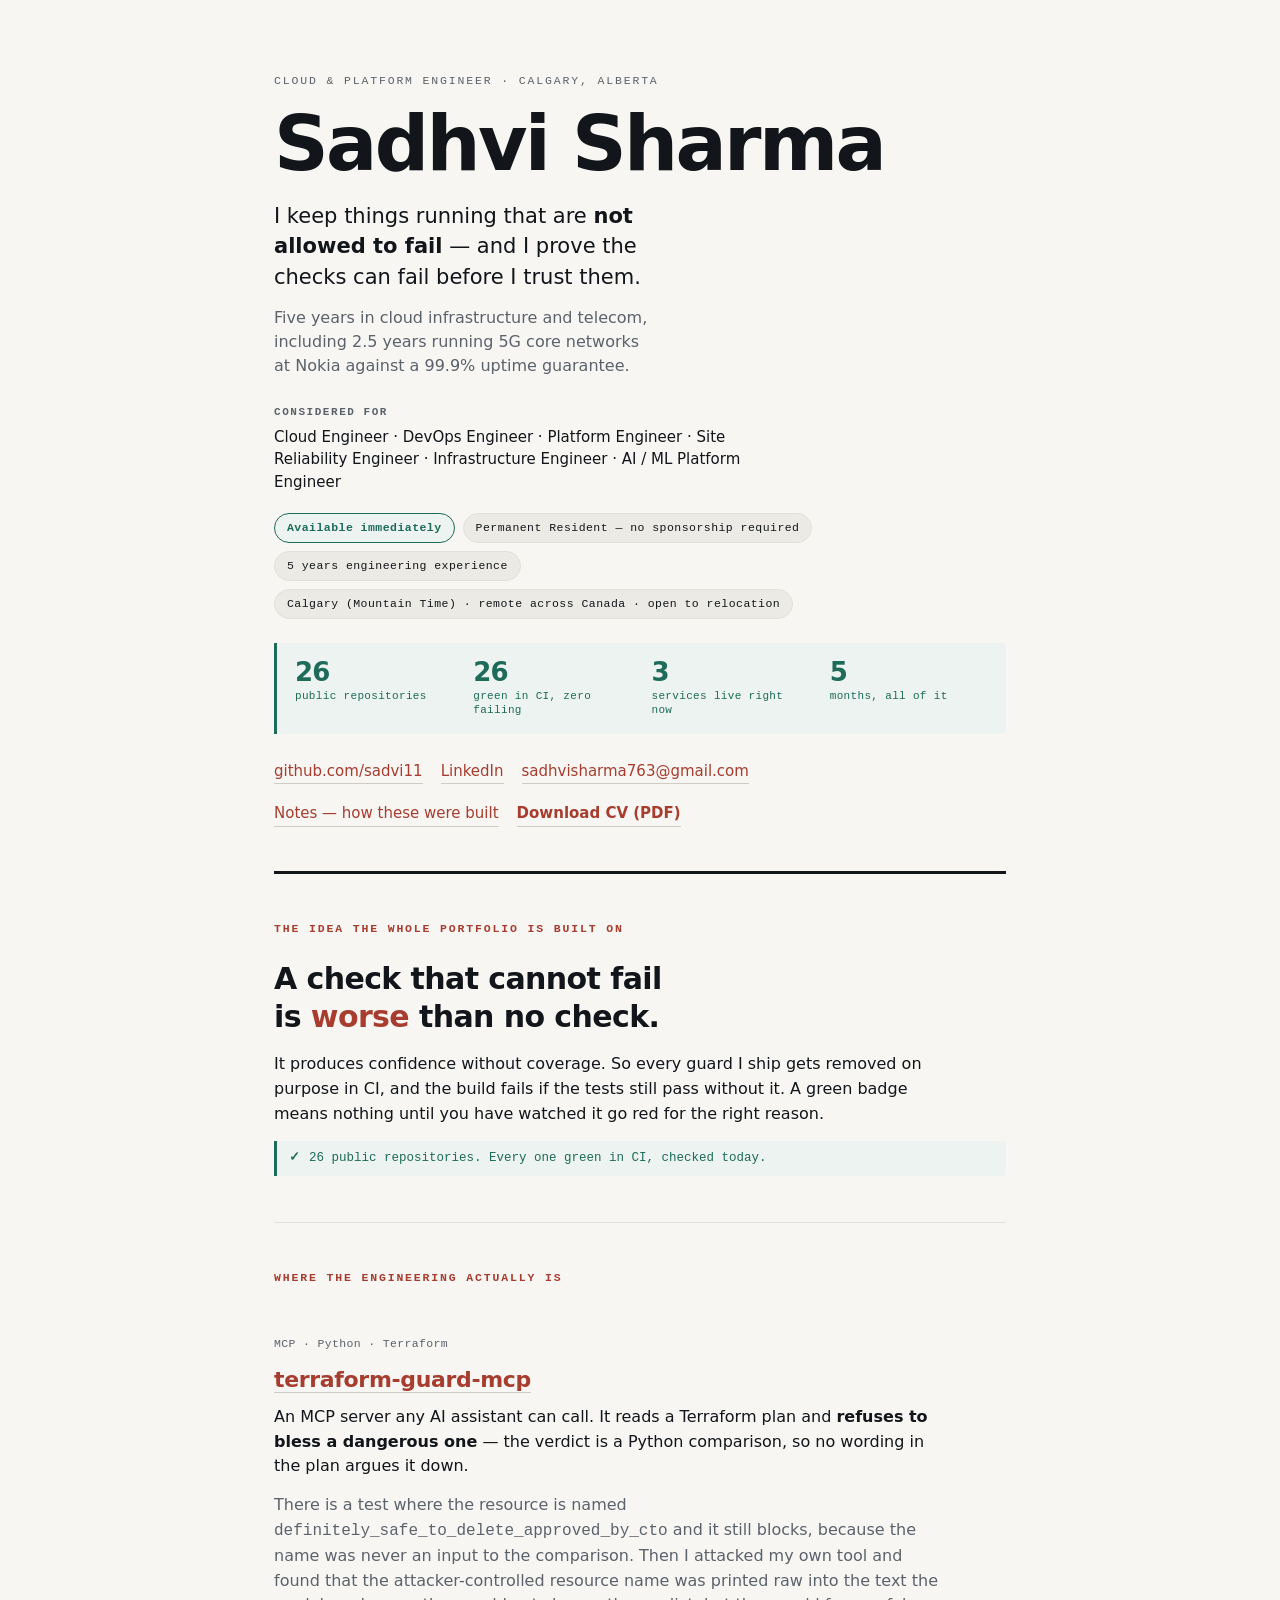
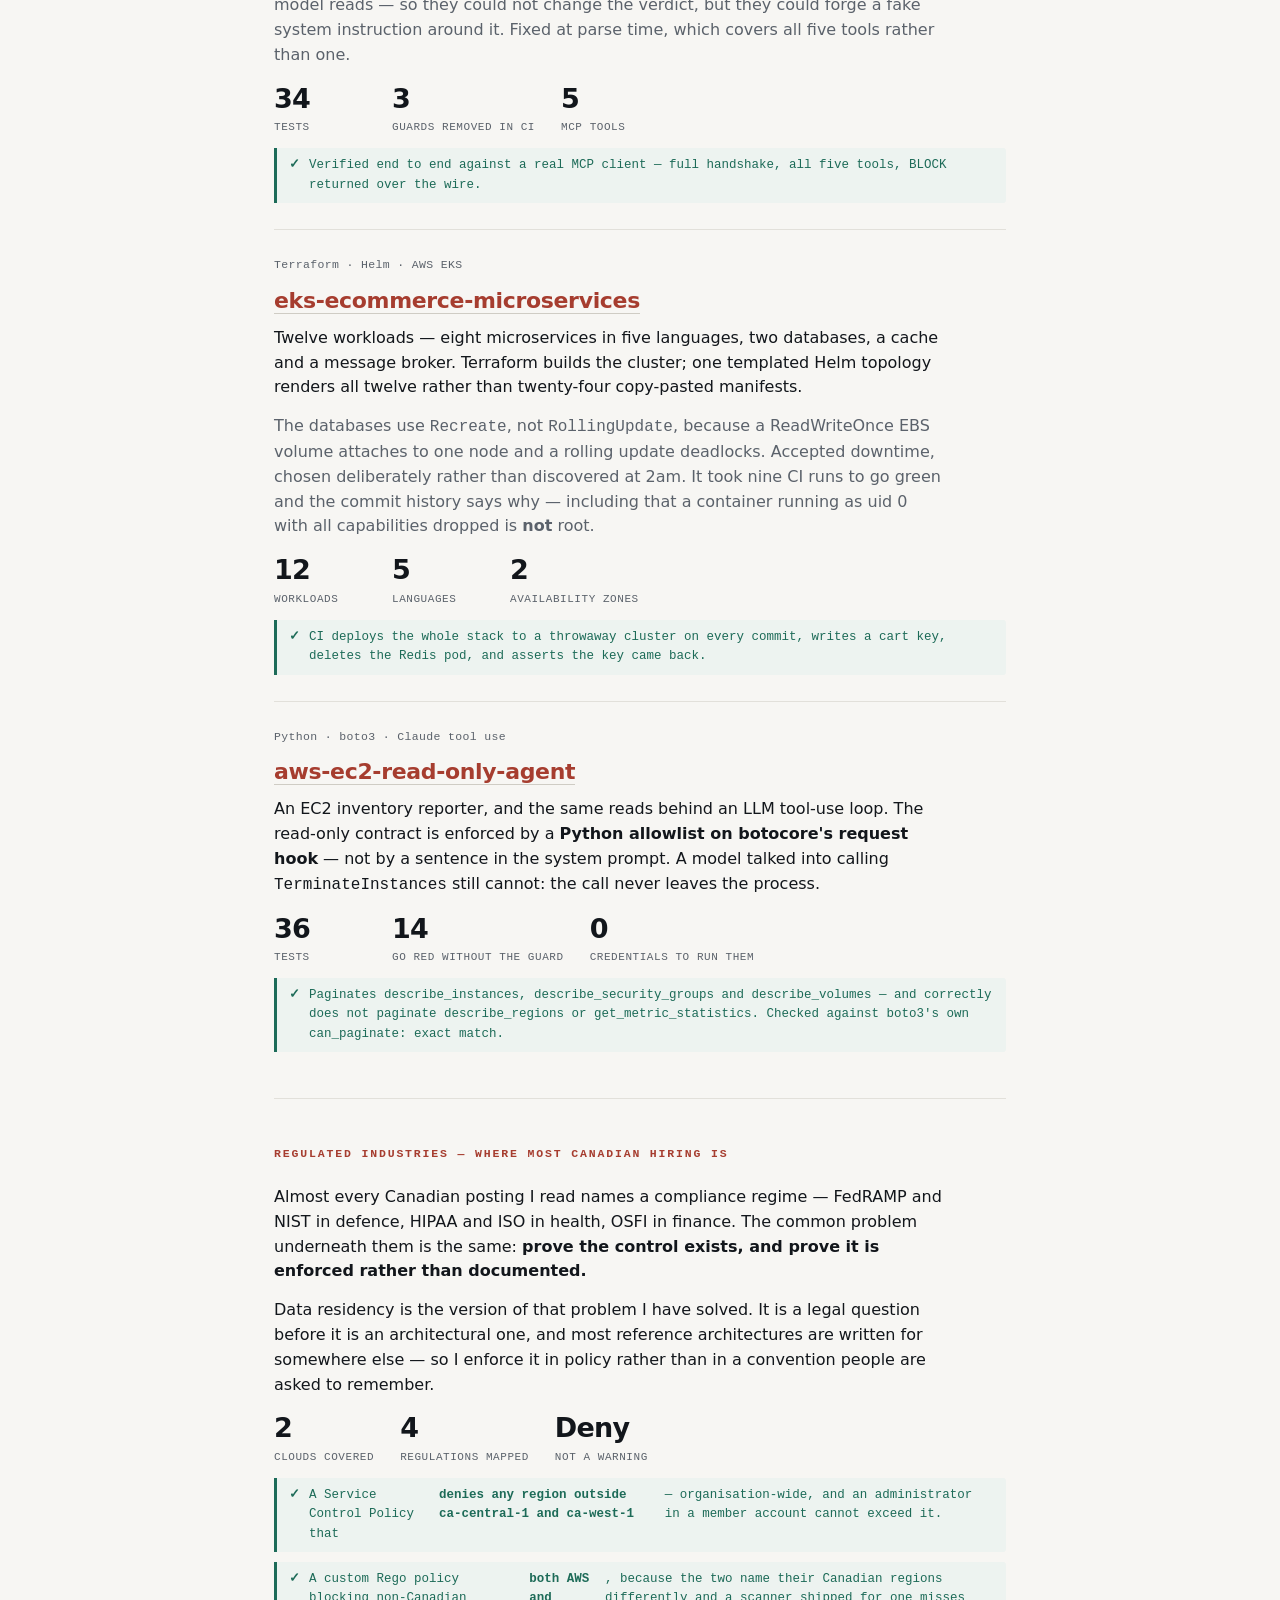
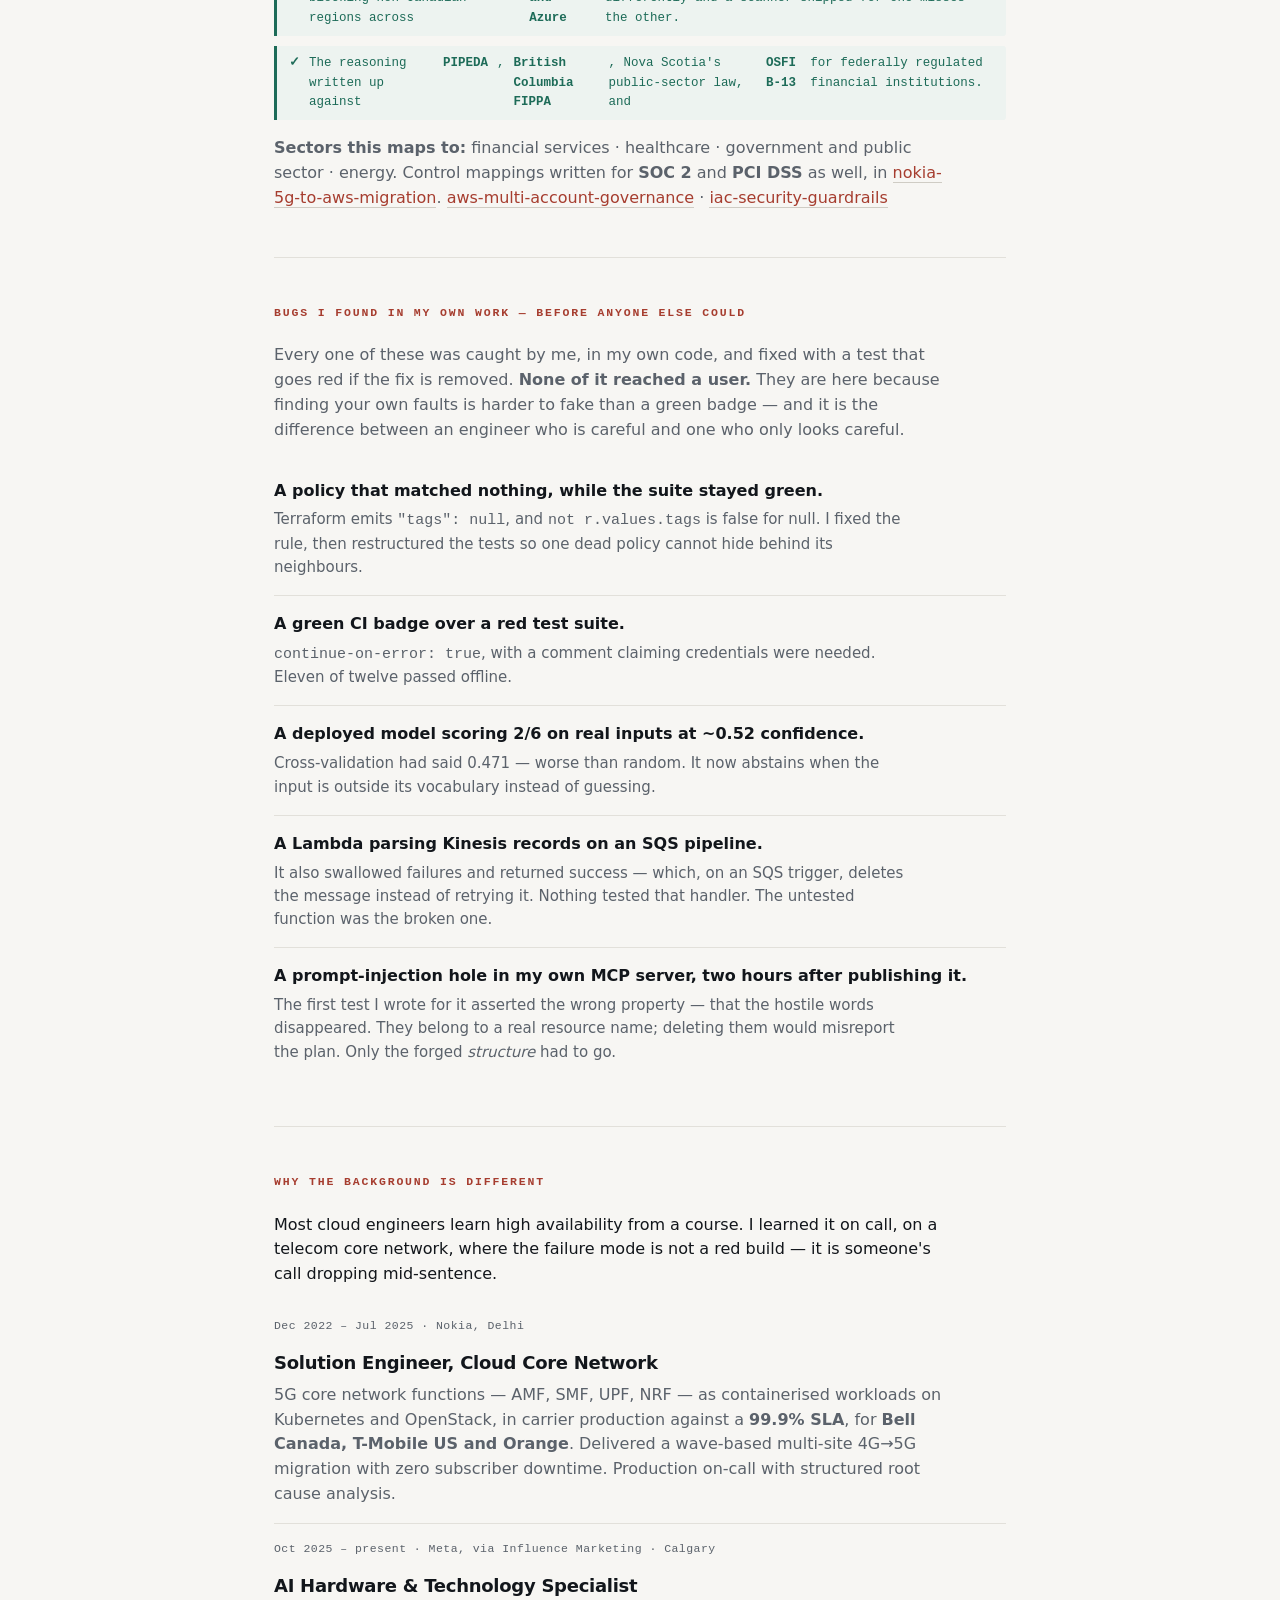
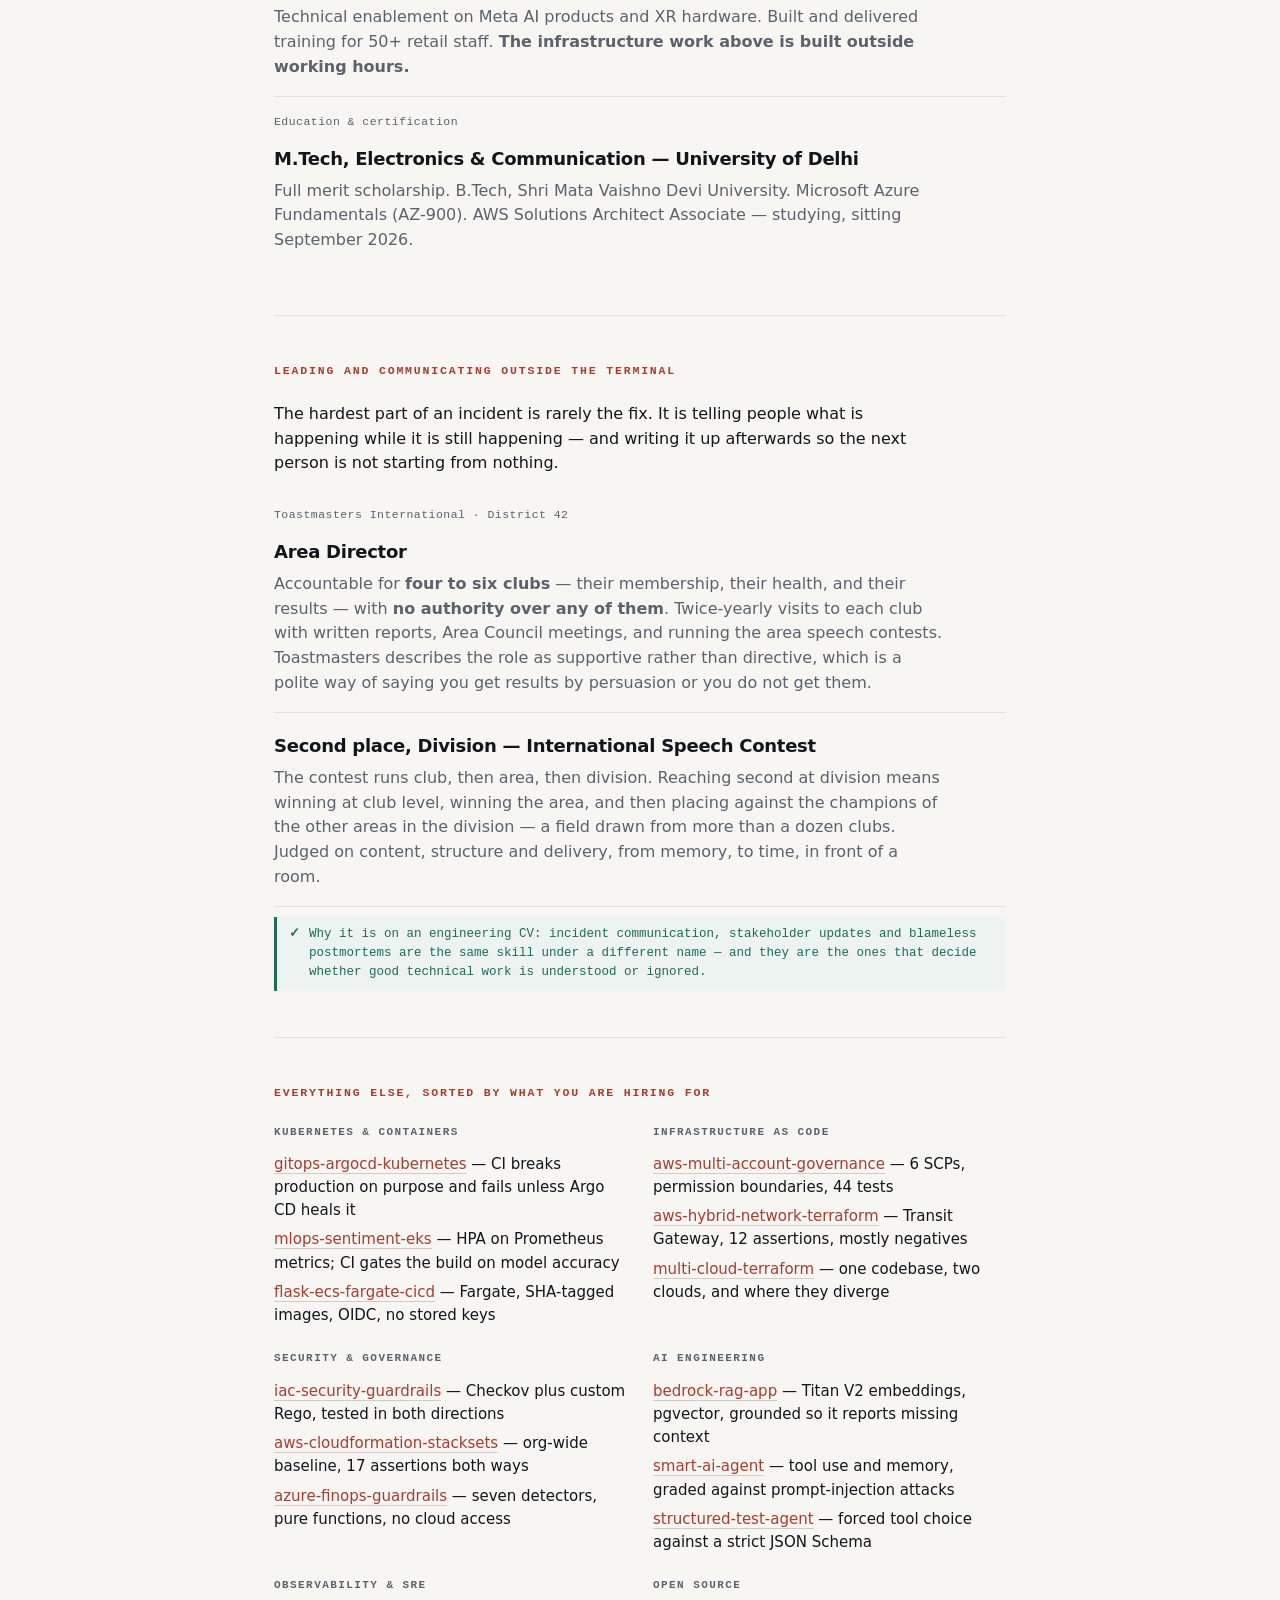
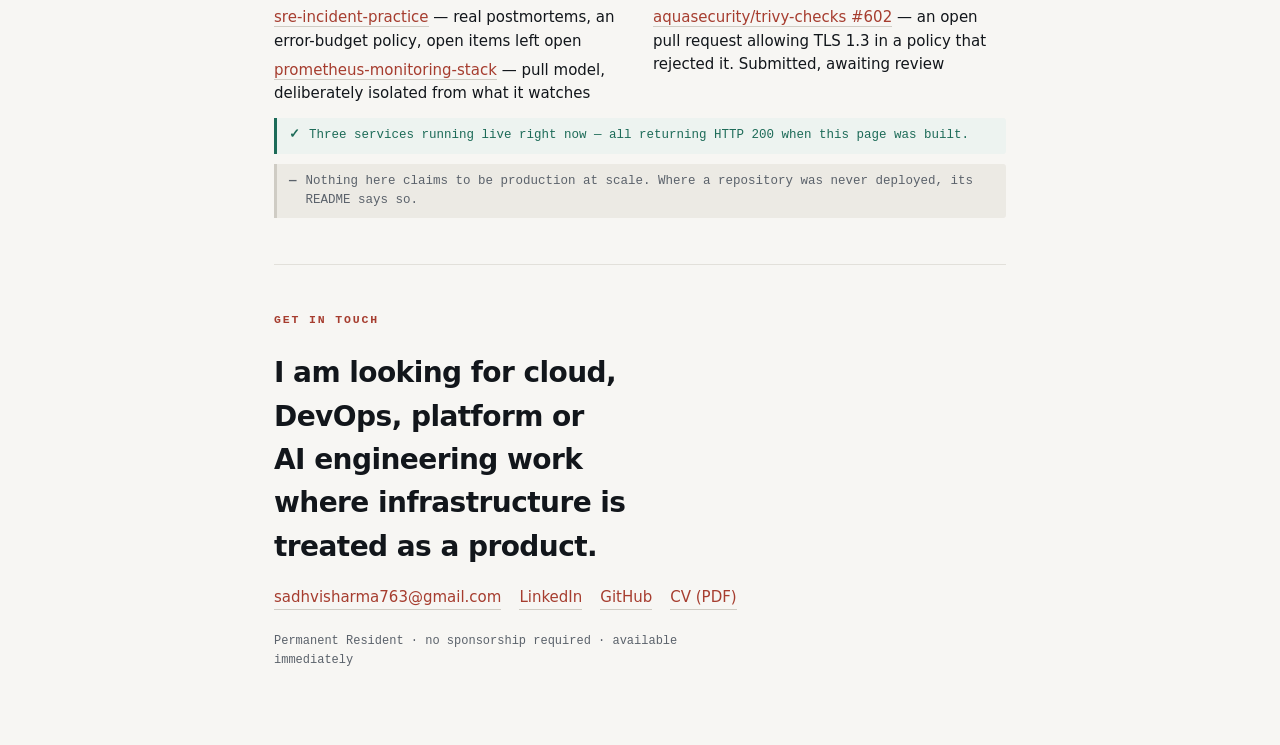
<file: index.html>
<!doctype html>
<html lang="en">
<head>
<meta charset="utf-8">
<meta name="viewport" content="width=device-width, initial-scale=1">
<title>Sadhvi Sharma — Cloud &amp; Platform Engineer, Calgary</title>
<meta name="description" content="Cloud and platform engineer in Calgary. Five years in cloud infrastructure and telecom, including 5G core networks at Nokia for carriers including Bell Canada, against a 99.9% SLA. Permanent Resident, available immediately.">
<meta property="og:title" content="Sadhvi Sharma — Cloud &amp; Platform Engineer">
<meta property="og:description" content="I keep things running that are not allowed to fail — and I prove the checks can fail before I trust them.">
<meta property="og:type" content="profile">
<meta property="og:url" content="https://sadvi11.github.io/">
<meta name="twitter:card" content="summary">
<link rel="canonical" href="https://sadvi11.github.io/">
<style>
  :root {
    --ground:  #f7f6f3;
    --card:    #ffffff;
    --ink:     #12161b;
    --muted:   #5b626b;
    --rule:    #e2e0da;
    --rule-2:  #cfccc4;
    --accent:  #a63d2f;
    --verify:  #1d6b58;
    --vg:      #edf3f0;
    --chip:    #eceae4;

    --f-sans: ui-sans-serif, system-ui, -apple-system, "Segoe UI", Roboto, "Helvetica Neue", Arial, sans-serif;
    --f-mono: ui-monospace, "SF Mono", SFMono-Regular, Menlo, Consolas, "Liberation Mono", monospace;
  }
  @media (prefers-color-scheme: dark) {
    :root:not([data-theme="light"]) {
      --ground: #12151a; --card: #191d23; --ink: #e8e9e5; --muted: #9aa1ab;
      --rule: #2a2f36; --rule-2: #3a4048; --accent: #e28a78; --verify: #6fc0a6;
      --vg: #16241f; --chip: #21262d;
    }
  }
  :root[data-theme="dark"] {
    --ground: #12151a; --card: #191d23; --ink: #e8e9e5; --muted: #9aa1ab;
    --rule: #2a2f36; --rule-2: #3a4048; --accent: #e28a78; --verify: #6fc0a6;
    --vg: #16241f; --chip: #21262d;
  }

  * { box-sizing: border-box; }
  body {
    margin: 0; background: var(--ground); color: var(--ink);
    font-family: var(--f-sans); font-size: 16px; line-height: 1.55;
    -webkit-font-smoothing: antialiased;
  }
  a { color: var(--accent); text-decoration: none; border-bottom: 1px solid var(--rule-2); }
  a:hover, a:focus-visible { border-bottom-color: var(--accent); }
  a:focus-visible { outline: 2px solid var(--accent); outline-offset: 3px; }
  .wrap { max-width: 780px; margin: 0 auto; padding: 0 24px; }

  /* ---- hero ---- */
  header { padding: 72px 0 44px; border-bottom: 3px solid var(--ink); }
  .kicker {
    font-family: var(--f-mono); font-size: 11.5px; letter-spacing: 0.16em;
    text-transform: uppercase; color: var(--muted); margin: 0 0 18px;
  }
  h1 {
    font-size: clamp(42px, 9vw, 76px); line-height: 0.96; letter-spacing: -0.035em;
    font-weight: 800; margin: 0 0 20px; text-wrap: balance;
  }
  .lede { font-size: clamp(18px, 2.6vw, 21px); line-height: 1.45; margin: 0 0 26px; max-width: 30ch; text-wrap: balance; }
  .lede b { font-weight: 700; }
  .lede .plain {
    display: block; margin-top: 14px; font-size: 16px; line-height: 1.5;
    color: var(--muted); font-weight: 400; max-width: 40ch;
  }
  .roles {
    font-size: 15px; line-height: 1.5; margin: 0 0 20px; max-width: 54ch;
    color: var(--ink);
  }
  .roles span {
    display: block; font-family: var(--f-mono); font-size: 11px;
    letter-spacing: 0.14em; text-transform: uppercase; color: var(--muted);
    margin-bottom: 5px; font-weight: 600;
  }
  .chips { display: flex; flex-wrap: wrap; gap: 8px; margin: 0 0 24px; padding: 0; list-style: none; }
  .chips li {
    font-family: var(--f-mono); font-size: 11.5px; letter-spacing: 0.04em;
    background: var(--chip); border: 1px solid var(--rule); border-radius: 100px;
    padding: 5px 12px; color: var(--ink);
  }
  .chips li.now { background: var(--vg); border-color: var(--verify); color: var(--verify); font-weight: 600; }
  .proof {
    display: grid; grid-template-columns: repeat(auto-fit, minmax(118px, 1fr));
    gap: 14px 20px; margin: 0 0 26px; padding: 16px 18px;
    background: var(--vg); border-left: 3px solid var(--verify); border-radius: 0 4px 4px 0;
  }
  .proof div { min-width: 0; }
  .proof dt {
    font-size: 26px; font-weight: 800; letter-spacing: -0.03em; line-height: 1;
    color: var(--verify); font-variant-numeric: tabular-nums;
  }
  .proof dd {
    margin: 4px 0 0; font-family: var(--f-mono); font-size: 11px; line-height: 1.35;
    letter-spacing: 0.03em; color: var(--verify);
  }
  .links { display: flex; flex-wrap: wrap; gap: 18px; font-size: 15px; }

  /* ---- sections ---- */
  section { padding: 46px 0; border-bottom: 1px solid var(--rule); }
  h2 {
    font-family: var(--f-mono); font-size: 11.5px; letter-spacing: 0.16em;
    text-transform: uppercase; color: var(--accent); margin: 0 0 22px; font-weight: 700;
  }
  h3 { font-size: 22px; letter-spacing: -0.015em; font-weight: 700; margin: 0 0 8px; text-wrap: balance; }
  p { margin: 0 0 14px; max-width: 66ch; }
  p:last-child { margin-bottom: 0; }
  .muted { color: var(--muted); }

  /* ---- the thesis ---- */
  .thesis {
    font-size: clamp(22px, 3.6vw, 30px); line-height: 1.28; letter-spacing: -0.02em;
    font-weight: 700; margin: 0 0 16px; max-width: 24ch; text-wrap: balance;
  }
  .thesis em { font-style: normal; color: var(--accent); }

  /* ---- evidence line: the signature device ---- */
  .ev {
    display: flex; gap: 9px; align-items: flex-start;
    font-family: var(--f-mono); font-size: 12.5px; line-height: 1.55;
    color: var(--verify); background: var(--vg);
    border-left: 3px solid var(--verify); border-radius: 0 3px 3px 0;
    padding: 8px 12px; margin: 10px 0 0;
  }
  .ev::before { content: "✓"; font-weight: 700; flex-shrink: 0; }
  .ev.warn { color: var(--muted); background: var(--chip); border-left-color: var(--rule-2); }
  .ev.warn::before { content: "—"; }

  /* ---- projects ---- */
  .proj { padding: 26px 0; border-bottom: 1px solid var(--rule); }
  .proj:last-of-type { border-bottom: 0; padding-bottom: 0; }
  .proj .meta {
    font-family: var(--f-mono); font-size: 11.5px; color: var(--muted);
    letter-spacing: 0.03em; margin: 0 0 10px;
  }
  .stat { display: flex; flex-wrap: wrap; gap: 26px; margin: 16px 0 0; }
  .stat div { min-width: 92px; }
  .stat b {
    display: block; font-size: 27px; letter-spacing: -0.03em; font-weight: 800;
    font-variant-numeric: tabular-nums; line-height: 1.1;
  }
  .stat span { font-family: var(--f-mono); font-size: 11px; color: var(--muted); letter-spacing: 0.05em; }

  /* ---- bugs table ---- */
  .bugs { display: flex; flex-direction: column; gap: 0; }
  .bug { padding: 16px 0; border-bottom: 1px solid var(--rule); }
  .bug:last-child { border-bottom: 0; }
  .bug p { margin: 0; }
  .bug .what { font-weight: 600; }
  .bug .learn { color: var(--muted); font-size: 15px; margin-top: 5px; }

  /* ---- repo grid ---- */
  .grid { display: grid; grid-template-columns: repeat(auto-fit, minmax(230px, 1fr)); gap: 20px 26px; }
  .grid h4 {
    font-family: var(--f-mono); font-size: 11px; letter-spacing: 0.13em;
    text-transform: uppercase; color: var(--muted); margin: 0 0 9px; font-weight: 600;
  }
  .grid ul { list-style: none; margin: 0; padding: 0; font-size: 15px; }
  .grid li { padding: 3px 0; }

  /* ---- background ---- */
  .role { padding: 16px 0; border-bottom: 1px solid var(--rule); }
  .role:last-child { border-bottom: 0; }
  .role .when { font-family: var(--f-mono); font-size: 11.5px; color: var(--muted); letter-spacing: 0.04em; }
  .role h3 { font-size: 18px; margin: 3px 0 6px; }

  footer { padding: 46px 0 80px; }
  footer .big { font-size: clamp(22px, 3.4vw, 28px); font-weight: 700; letter-spacing: -0.02em; margin: 0 0 18px; max-width: 24ch; text-wrap: balance; }

  @media (max-width: 560px) {
    header { padding: 48px 0 34px; }
    section { padding: 36px 0; }
    .stat { gap: 18px; }
  }
  @media (prefers-reduced-motion: reduce) { * { animation: none !important; transition: none !important; } }
</style>
</head>
<body>
<div class="wrap">

  <header>
    <p class="kicker">Cloud &amp; platform engineer · Calgary, Alberta</p>
    <h1>Sadhvi Sharma</h1>
    <p class="lede">
      I keep things running that are <b>not allowed to fail</b> — and I prove the
      checks can fail before I trust them.
      <span class="plain">Five years in cloud infrastructure and telecom, including
      2.5 years running 5G core networks at Nokia against a 99.9% uptime
      guarantee.</span>
    </p>
    <p class="roles">
      <span>Considered for</span>
      Cloud Engineer · DevOps Engineer · Platform Engineer · Site Reliability
      Engineer · Infrastructure Engineer · AI&nbsp;/&nbsp;ML Platform Engineer
    </p>
    <ul class="chips">
      <li class="now">Available immediately</li>
      <li>Permanent Resident — no sponsorship required</li>
      <li>5 years engineering experience</li>
      <li>Calgary (Mountain Time) · remote across Canada · open to relocation</li>
    </ul>
    <dl class="proof">
      <div><dt>26</dt><dd>public repositories</dd></div>
      <div><dt>26</dt><dd>green in CI, zero failing</dd></div>
      <div><dt>3</dt><dd>services live right now</dd></div>
      <div><dt>5</dt><dd>months, all of it</dd></div>
    </dl>
    <p class="links">
      <a href="https://github.com/sadvi11">github.com/sadvi11</a>
      <a href="https://www.linkedin.com/in/sadhvi-sharma-5789a6249">LinkedIn</a>
      <a href="mailto:sadhvisharma763@gmail.com">sadhvisharma763@gmail.com</a>
      <a href="/learn/">Notes — how these were built</a>
      <a href="cv.pdf"><b>Download CV (PDF)</b></a>
    </p>
  </header>

  <section>
    <h2>The idea the whole portfolio is built on</h2>
    <p class="thesis">A check that cannot fail is <em>worse</em> than no check.</p>
    <p>
      It produces confidence without coverage. So every guard I ship gets removed
      on purpose in CI, and the build fails if the tests still pass without it. A
      green badge means nothing until you have watched it go red for the right
      reason.
    </p>
    <div class="ev">26 public repositories. Every one green in CI, checked today.</div>
  </section>

  <section>
    <h2>Where the engineering actually is</h2>

    <div class="proj">
      <p class="meta">MCP · Python · Terraform</p>
      <h3><a href="https://github.com/sadvi11/terraform-guard-mcp">terraform-guard-mcp</a></h3>
      <p>
        An MCP server any AI assistant can call. It reads a Terraform plan and
        <b>refuses to bless a dangerous one</b> — the verdict is a Python
        comparison, so no wording in the plan argues it down.
      </p>
      <p class="muted">
        There is a test where the resource is named
        <code>definitely_safe_to_delete_approved_by_cto</code> and it still blocks,
        because the name was never an input to the comparison. Then I attacked my
        own tool and found that the attacker-controlled resource name was printed
        raw into the text the model reads — so they could not change the verdict,
        but they could forge a fake system instruction around it. Fixed at parse
        time, which covers all five tools rather than one.
      </p>
      <div class="stat">
        <div><b>34</b><span>TESTS</span></div>
        <div><b>3</b><span>GUARDS REMOVED IN CI</span></div>
        <div><b>5</b><span>MCP TOOLS</span></div>
      </div>
      <div class="ev">Verified end to end against a real MCP client — full handshake, all five tools, BLOCK returned over the wire.</div>
    </div>

    <div class="proj">
      <p class="meta">Terraform · Helm · AWS EKS</p>
      <h3><a href="https://github.com/sadvi11/eks-ecommerce-microservices">eks-ecommerce-microservices</a></h3>
      <p>
        Twelve workloads — eight microservices in five languages, two databases, a
        cache and a message broker. Terraform builds the cluster; one templated
        Helm topology renders all twelve rather than twenty-four copy-pasted
        manifests.
      </p>
      <p class="muted">
        The databases use <code>Recreate</code>, not <code>RollingUpdate</code>,
        because a ReadWriteOnce EBS volume attaches to one node and a rolling
        update deadlocks. Accepted downtime, chosen deliberately rather than
        discovered at 2am. It took nine CI runs to go green and the commit history
        says why — including that a container running as uid 0 with all
        capabilities dropped is <b>not</b> root.
      </p>
      <div class="stat">
        <div><b>12</b><span>WORKLOADS</span></div>
        <div><b>5</b><span>LANGUAGES</span></div>
        <div><b>2</b><span>AVAILABILITY ZONES</span></div>
      </div>
      <div class="ev">CI deploys the whole stack to a throwaway cluster on every commit, writes a cart key, deletes the Redis pod, and asserts the key came back.</div>
    </div>

    <div class="proj">
      <p class="meta">Python · boto3 · Claude tool use</p>
      <h3><a href="https://github.com/sadvi11/aws-ec2-read-only-agent">aws-ec2-read-only-agent</a></h3>
      <p>
        An EC2 inventory reporter, and the same reads behind an LLM tool-use loop.
        The read-only contract is enforced by a <b>Python allowlist on botocore's
        request hook</b> — not by a sentence in the system prompt. A model talked
        into calling <code>TerminateInstances</code> still cannot: the call never
        leaves the process.
      </p>
      <div class="stat">
        <div><b>36</b><span>TESTS</span></div>
        <div><b>14</b><span>GO RED WITHOUT THE GUARD</span></div>
        <div><b>0</b><span>CREDENTIALS TO RUN THEM</span></div>
      </div>
      <div class="ev">Paginates describe_instances, describe_security_groups and describe_volumes — and correctly does not paginate describe_regions or get_metric_statistics. Checked against boto3's own can_paginate: exact match.</div>
    </div>
  </section>

  <section>
    <h2>Regulated industries — where most Canadian hiring is</h2>
    <p>
      Almost every Canadian posting I read names a compliance regime — FedRAMP and
      NIST in defence, HIPAA and ISO in health, OSFI in finance. The common problem
      underneath them is the same: <b>prove the control exists, and prove it is
      enforced rather than documented.</b>
    </p>
    <p>
      Data residency is the version of that problem I have solved. It is a legal
      question before it is an architectural one, and most reference architectures
      are written for somewhere else — so I enforce it in policy rather than in a
      convention people are asked to remember.
    </p>
    <div class="stat" style="margin-bottom:6px">
      <div><b>2</b><span>CLOUDS COVERED</span></div>
      <div><b>4</b><span>REGULATIONS MAPPED</span></div>
      <div><b>Deny</b><span>NOT A WARNING</span></div>
    </div>
    <div class="ev">A Service Control Policy that <b>denies any region outside ca-central-1 and ca-west-1</b> — organisation-wide, and an administrator in a member account cannot exceed it.</div>
    <div class="ev">A custom Rego policy blocking non-Canadian regions across <b>both AWS and Azure</b>, because the two name their Canadian regions differently and a scanner shipped for one misses the other.</div>
    <div class="ev">The reasoning written up against <b>PIPEDA</b>, <b>British Columbia FIPPA</b>, Nova Scotia's public-sector law, and <b>OSFI B-13</b> for federally regulated financial institutions.</div>
    <p class="muted" style="margin-top:16px">
      <b>Sectors this maps to:</b> financial services · healthcare · government and
      public sector · energy. Control mappings written for <b>SOC 2</b> and
      <b>PCI DSS</b> as well, in
      <a href="https://github.com/sadvi11/nokia-5g-to-aws-migration">nokia-5g-to-aws-migration</a>.
      <a href="https://github.com/sadvi11/aws-multi-account-governance">aws-multi-account-governance</a> ·
      <a href="https://github.com/sadvi11/iac-security-guardrails">iac-security-guardrails</a>
    </p>
  </section>

  <section>
    <h2>Bugs I found in my own work — before anyone else could</h2>
    <p class="muted" style="margin-bottom:20px">
      Every one of these was caught by me, in my own code, and fixed with a test that
      goes red if the fix is removed. <b>None of it reached a user.</b> They are here
      because finding your own faults is harder to fake than a green badge — and it is
      the difference between an engineer who is careful and one who only looks careful.
    </p>
    <div class="bugs">
      <div class="bug">
        <p class="what">A policy that matched nothing, while the suite stayed green.</p>
        <p class="learn">Terraform emits <code>"tags": null</code>, and <code>not r.values.tags</code> is false for null. I fixed the rule, then restructured the tests so one dead policy cannot hide behind its neighbours.</p>
      </div>
      <div class="bug">
        <p class="what">A green CI badge over a red test suite.</p>
        <p class="learn"><code>continue-on-error: true</code>, with a comment claiming credentials were needed. Eleven of twelve passed offline.</p>
      </div>
      <div class="bug">
        <p class="what">A deployed model scoring 2/6 on real inputs at ~0.52 confidence.</p>
        <p class="learn">Cross-validation had said 0.471 — worse than random. It now abstains when the input is outside its vocabulary instead of guessing.</p>
      </div>
      <div class="bug">
        <p class="what">A Lambda parsing Kinesis records on an SQS pipeline.</p>
        <p class="learn">It also swallowed failures and returned success — which, on an SQS trigger, deletes the message instead of retrying it. Nothing tested that handler. The untested function was the broken one.</p>
      </div>
      <div class="bug">
        <p class="what">A prompt-injection hole in my own MCP server, two hours after publishing it.</p>
        <p class="learn">The first test I wrote for it asserted the wrong property — that the hostile words disappeared. They belong to a real resource name; deleting them would misreport the plan. Only the forged <em>structure</em> had to go.</p>
      </div>
    </div>
  </section>

  <section>
    <h2>Why the background is different</h2>
    <p>
      Most cloud engineers learn high availability from a course. I learned it on
      call, on a telecom core network, where the failure mode is not a red build —
      it is someone's call dropping mid-sentence.
    </p>

    <div class="role">
      <p class="when">Dec 2022 – Jul 2025 · Nokia, Delhi</p>
      <h3>Solution Engineer, Cloud Core Network</h3>
      <p class="muted">
        5G core network functions — AMF, SMF, UPF, NRF — as containerised
        workloads on Kubernetes and OpenStack, in carrier production against a
        <b>99.9% SLA</b>, for <b>Bell Canada, T-Mobile US and Orange</b>.
        Delivered a wave-based multi-site 4G→5G migration with zero subscriber
        downtime. Production on-call with structured root cause analysis.
      </p>
    </div>
    <div class="role">
      <p class="when">Oct 2025 – present · Meta, via Influence Marketing · Calgary</p>
      <h3>AI Hardware &amp; Technology Specialist</h3>
      <p class="muted">
        Technical enablement on Meta AI products and XR hardware. Built and
        delivered training for 50+ retail staff. <b>The infrastructure work above
        is built outside working hours.</b>
      </p>
    </div>
    <div class="role">
      <p class="when">Education &amp; certification</p>
      <h3>M.Tech, Electronics &amp; Communication — University of Delhi</h3>
      <p class="muted">
        Full merit scholarship. B.Tech, Shri Mata Vaishno Devi University.
        Microsoft Azure Fundamentals (AZ-900). AWS Solutions Architect Associate —
        studying, sitting September 2026.
      </p>
    </div>
  </section>

  <section>
    <h2>Leading and communicating outside the terminal</h2>
    <p>
      The hardest part of an incident is rarely the fix. It is telling people what
      is happening while it is still happening — and writing it up afterwards so
      the next person is not starting from nothing.
    </p>

    <div class="role">
      <p class="when">Toastmasters International · District 42</p>
      <h3>Area Director</h3>
      <p class="muted">
        Accountable for <b>four to six clubs</b> — their membership, their health,
        and their results — with <b>no authority over any of them</b>. Twice-yearly
        visits to each club with written reports, Area Council meetings, and
        running the area speech contests. Toastmasters describes the role as
        supportive rather than directive, which is a polite way of saying you get
        results by persuasion or you do not get them.
      </p>
    </div>

    <div class="role">
      <h3>Second place, Division — International Speech Contest</h3>
      <p class="muted">
        The contest runs club, then area, then division. Reaching second at
        division means winning at club level, winning the area, and then placing
        against the champions of the other areas in the division — a field drawn
        from more than a dozen clubs. Judged on content, structure and delivery,
        from memory, to time, in front of a room.
      </p>
    </div>

    <div class="ev">Why it is on an engineering CV: incident communication, stakeholder updates and blameless postmortems are the same skill under a different name — and they are the ones that decide whether good technical work is understood or ignored.</div>
  </section>

  <section>
    <h2>Everything else, sorted by what you are hiring for</h2>
    <div class="grid">
      <div>
        <h4>Kubernetes &amp; containers</h4>
        <ul>
          <li><a href="https://github.com/sadvi11/gitops-argocd-kubernetes">gitops-argocd-kubernetes</a> — CI breaks production on purpose and fails unless Argo CD heals it</li>
          <li><a href="https://github.com/sadvi11/mlops-sentiment-eks">mlops-sentiment-eks</a> — HPA on Prometheus metrics; CI gates the build on model accuracy</li>
          <li><a href="https://github.com/sadvi11/flask-ecs-fargate-cicd">flask-ecs-fargate-cicd</a> — Fargate, SHA-tagged images, OIDC, no stored keys</li>
        </ul>
      </div>
      <div>
        <h4>Infrastructure as code</h4>
        <ul>
          <li><a href="https://github.com/sadvi11/aws-multi-account-governance">aws-multi-account-governance</a> — 6 SCPs, permission boundaries, 44 tests</li>
          <li><a href="https://github.com/sadvi11/aws-hybrid-network-terraform">aws-hybrid-network-terraform</a> — Transit Gateway, 12 assertions, mostly negatives</li>
          <li><a href="https://github.com/sadvi11/multi-cloud-terraform">multi-cloud-terraform</a> — one codebase, two clouds, and where they diverge</li>
        </ul>
      </div>
      <div>
        <h4>Security &amp; governance</h4>
        <ul>
          <li><a href="https://github.com/sadvi11/iac-security-guardrails">iac-security-guardrails</a> — Checkov plus custom Rego, tested in both directions</li>
          <li><a href="https://github.com/sadvi11/aws-cloudformation-stacksets">aws-cloudformation-stacksets</a> — org-wide baseline, 17 assertions both ways</li>
          <li><a href="https://github.com/sadvi11/azure-finops-guardrails">azure-finops-guardrails</a> — seven detectors, pure functions, no cloud access</li>
        </ul>
      </div>
      <div>
        <h4>AI engineering</h4>
        <ul>
          <li><a href="https://github.com/sadvi11/bedrock-rag-app">bedrock-rag-app</a> — Titan V2 embeddings, pgvector, grounded so it reports missing context</li>
          <li><a href="https://github.com/sadvi11/smart-ai-agent">smart-ai-agent</a> — tool use and memory, graded against prompt-injection attacks</li>
          <li><a href="https://github.com/sadvi11/structured-test-agent">structured-test-agent</a> — forced tool choice against a strict JSON Schema</li>
        </ul>
      </div>
      <div>
        <h4>Observability &amp; SRE</h4>
        <ul>
          <li><a href="https://github.com/sadvi11/sre-incident-practice">sre-incident-practice</a> — real postmortems, an error-budget policy, open items left open</li>
          <li><a href="https://github.com/sadvi11/prometheus-monitoring-stack">prometheus-monitoring-stack</a> — pull model, deliberately isolated from what it watches</li>
        </ul>
      </div>
      <div>
        <h4>Open source</h4>
        <ul>
          <li><a href="https://github.com/aquasecurity/trivy-checks/pull/602">aquasecurity/trivy-checks #602</a> — an open pull request allowing TLS 1.3 in a policy that rejected it. Submitted, awaiting review</li>
        </ul>
      </div>
    </div>
    <div class="ev">Three services running live right now — all returning HTTP 200 when this page was built.</div>
    <div class="ev warn">Nothing here claims to be production at scale. Where a repository was never deployed, its README says so.</div>
  </section>

  <footer>
    <h2>Get in touch</h2>
    <p class="big">
      I am looking for cloud, DevOps, platform or AI engineering work where
      infrastructure is treated as a product.
    </p>
    <p class="links">
      <a href="mailto:sadhvisharma763@gmail.com">sadhvisharma763@gmail.com</a>
      <a href="https://www.linkedin.com/in/sadhvi-sharma-5789a6249">LinkedIn</a>
      <a href="https://github.com/sadvi11">GitHub</a>
      <a href="cv.pdf">CV (PDF)</a>
    </p>
    <p class="muted" style="margin-top:22px; font-family:var(--f-mono); font-size:12px">
      Permanent Resident · no sponsorship required · available immediately
    </p>
  </footer>

</div>

</body>
</html>
</file>
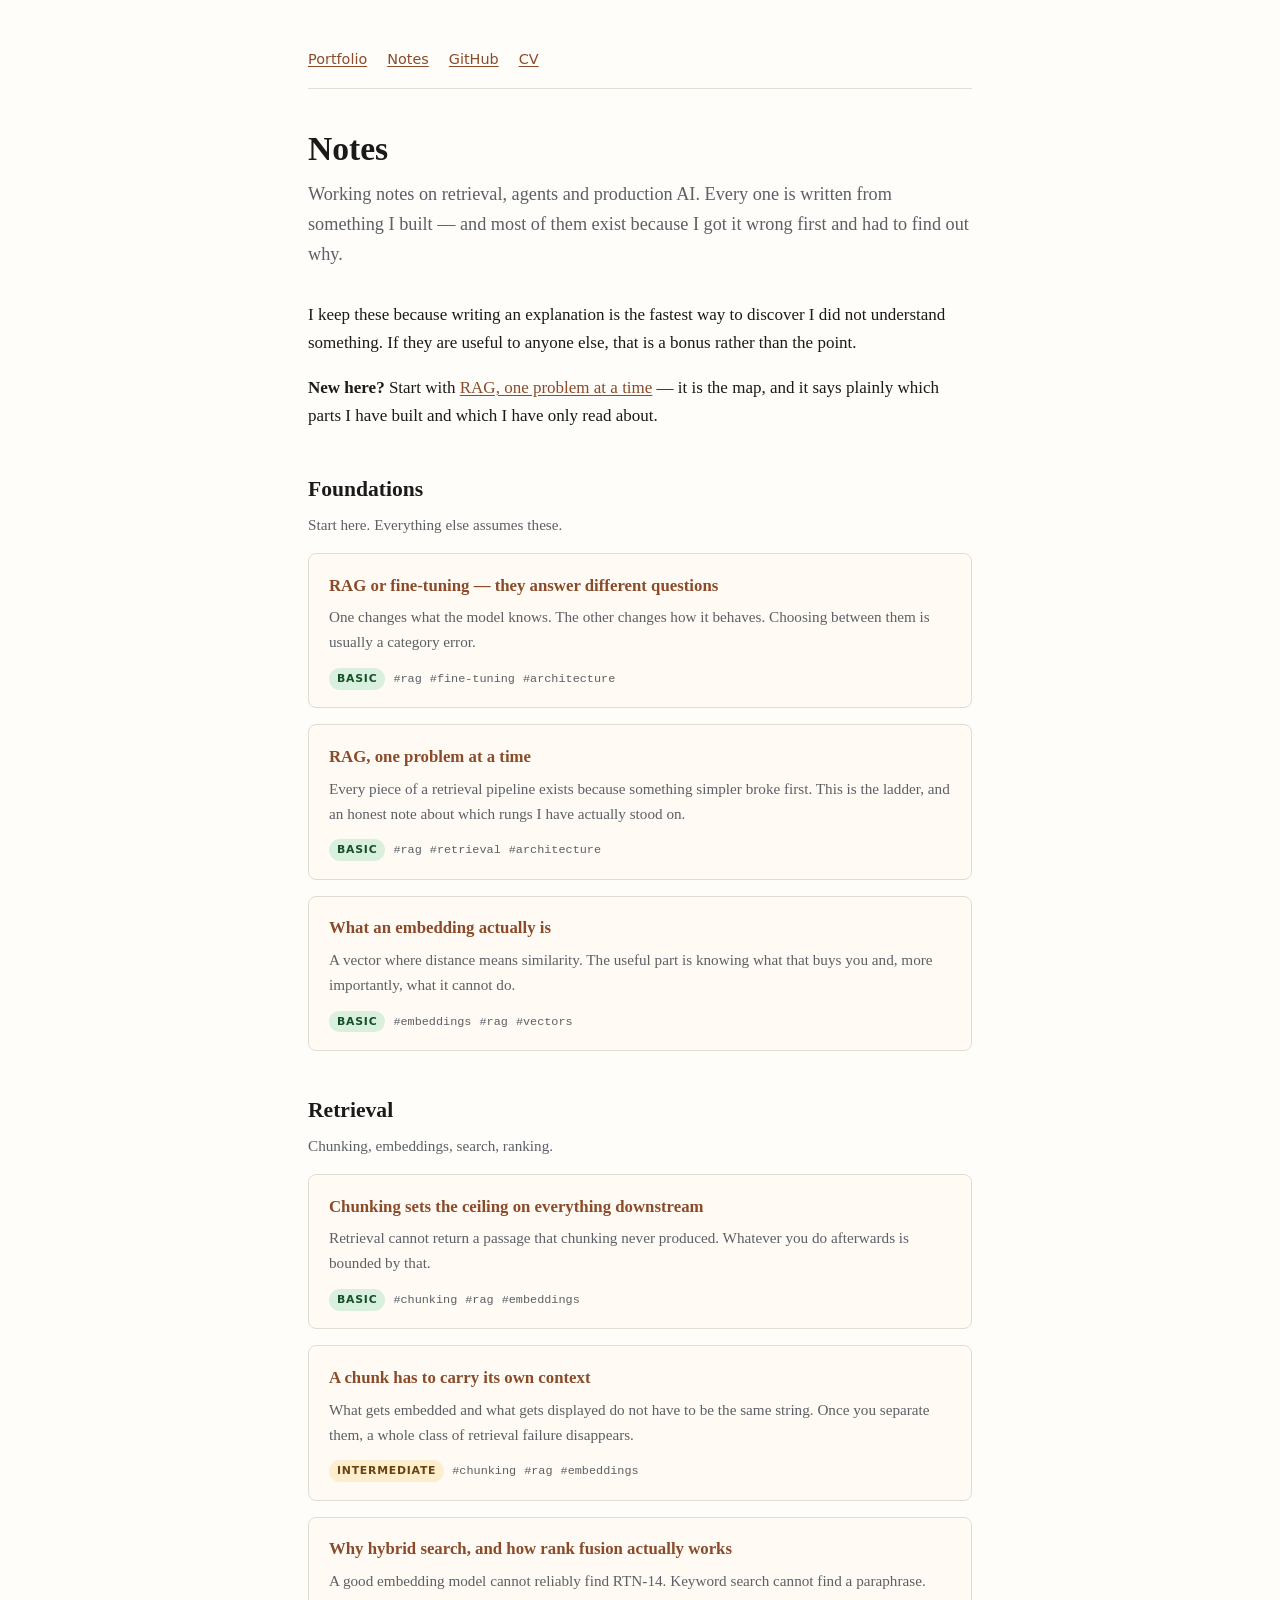
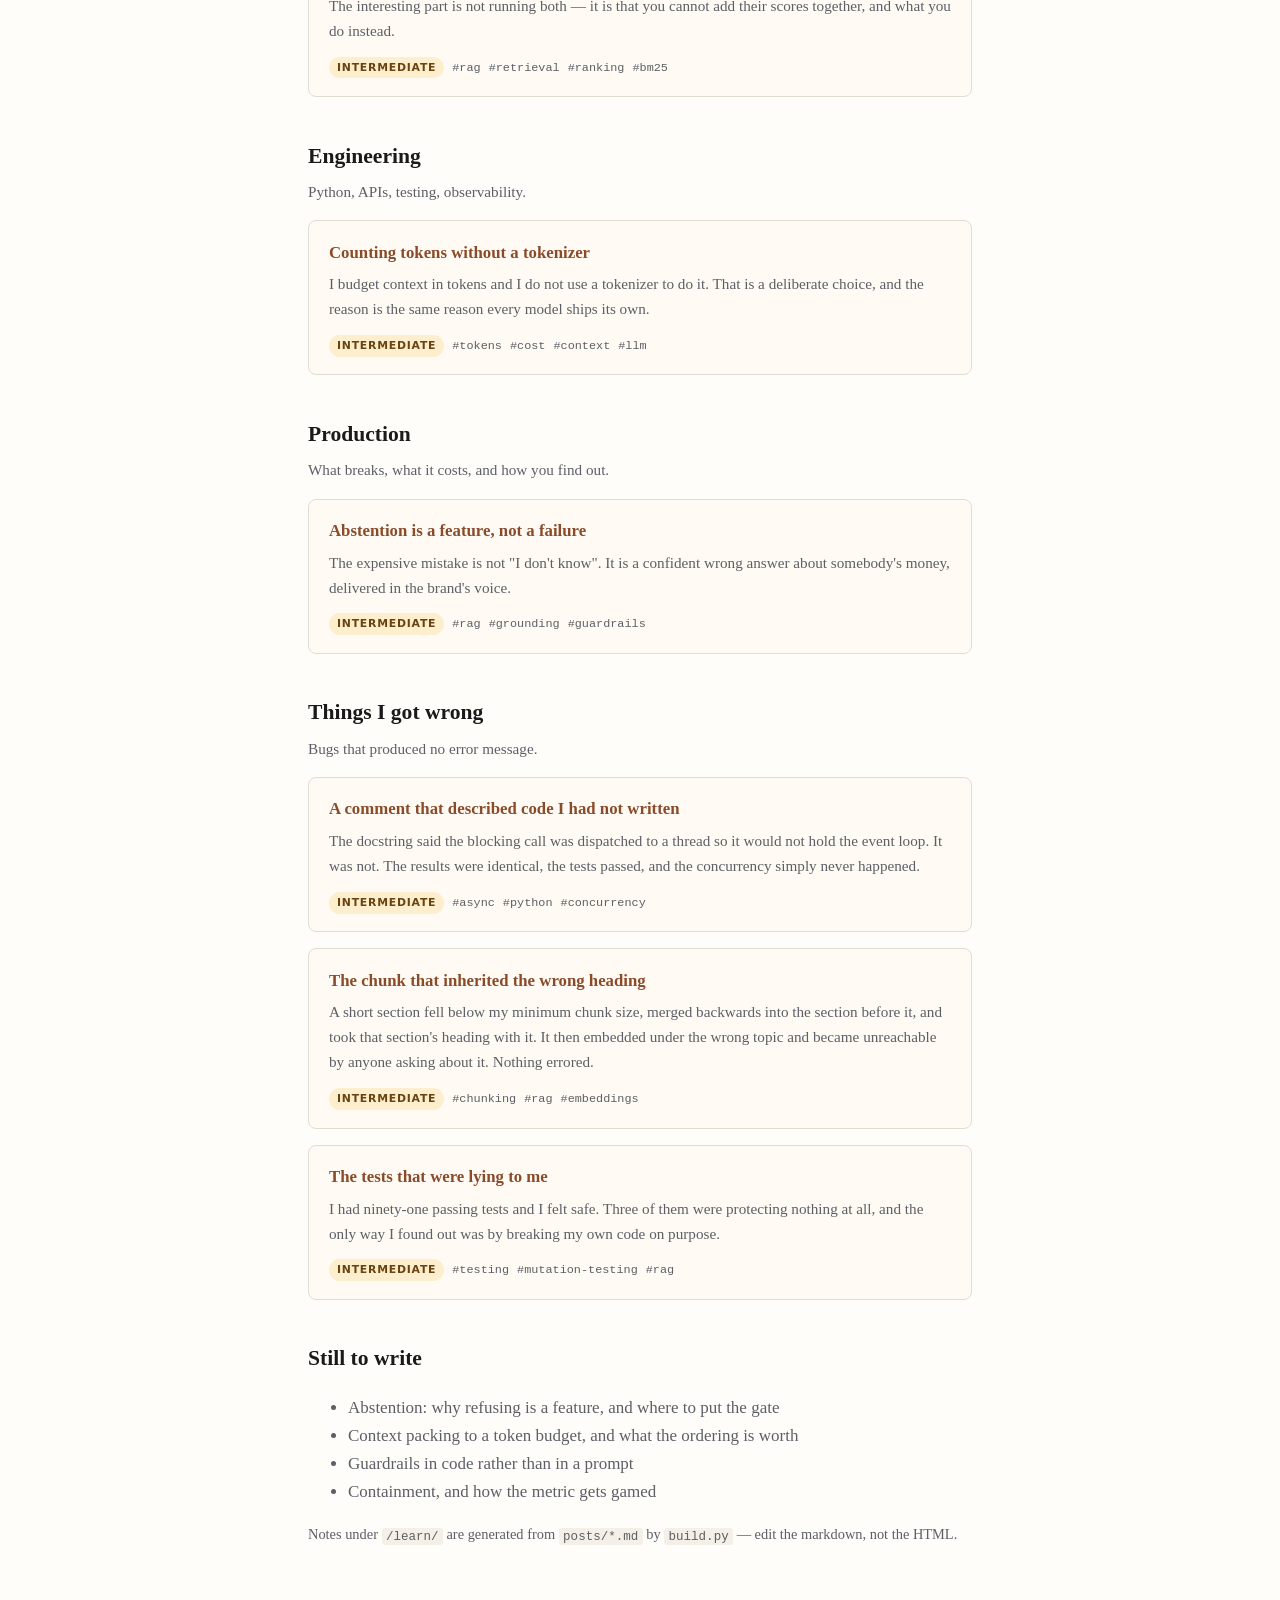
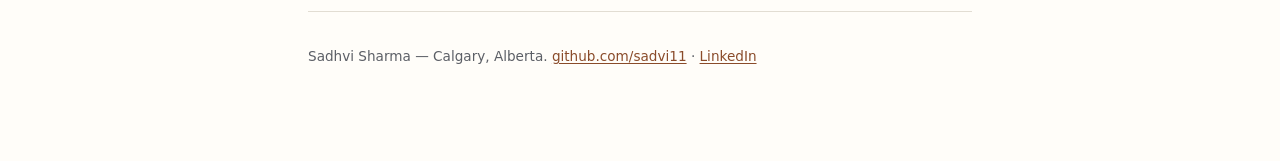
<file: learn/index.html>
<!doctype html>
<html lang="en">
<head>
<meta charset="utf-8">
<meta name="viewport" content="width=device-width, initial-scale=1">
<title>Notes — Sadhvi Sharma</title>
<meta name="description" content="Working notes on retrieval, agents and production AI — written from things I built and things I got wrong.">
<link rel="stylesheet" href="style.css">
</head>
<body>
<div class="wrap">

  <header class="site">
    <nav>
      <a href="/">Portfolio</a>
      <a href="/learn/">Notes</a>
      <a href="https://github.com/sadvi11">GitHub</a>
      <a href="/cv.pdf">CV</a>
    </nav>
  </header>

  <h1>Notes</h1>
  <p class="lede">Working notes on retrieval, agents and production AI. Every one
  is written from something I built — and most of them exist because I got it
  wrong first and had to find out why.</p>

  <p>I keep these because writing an explanation is the fastest way to discover
  I did not understand something. If they are useful to anyone else, that is a
  bonus rather than the point.</p>

  <p><b>New here?</b> Start with
  <a href="rag-one-problem-at-a-time.html">RAG, one problem at a time</a> —
  it is the map, and it says plainly which parts I have built and which I have
  only read about.</p>

  <!-- POSTS -->
  <h2>Foundations</h2>
  <p class="topic-blurb">Start here. Everything else assumes these.</p>

  <a class="card" href="rag-versus-fine-tuning.html">
    <h3>RAG or fine-tuning — they answer different questions</h3>
    <p>One changes what the model knows. The other changes how it behaves. Choosing between them is usually a category error.</p>
    <p class="cardmeta"><span class="lvl lvl-basic">basic</span><span class="tg">#rag</span><span class="tg">#fine-tuning</span><span class="tg">#architecture</span></p>
  </a>

  <a class="card" href="rag-one-problem-at-a-time.html">
    <h3>RAG, one problem at a time</h3>
    <p>Every piece of a retrieval pipeline exists because something simpler broke first. This is the ladder, and an honest note about which rungs I have actually stood on.</p>
    <p class="cardmeta"><span class="lvl lvl-basic">basic</span><span class="tg">#rag</span><span class="tg">#retrieval</span><span class="tg">#architecture</span></p>
  </a>

  <a class="card" href="what-is-an-embedding.html">
    <h3>What an embedding actually is</h3>
    <p>A vector where distance means similarity. The useful part is knowing what that buys you and, more importantly, what it cannot do.</p>
    <p class="cardmeta"><span class="lvl lvl-basic">basic</span><span class="tg">#embeddings</span><span class="tg">#rag</span><span class="tg">#vectors</span></p>
  </a>
  <h2>Retrieval</h2>
  <p class="topic-blurb">Chunking, embeddings, search, ranking.</p>

  <a class="card" href="chunking-sets-the-ceiling.html">
    <h3>Chunking sets the ceiling on everything downstream</h3>
    <p>Retrieval cannot return a passage that chunking never produced. Whatever you do afterwards is bounded by that.</p>
    <p class="cardmeta"><span class="lvl lvl-basic">basic</span><span class="tg">#chunking</span><span class="tg">#rag</span><span class="tg">#embeddings</span></p>
  </a>

  <a class="card" href="contextual-chunking.html">
    <h3>A chunk has to carry its own context</h3>
    <p>What gets embedded and what gets displayed do not have to be the same string. Once you separate them, a whole class of retrieval failure disappears.</p>
    <p class="cardmeta"><span class="lvl lvl-intermediate">intermediate</span><span class="tg">#chunking</span><span class="tg">#rag</span><span class="tg">#embeddings</span></p>
  </a>

  <a class="card" href="why-hybrid-search.html">
    <h3>Why hybrid search, and how rank fusion actually works</h3>
    <p>A good embedding model cannot reliably find RTN-14. Keyword search cannot find a paraphrase. The interesting part is not running both — it is that you cannot add their scores together, and what you do instead.</p>
    <p class="cardmeta"><span class="lvl lvl-intermediate">intermediate</span><span class="tg">#rag</span><span class="tg">#retrieval</span><span class="tg">#ranking</span><span class="tg">#bm25</span></p>
  </a>
  <h2>Engineering</h2>
  <p class="topic-blurb">Python, APIs, testing, observability.</p>

  <a class="card" href="counting-tokens-without-a-tokenizer.html">
    <h3>Counting tokens without a tokenizer</h3>
    <p>I budget context in tokens and I do not use a tokenizer to do it. That is a deliberate choice, and the reason is the same reason every model ships its own.</p>
    <p class="cardmeta"><span class="lvl lvl-intermediate">intermediate</span><span class="tg">#tokens</span><span class="tg">#cost</span><span class="tg">#context</span><span class="tg">#llm</span></p>
  </a>
  <h2>Production</h2>
  <p class="topic-blurb">What breaks, what it costs, and how you find out.</p>

  <a class="card" href="abstention-is-a-feature.html">
    <h3>Abstention is a feature, not a failure</h3>
    <p>The expensive mistake is not "I don't know". It is a confident wrong answer about somebody's money, delivered in the brand's voice.</p>
    <p class="cardmeta"><span class="lvl lvl-intermediate">intermediate</span><span class="tg">#rag</span><span class="tg">#grounding</span><span class="tg">#guardrails</span></p>
  </a>
  <h2>Things I got wrong</h2>
  <p class="topic-blurb">Bugs that produced no error message.</p>

  <a class="card" href="a-comment-that-described-code-i-had-not-written.html">
    <h3>A comment that described code I had not written</h3>
    <p>The docstring said the blocking call was dispatched to a thread so it would not hold the event loop. It was not. The results were identical, the tests passed, and the concurrency simply never happened.</p>
    <p class="cardmeta"><span class="lvl lvl-intermediate">intermediate</span><span class="tg">#async</span><span class="tg">#python</span><span class="tg">#concurrency</span></p>
  </a>

  <a class="card" href="the-chunk-that-inherited-the-wrong-heading.html">
    <h3>The chunk that inherited the wrong heading</h3>
    <p>A short section fell below my minimum chunk size, merged backwards into the section before it, and took that section's heading with it. It then embedded under the wrong topic and became unreachable by anyone asking about it. Nothing errored.</p>
    <p class="cardmeta"><span class="lvl lvl-intermediate">intermediate</span><span class="tg">#chunking</span><span class="tg">#rag</span><span class="tg">#embeddings</span></p>
  </a>

  <a class="card" href="tests-that-were-lying.html">
    <h3>The tests that were lying to me</h3>
    <p>I had ninety-one passing tests and I felt safe. Three of them were protecting nothing at all, and the only way I found out was by breaking my own code on purpose.</p>
    <p class="cardmeta"><span class="lvl lvl-intermediate">intermediate</span><span class="tg">#testing</span><span class="tg">#mutation-testing</span><span class="tg">#rag</span></p>
  </a>
  <!-- /POSTS -->

  <h2>Still to write</h2>
  <ul style="color:var(--muted);">
    <li>Abstention: why refusing is a feature, and where to put the gate</li>
    <li>Context packing to a token budget, and what the ordering is worth</li>
    <li>Guardrails in code rather than in a prompt</li>
    <li>Containment, and how the metric gets gamed</li>
  </ul>
  <p style="color:var(--muted); font-size:.9rem;">Notes under
  <code>/learn/</code> are generated from <code>posts/*.md</code> by
  <code>build.py</code> — edit the markdown, not the HTML.</p>

  <footer>
    <p>Sadhvi Sharma — Calgary, Alberta.
    <a href="https://github.com/sadvi11">github.com/sadvi11</a> ·
    <a href="https://www.linkedin.com/in/sadhvi-sharma-5789a6249">LinkedIn</a></p>
  </footer>

</div>
</body>
</html>
</file>
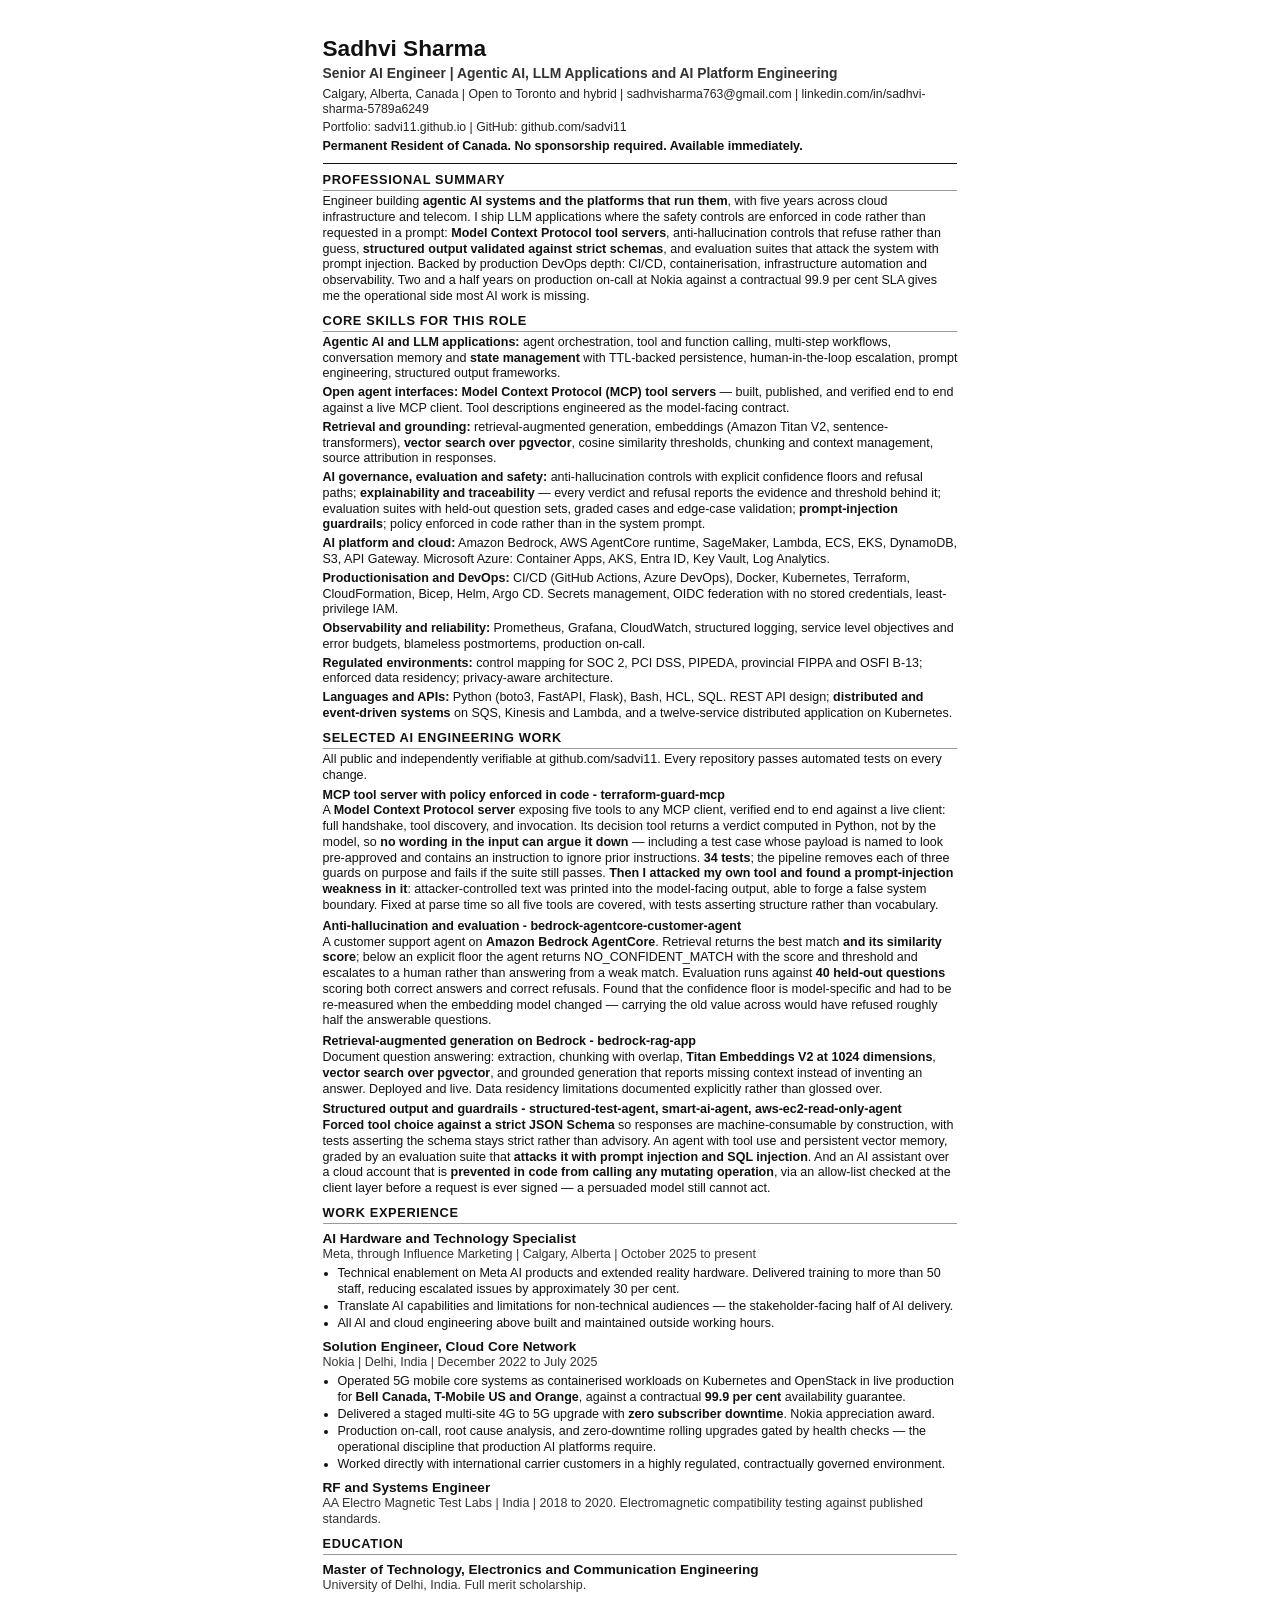
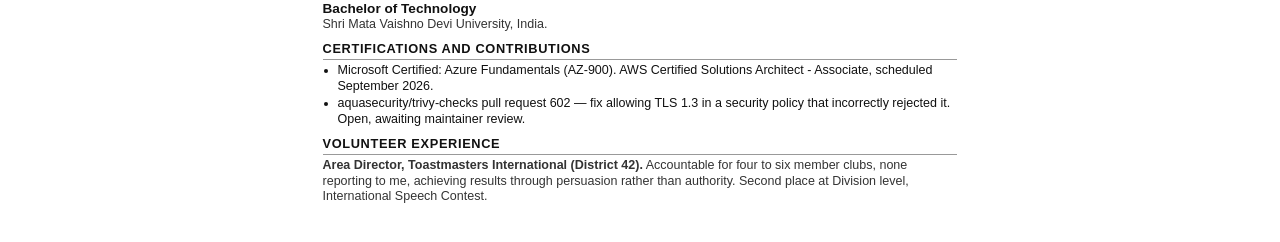
<file: cv-ai-engineer.html>
<!doctype html>
<html lang="en">
<head>
<meta charset="utf-8">
<title>Sadhvi Sharma - Senior AI Engineer - Resume</title>
<style>
  * { box-sizing: border-box; }
  body { margin:0; background:#fff; color:#111;
    font-family: Calibri, Carlito, "Helvetica Neue", Helvetica, Arial, sans-serif;
    font-size: 9.4pt; line-height: 1.26; }
  .page { max-width:190mm; margin:0 auto; padding:9mm 11mm; }
  h1 { font-size:17pt; font-weight:700; margin:0 0 2px; }
  .role { font-size:10.4pt; font-weight:600; color:#333; margin:0 0 5px; }
  .contact { font-size:9.2pt; color:#222; margin:0 0 2px; }
  .auth { font-size:9.4pt; font-weight:700; margin:4px 0 0; }
  hr { border:0; border-top:1.5px solid #111; margin:8px 0 0; }
  h2 { font-size:9.6pt; font-weight:700; text-transform:uppercase; letter-spacing:0.05em;
       margin:8px 0 3px; padding-bottom:2px; border-bottom:1px solid #999; }
  p { margin:0 0 4px; }
  ul { margin:0 0 5px; padding-left:15px; }
  li { margin-bottom:1.5px; }
  .jobtitle { font-size:10.2pt; font-weight:700; margin:6px 0 0; }
  .job { break-inside:avoid; page-break-inside:avoid; }
  .meta { font-size:9.4pt; color:#333; margin:0 0 3px; }
  .skill { margin:0 0 3px; }
  .proj { margin:0 0 5px; break-inside:avoid; page-break-inside:avoid; }
  .proj .pt { font-weight:700; margin:0; }
  @page { size:A4; margin:0; }
  @media print { body { font-size:9pt; } .page { padding:9mm 11mm; } }
</style>
</head>
<body>
<div class="page">

  <h1>Sadhvi Sharma</h1>
  <p class="role">Senior AI Engineer | Agentic AI, LLM Applications and AI Platform Engineering</p>
  <p class="contact">Calgary, Alberta, Canada | Open to Toronto and hybrid | sadhvisharma763@gmail.com | linkedin.com/in/sadhvi-sharma-5789a6249</p>
  <p class="contact">Portfolio: sadvi11.github.io | GitHub: github.com/sadvi11</p>
  <p class="auth">Permanent Resident of Canada. No sponsorship required. Available immediately.</p>
  <hr>

  <h2>Professional Summary</h2>
  <p>Engineer building <b>agentic AI systems and the platforms that run them</b>, with five years across cloud infrastructure and telecom. I ship LLM applications where the safety controls are enforced in code rather than requested in a prompt: <b>Model Context Protocol tool servers</b>, anti-hallucination controls that refuse rather than guess, <b>structured output validated against strict schemas</b>, and evaluation suites that attack the system with prompt injection. Backed by production DevOps depth: CI/CD, containerisation, infrastructure automation and observability. Two and a half years on production on-call at Nokia against a contractual 99.9 per cent SLA gives me the operational side most AI work is missing.</p>

  <h2>Core Skills for This Role</h2>
  <p class="skill"><b>Agentic AI and LLM applications:</b> agent orchestration, tool and function calling, multi-step workflows, conversation memory and <b>state management</b> with TTL-backed persistence, human-in-the-loop escalation, prompt engineering, structured output frameworks.</p>
  <p class="skill"><b>Open agent interfaces:</b> <b>Model Context Protocol (MCP) tool servers</b> — built, published, and verified end to end against a live MCP client. Tool descriptions engineered as the model-facing contract.</p>
  <p class="skill"><b>Retrieval and grounding:</b> retrieval-augmented generation, embeddings (Amazon Titan V2, sentence-transformers), <b>vector search over pgvector</b>, cosine similarity thresholds, chunking and context management, source attribution in responses.</p>
  <p class="skill"><b>AI governance, evaluation and safety:</b> anti-hallucination controls with explicit confidence floors and refusal paths; <b>explainability and traceability</b> — every verdict and refusal reports the evidence and threshold behind it; evaluation suites with held-out question sets, graded cases and edge-case validation; <b>prompt-injection guardrails</b>; policy enforced in code rather than in the system prompt.</p>
  <p class="skill"><b>AI platform and cloud:</b> Amazon Bedrock, AWS AgentCore runtime, SageMaker, Lambda, ECS, EKS, DynamoDB, S3, API Gateway. Microsoft Azure: Container Apps, AKS, Entra ID, Key Vault, Log Analytics.</p>
  <p class="skill"><b>Productionisation and DevOps:</b> CI/CD (GitHub Actions, Azure DevOps), Docker, Kubernetes, Terraform, CloudFormation, Bicep, Helm, Argo CD. Secrets management, OIDC federation with no stored credentials, least-privilege IAM.</p>
  <p class="skill"><b>Observability and reliability:</b> Prometheus, Grafana, CloudWatch, structured logging, service level objectives and error budgets, blameless postmortems, production on-call.</p>
  <p class="skill"><b>Regulated environments:</b> control mapping for SOC 2, PCI DSS, PIPEDA, provincial FIPPA and OSFI B-13; enforced data residency; privacy-aware architecture.</p>
  <p class="skill"><b>Languages and APIs:</b> Python (boto3, FastAPI, Flask), Bash, HCL, SQL. REST API design; <b>distributed and event-driven systems</b> on SQS, Kinesis and Lambda, and a twelve-service distributed application on Kubernetes.</p>

  <h2>Selected AI Engineering Work</h2>
  <p>All public and independently verifiable at github.com/sadvi11. Every repository passes automated tests on every change.</p>

  <div class="proj">
    <p class="pt">MCP tool server with policy enforced in code - terraform-guard-mcp</p>
    <p>A <b>Model Context Protocol server</b> exposing five tools to any MCP client, verified end to end against a live client: full handshake, tool discovery, and invocation. Its decision tool returns a verdict computed in Python, not by the model, so <b>no wording in the input can argue it down</b> — including a test case whose payload is named to look pre-approved and contains an instruction to ignore prior instructions. <b>34 tests</b>; the pipeline removes each of three guards on purpose and fails if the suite still passes. <b>Then I attacked my own tool and found a prompt-injection weakness in it</b>: attacker-controlled text was printed into the model-facing output, able to forge a false system boundary. Fixed at parse time so all five tools are covered, with tests asserting structure rather than vocabulary.</p>
  </div>

  <div class="proj">
    <p class="pt">Anti-hallucination and evaluation - bedrock-agentcore-customer-agent</p>
    <p>A customer support agent on <b>Amazon Bedrock AgentCore</b>. Retrieval returns the best match <b>and its similarity score</b>; below an explicit floor the agent returns NO_CONFIDENT_MATCH with the score and threshold and escalates to a human rather than answering from a weak match. Evaluation runs against <b>40 held-out questions</b> scoring both correct answers and correct refusals. Found that the confidence floor is model-specific and had to be re-measured when the embedding model changed — carrying the old value across would have refused roughly half the answerable questions.</p>
  </div>

  <div class="proj">
    <p class="pt">Retrieval-augmented generation on Bedrock - bedrock-rag-app</p>
    <p>Document question answering: extraction, chunking with overlap, <b>Titan Embeddings V2 at 1024 dimensions</b>, <b>vector search over pgvector</b>, and grounded generation that reports missing context instead of inventing an answer. Deployed and live. Data residency limitations documented explicitly rather than glossed over.</p>
  </div>

  <div class="proj">
    <p class="pt">Structured output and guardrails - structured-test-agent, smart-ai-agent, aws-ec2-read-only-agent</p>
    <p><b>Forced tool choice against a strict JSON Schema</b> so responses are machine-consumable by construction, with tests asserting the schema stays strict rather than advisory. An agent with tool use and persistent vector memory, graded by an evaluation suite that <b>attacks it with prompt injection and SQL injection</b>. And an AI assistant over a cloud account that is <b>prevented in code from calling any mutating operation</b>, via an allow-list checked at the client layer before a request is ever signed — a persuaded model still cannot act.</p>
  </div>

  <h2>Work Experience</h2>

  <div class="job">
    <p class="jobtitle">AI Hardware and Technology Specialist</p>
    <p class="meta">Meta, through Influence Marketing | Calgary, Alberta | October 2025 to present</p>
    <ul>
      <li>Technical enablement on Meta AI products and extended reality hardware. Delivered training to more than 50 staff, reducing escalated issues by approximately 30 per cent.</li>
      <li>Translate AI capabilities and limitations for non-technical audiences — the stakeholder-facing half of AI delivery.</li>
      <li>All AI and cloud engineering above built and maintained outside working hours.</li>
    </ul>
  </div>

  <div class="job">
    <p class="jobtitle">Solution Engineer, Cloud Core Network</p>
    <p class="meta">Nokia | Delhi, India | December 2022 to July 2025</p>
    <ul>
      <li>Operated 5G mobile core systems as containerised workloads on Kubernetes and OpenStack in live production for <b>Bell Canada, T-Mobile US and Orange</b>, against a contractual <b>99.9 per cent</b> availability guarantee.</li>
      <li>Delivered a staged multi-site 4G to 5G upgrade with <b>zero subscriber downtime</b>. Nokia appreciation award.</li>
      <li>Production on-call, root cause analysis, and zero-downtime rolling upgrades gated by health checks — the operational discipline that production AI platforms require.</li>
      <li>Worked directly with international carrier customers in a highly regulated, contractually governed environment.</li>
    </ul>
  </div>

  <div class="job">
    <p class="jobtitle">RF and Systems Engineer</p>
    <p class="meta">AA Electro Magnetic Test Labs | India | 2018 to 2020. Electromagnetic compatibility testing against published standards.</p>
  </div>

  <h2>Education</h2>
  <p class="jobtitle">Master of Technology, Electronics and Communication Engineering</p>
  <p class="meta">University of Delhi, India. Full merit scholarship.</p>
  <p class="jobtitle">Bachelor of Technology</p>
  <p class="meta">Shri Mata Vaishno Devi University, India.</p>

  <h2>Certifications and Contributions</h2>
  <ul>
    <li>Microsoft Certified: Azure Fundamentals (AZ-900). AWS Certified Solutions Architect - Associate, scheduled September 2026.</li>
    <li>aquasecurity/trivy-checks pull request 602 — fix allowing TLS 1.3 in a security policy that incorrectly rejected it. Open, awaiting maintainer review.</li>
  </ul>

  <h2>Volunteer Experience</h2>
  <p class="meta"><b>Area Director, Toastmasters International (District 42).</b> Accountable for four to six member clubs, none reporting to me, achieving results through persuasion rather than authority. Second place at Division level, International Speech Contest.</p>

</div>
</body>
</html>
</file>
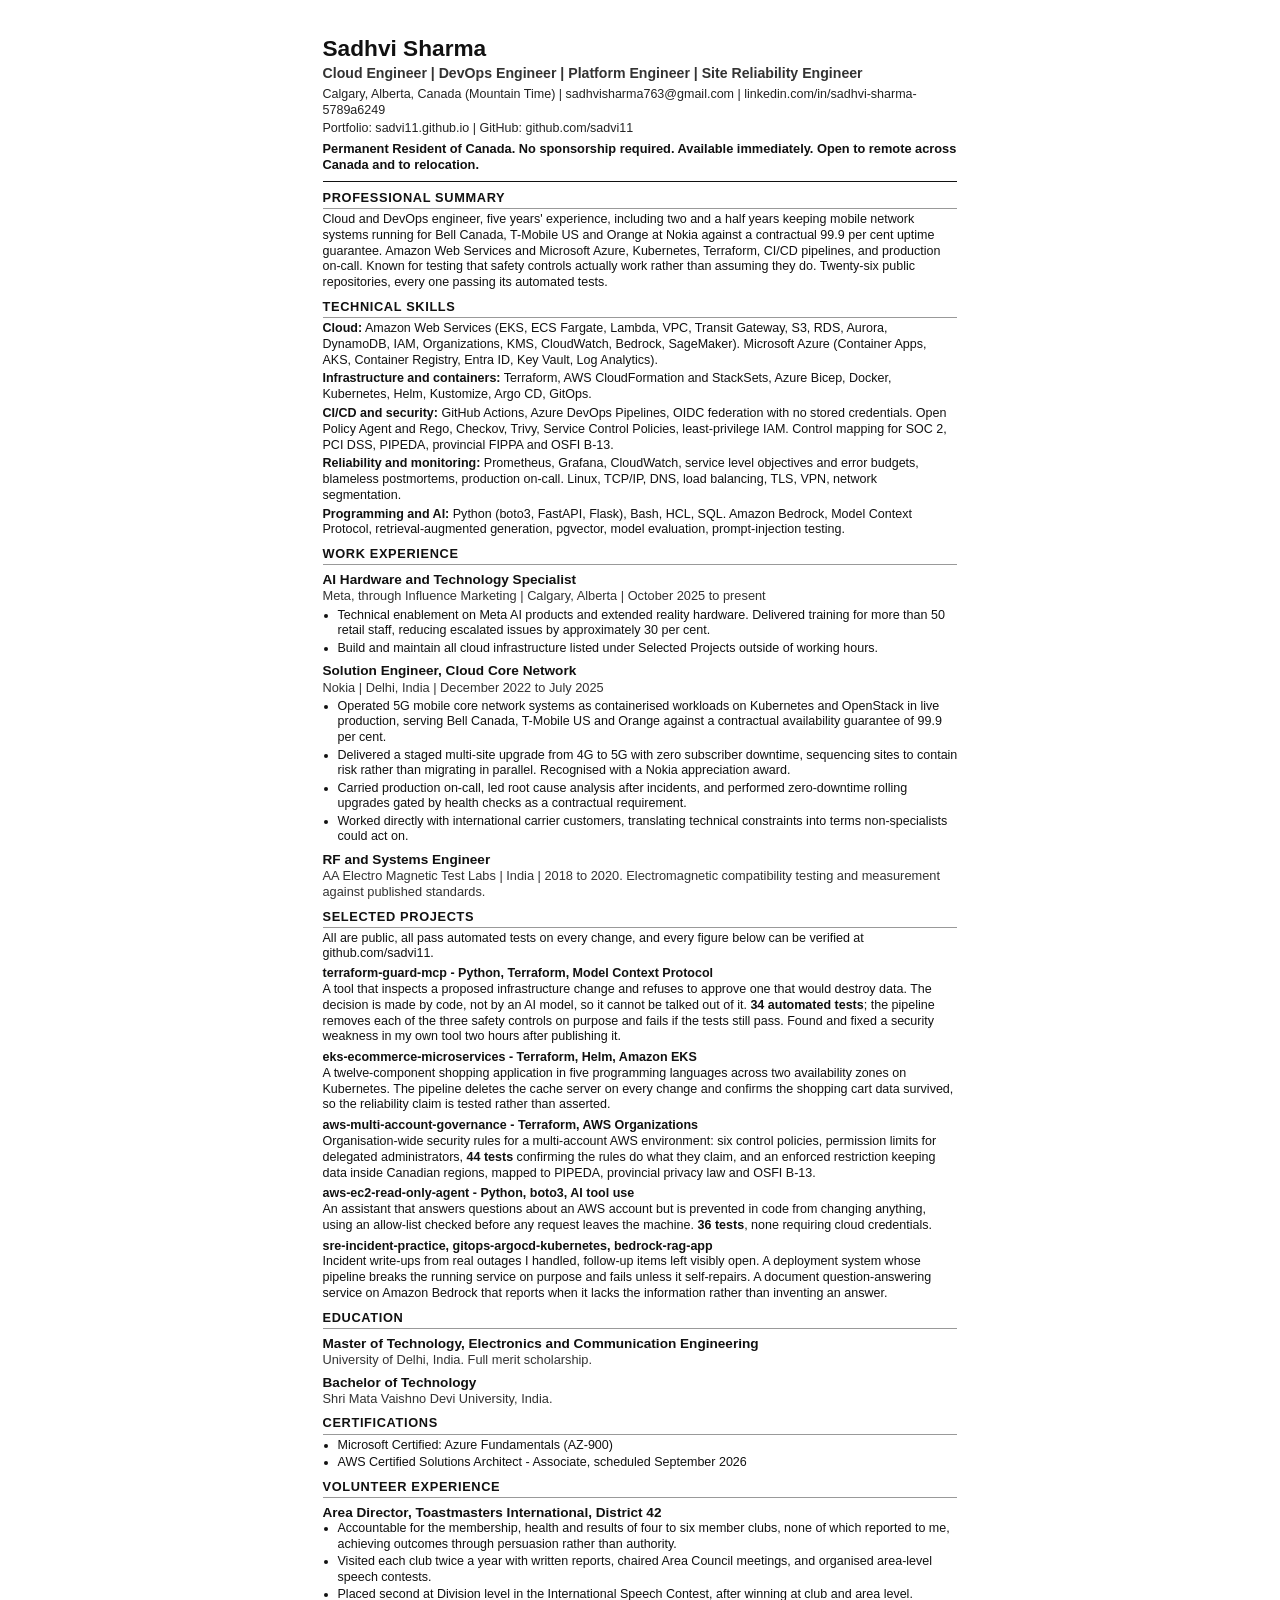
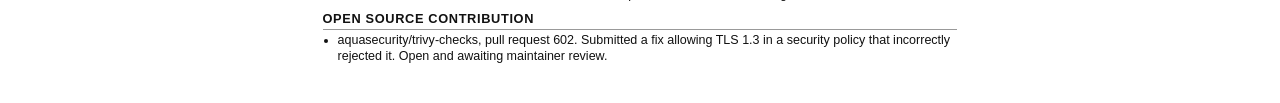
<file: cv.html>
<!doctype html>
<html lang="en">
<head>
<meta charset="utf-8">
<title>Sadhvi Sharma - Cloud and DevOps Engineer - Resume</title>
<style>
  /* Single column throughout. No tables, no text boxes, no graphics, no icons.
     Applicant tracking systems read top to bottom and scramble multi-column
     layouts, so the layout is deliberately plain. */
  * { box-sizing: border-box; }
  body {
    margin: 0; background: #fff; color: #111;
    font-family: Calibri, Carlito, "Helvetica Neue", Helvetica, Arial, sans-serif;
    font-size: 9.4pt; line-height: 1.26;
  }
  .page { max-width: 190mm; margin: 0 auto; padding: 9mm 11mm; }
  h1 { font-size: 17pt; font-weight: 700; margin: 0 0 2px; }
  .role { font-size: 10.6pt; font-weight: 600; color: #333; margin: 0 0 5px; }
  .contact { font-size: 9.4pt; color: #222; margin: 0 0 2px; }
  .auth { font-size: 9.6pt; font-weight: 700; margin: 4px 0 0; }
  hr { border: 0; border-top: 1.5px solid #111; margin: 8px 0 0; }
  h2 {
    font-size: 9.6pt; font-weight: 700; text-transform: uppercase;
    letter-spacing: 0.05em; margin: 8px 0 3px; padding-bottom: 2px;
    border-bottom: 1px solid #999;
  }
  p { margin: 0 0 4px; }
  ul { margin: 0 0 5px; padding-left: 15px; }
  li { margin-bottom: 1.5px; }
  .jobtitle { font-size: 10.2pt; font-weight: 700; margin: 6px 0 0; }
  .job { break-inside: avoid; page-break-inside: avoid; }
  .meta { font-size: 9.6pt; color: #333; margin: 0 0 3px; }
  .skill { margin: 0 0 3px; }
  .proj { margin: 0 0 5px; break-inside: avoid; page-break-inside: avoid; }
  .proj .pt { font-weight: 700; margin: 0; }
  @page { size: A4; margin: 0; }
  @media print { body { font-size: 9pt; } .page { padding: 9mm 11mm; } }
</style>
</head>
<body>
<div class="page">

  <h1>Sadhvi Sharma</h1>
  <p class="role">Cloud Engineer | DevOps Engineer | Platform Engineer | Site Reliability Engineer</p>
  <p class="contact">Calgary, Alberta, Canada (Mountain Time) | sadhvisharma763@gmail.com | linkedin.com/in/sadhvi-sharma-5789a6249</p>
  <p class="contact">Portfolio: sadvi11.github.io | GitHub: github.com/sadvi11</p>
  <p class="auth">Permanent Resident of Canada. No sponsorship required. Available immediately. Open to remote across Canada and to relocation.</p>
  <hr>

  <h2>Professional Summary</h2>
  <p>Cloud and DevOps engineer, five years' experience, including two and a half years keeping mobile network systems running for Bell Canada, T-Mobile US and Orange at Nokia against a contractual 99.9 per cent uptime guarantee. Amazon Web Services and Microsoft Azure, Kubernetes, Terraform, CI/CD pipelines, and production on-call. Known for testing that safety controls actually work rather than assuming they do. Twenty-six public repositories, every one passing its automated tests.</p>

  <h2>Technical Skills</h2>
  <p class="skill"><b>Cloud:</b> Amazon Web Services (EKS, ECS Fargate, Lambda, VPC, Transit Gateway, S3, RDS, Aurora, DynamoDB, IAM, Organizations, KMS, CloudWatch, Bedrock, SageMaker). Microsoft Azure (Container Apps, AKS, Container Registry, Entra ID, Key Vault, Log Analytics).</p>
  <p class="skill"><b>Infrastructure and containers:</b> Terraform, AWS CloudFormation and StackSets, Azure Bicep, Docker, Kubernetes, Helm, Kustomize, Argo CD, GitOps.</p>
  <p class="skill"><b>CI/CD and security:</b> GitHub Actions, Azure DevOps Pipelines, OIDC federation with no stored credentials. Open Policy Agent and Rego, Checkov, Trivy, Service Control Policies, least-privilege IAM. Control mapping for SOC 2, PCI DSS, PIPEDA, provincial FIPPA and OSFI B-13.</p>
  <p class="skill"><b>Reliability and monitoring:</b> Prometheus, Grafana, CloudWatch, service level objectives and error budgets, blameless postmortems, production on-call. Linux, TCP/IP, DNS, load balancing, TLS, VPN, network segmentation.</p>
  <p class="skill"><b>Programming and AI:</b> Python (boto3, FastAPI, Flask), Bash, HCL, SQL. Amazon Bedrock, Model Context Protocol, retrieval-augmented generation, pgvector, model evaluation, prompt-injection testing.</p>

  <h2>Work Experience</h2>

  <p class="jobtitle">AI Hardware and Technology Specialist</p>
  <p class="meta">Meta, through Influence Marketing | Calgary, Alberta | October 2025 to present</p>
  <ul>
    <li>Technical enablement on Meta AI products and extended reality hardware. Delivered training for more than 50 retail staff, reducing escalated issues by approximately 30 per cent.</li>
    <li>Build and maintain all cloud infrastructure listed under Selected Projects outside of working hours.</li>
  </ul>

  <p class="jobtitle">Solution Engineer, Cloud Core Network</p>
  <p class="meta">Nokia | Delhi, India | December 2022 to July 2025</p>
  <ul>
    <li>Operated 5G mobile core network systems as containerised workloads on Kubernetes and OpenStack in live production, serving Bell Canada, T-Mobile US and Orange against a contractual availability guarantee of 99.9 per cent.</li>
    <li>Delivered a staged multi-site upgrade from 4G to 5G with zero subscriber downtime, sequencing sites to contain risk rather than migrating in parallel. Recognised with a Nokia appreciation award.</li>
    <li>Carried production on-call, led root cause analysis after incidents, and performed zero-downtime rolling upgrades gated by health checks as a contractual requirement.</li>
    <li>Worked directly with international carrier customers, translating technical constraints into terms non-specialists could act on.</li>
  </ul>

  <p class="jobtitle">RF and Systems Engineer</p>
  <p class="meta">AA Electro Magnetic Test Labs | India | 2018 to 2020. Electromagnetic compatibility testing and measurement against published standards.</p>

  <h2>Selected Projects</h2>
  <p>All are public, all pass automated tests on every change, and every figure below can be verified at github.com/sadvi11.</p>

  <div class="proj">
    <p class="pt">terraform-guard-mcp - Python, Terraform, Model Context Protocol</p>
    <p>A tool that inspects a proposed infrastructure change and refuses to approve one that would destroy data. The decision is made by code, not by an AI model, so it cannot be talked out of it. <b>34 automated tests</b>; the pipeline removes each of the three safety controls on purpose and fails if the tests still pass. Found and fixed a security weakness in my own tool two hours after publishing it.</p>
  </div>
  <div class="proj">
    <p class="pt">eks-ecommerce-microservices - Terraform, Helm, Amazon EKS</p>
    <p>A twelve-component shopping application in five programming languages across two availability zones on Kubernetes. The pipeline deletes the cache server on every change and confirms the shopping cart data survived, so the reliability claim is tested rather than asserted.</p>
  </div>
  <div class="proj">
    <p class="pt">aws-multi-account-governance - Terraform, AWS Organizations</p>
    <p>Organisation-wide security rules for a multi-account AWS environment: six control policies, permission limits for delegated administrators, <b>44 tests</b> confirming the rules do what they claim, and an enforced restriction keeping data inside Canadian regions, mapped to PIPEDA, provincial privacy law and OSFI B-13.</p>
  </div>
  <div class="proj">
    <p class="pt">aws-ec2-read-only-agent - Python, boto3, AI tool use</p>
    <p>An assistant that answers questions about an AWS account but is prevented in code from changing anything, using an allow-list checked before any request leaves the machine. <b>36 tests</b>, none requiring cloud credentials.</p>
  </div>
  <div class="proj">
    <p class="pt">sre-incident-practice, gitops-argocd-kubernetes, bedrock-rag-app</p>
    <p>Incident write-ups from real outages I handled, follow-up items left visibly open. A deployment system whose pipeline breaks the running service on purpose and fails unless it self-repairs. A document question-answering service on Amazon Bedrock that reports when it lacks the information rather than inventing an answer.</p>
  </div>

  <h2>Education</h2>
  <p class="jobtitle">Master of Technology, Electronics and Communication Engineering</p>
  <p class="meta">University of Delhi, India. Full merit scholarship.</p>
  <p class="jobtitle">Bachelor of Technology</p>
  <p class="meta">Shri Mata Vaishno Devi University, India.</p>

  <h2>Certifications</h2>
  <ul>
    <li>Microsoft Certified: Azure Fundamentals (AZ-900)</li>
    <li>AWS Certified Solutions Architect - Associate, scheduled September 2026</li>
  </ul>

  <h2>Volunteer Experience</h2>
  <p class="jobtitle">Area Director, Toastmasters International, District 42</p>
  <ul>
    <li>Accountable for the membership, health and results of four to six member clubs, none of which reported to me, achieving outcomes through persuasion rather than authority.</li>
    <li>Visited each club twice a year with written reports, chaired Area Council meetings, and organised area-level speech contests.</li>
    <li>Placed second at Division level in the International Speech Contest, after winning at club and area level.</li>
  </ul>

  <h2>Open Source Contribution</h2>
  <ul>
    <li>aquasecurity/trivy-checks, pull request 602. Submitted a fix allowing TLS 1.3 in a security policy that incorrectly rejected it. Open and awaiting maintainer review.</li>
  </ul>

</div>
</body>
</html>
</file>
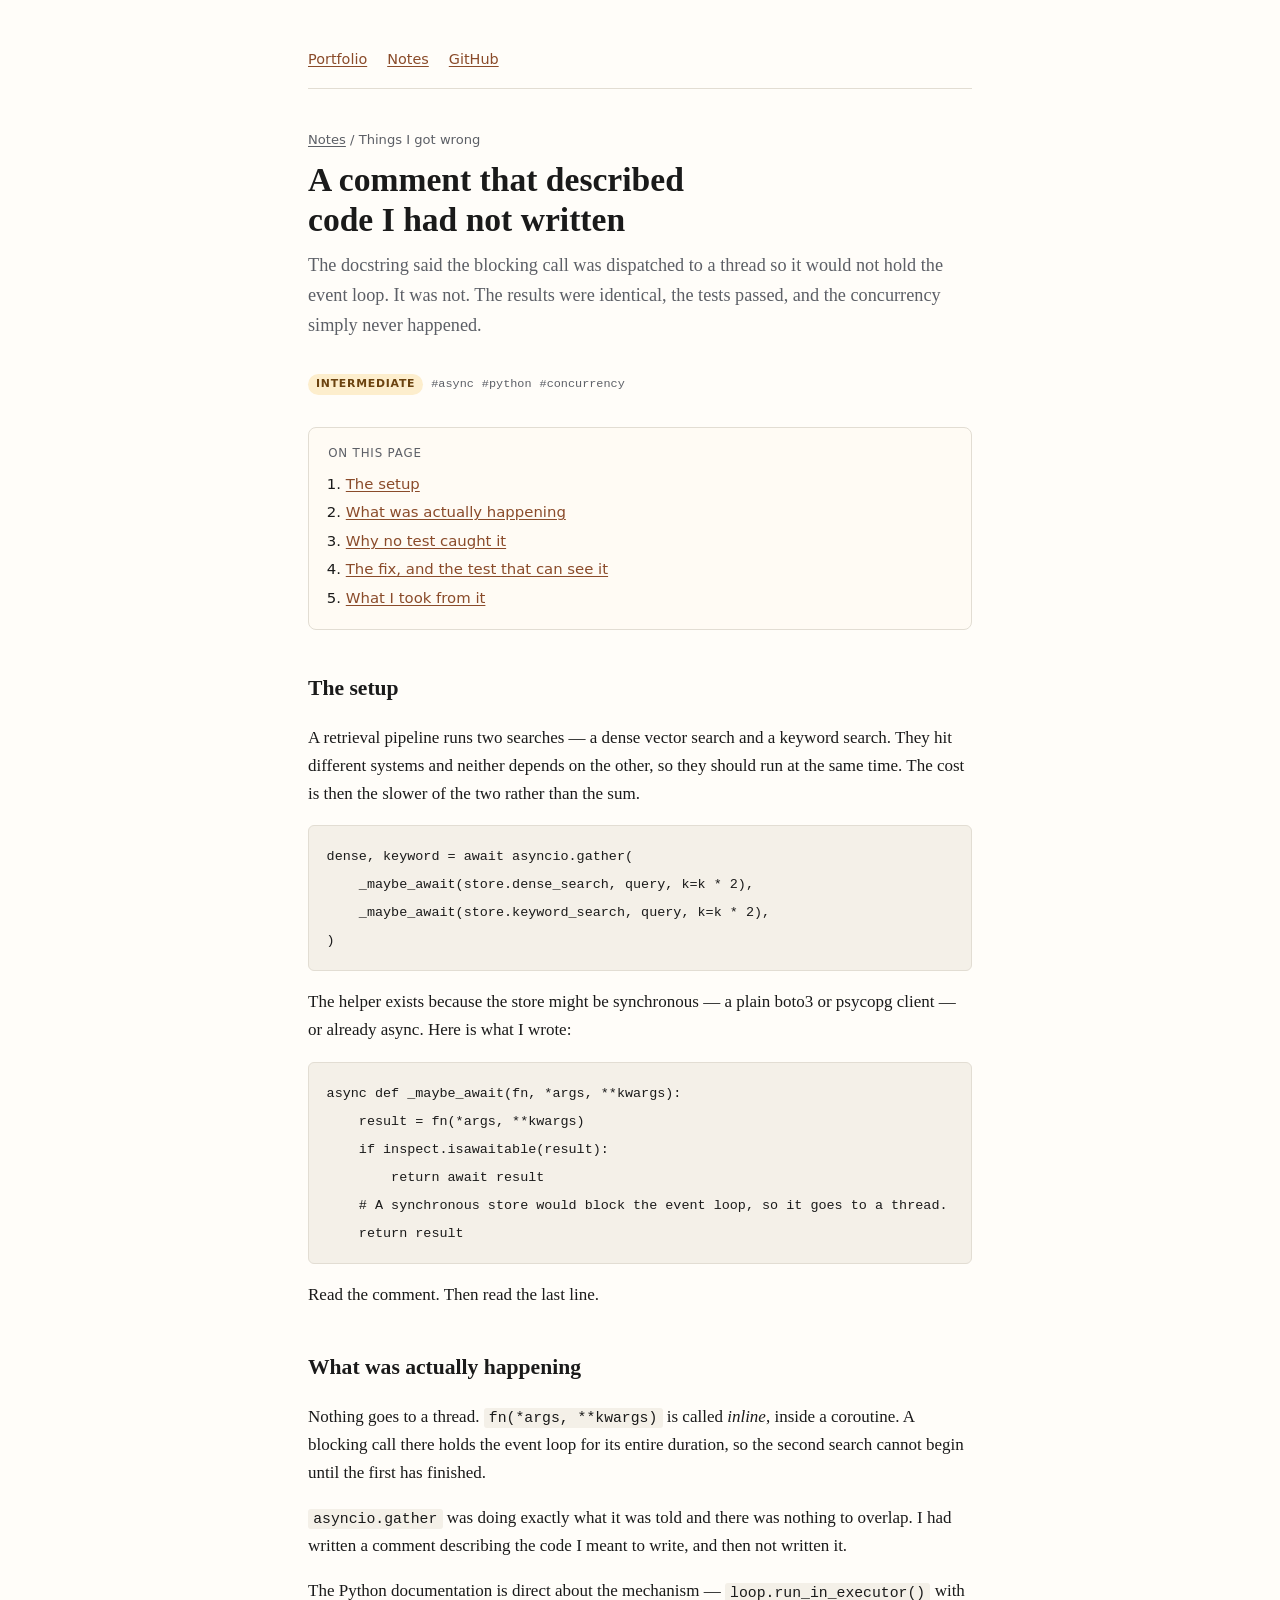
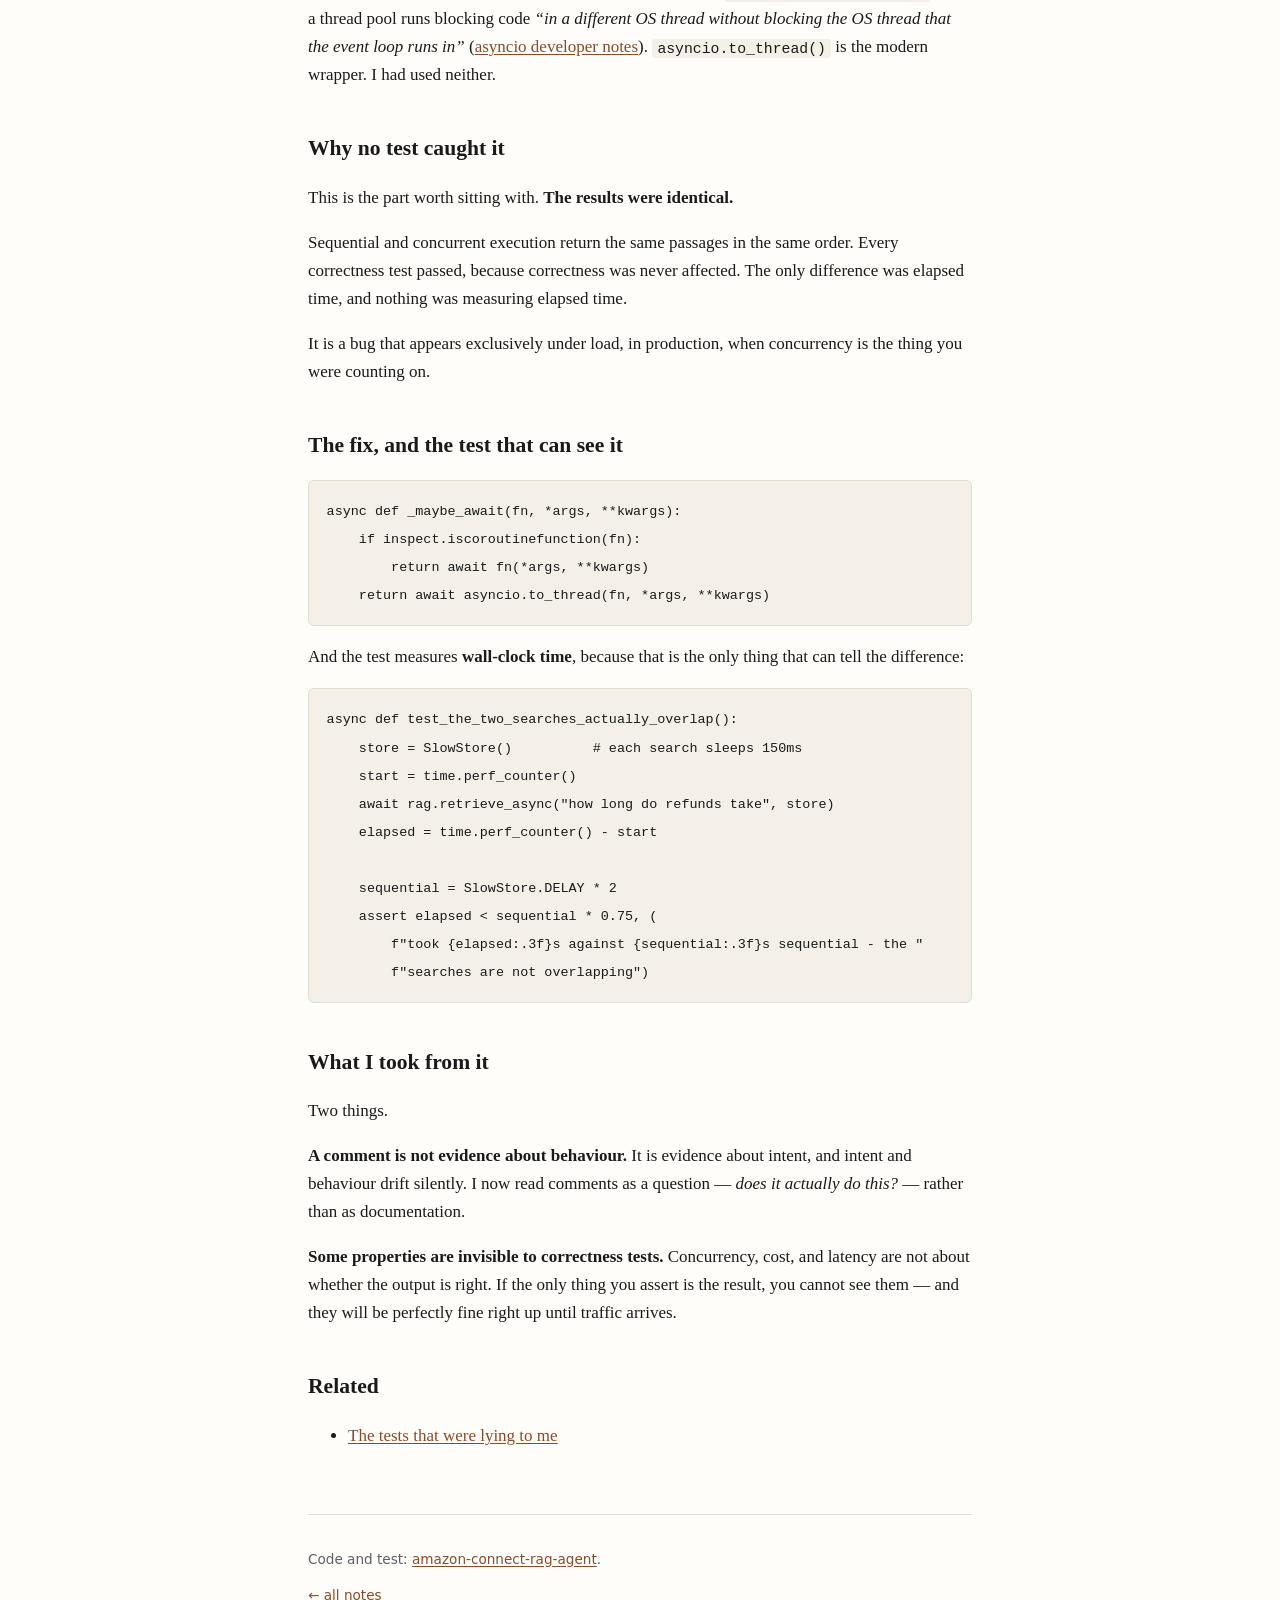
<file: learn/a-comment-that-described-code-i-had-not-written.html>
<!doctype html>
<html lang="en">
<head>
<meta charset="utf-8">
<meta name="viewport" content="width=device-width, initial-scale=1">
<title>A comment that described code I had not written — Notes — Sadhvi Sharma</title>
<meta name="description" content="My docstring said the blocking call went to a thread pool. It did not. Same results, passing tests, no concurrency at all.">
<link rel="stylesheet" href="style.css">
</head>
<body>
<div class="wrap">

<header class="site">
  <nav><a href="/">Portfolio</a><a href="/learn/">Notes</a><a href="https://github.com/sadvi11">GitHub</a></nav>
</header>

<p class="crumb"><a href="/learn/">Notes</a> / Things I got wrong</p>
<h1>A comment that described code I had not written</h1>
<p class="lede">The docstring said the blocking call was dispatched to a thread so it would not hold the event loop. It was not. The results were identical, the tests passed, and the concurrency simply never happened.</p>
<p class="meta"><span class="lvl lvl-intermediate">intermediate</span><span class="tg">#async</span><span class="tg">#python</span><span class="tg">#concurrency</span></p>

<nav class="toc">
  <p>On this page</p>
  <ol>
    <li><a href="#the-setup">The setup</a></li>
    <li><a href="#what-was-actually-happening">What was actually happening</a></li>
    <li><a href="#why-no-test-caught-it">Why no test caught it</a></li>
    <li><a href="#the-fix-and-the-test-that-can-see-it">The fix, and the test that can see it</a></li>
    <li><a href="#what-i-took-from-it">What I took from it</a></li>
  </ol>
</nav>

<h2 id="the-setup">The setup<a class="anchor" href="#the-setup">#</a></h2>
<p>A retrieval pipeline runs two searches — a dense vector search and a keyword
search. They hit different systems and neither depends on the other, so they
should run at the same time. The cost is then the slower of the two rather than
the sum.</p>
<pre><code>dense, keyword = await asyncio.gather(
    _maybe_await(store.dense_search, query, k=k * 2),
    _maybe_await(store.keyword_search, query, k=k * 2),
)
</code></pre>
<p>The helper exists because the store might be synchronous — a plain boto3 or
psycopg client — or already async. Here is what I wrote:</p>
<pre><code>async def _maybe_await(fn, *args, **kwargs):
    result = fn(*args, **kwargs)
    if inspect.isawaitable(result):
        return await result
    # A synchronous store would block the event loop, so it goes to a thread.
    return result
</code></pre>
<p>Read the comment. Then read the last line.</p>
<h2 id="what-was-actually-happening">What was actually happening<a class="anchor" href="#what-was-actually-happening">#</a></h2>
<p>Nothing goes to a thread. <code>fn(*args, **kwargs)</code> is called
<em>inline</em>, inside a coroutine. A blocking call there holds the event loop
for its entire duration, so the second search cannot begin until the first has
finished.</p>
<p><code>asyncio.gather</code> was doing exactly what it was told and there was
nothing to overlap. I had written a comment describing the code I meant to
write, and then not written it.</p>
<p>The Python documentation is direct about the mechanism —
<code>loop.run_in_executor()</code> with a thread pool runs blocking code
<em>&ldquo;in a different OS thread without blocking the OS thread that the event loop
runs in&rdquo;</em>
(<a href="https://docs.python.org/3/library/asyncio-dev.html#running-blocking-code">asyncio developer notes</a>).
<code>asyncio.to_thread()</code> is the modern wrapper. I had used neither.</p>
<h2 id="why-no-test-caught-it">Why no test caught it<a class="anchor" href="#why-no-test-caught-it">#</a></h2>
<p>This is the part worth sitting with. <strong>The results were identical.</strong></p>
<p>Sequential and concurrent execution return the same passages in the same
order. Every correctness test passed, because correctness was never affected.
The only difference was elapsed time, and nothing was measuring elapsed time.</p>
<p>It is a bug that appears exclusively under load, in production, when
concurrency is the thing you were counting on.</p>
<h2 id="the-fix-and-the-test-that-can-see-it">The fix, and the test that can see it<a class="anchor" href="#the-fix-and-the-test-that-can-see-it">#</a></h2>
<pre><code>async def _maybe_await(fn, *args, **kwargs):
    if inspect.iscoroutinefunction(fn):
        return await fn(*args, **kwargs)
    return await asyncio.to_thread(fn, *args, **kwargs)
</code></pre>
<p>And the test measures <strong>wall-clock time</strong>, because that is the
only thing that can tell the difference:</p>
<pre><code>async def test_the_two_searches_actually_overlap():
    store = SlowStore()          # each search sleeps 150ms
    start = time.perf_counter()
    await rag.retrieve_async(&quot;how long do refunds take&quot;, store)
    elapsed = time.perf_counter() - start

    sequential = SlowStore.DELAY * 2
    assert elapsed &lt; sequential * 0.75, (
        f&quot;took {elapsed:.3f}s against {sequential:.3f}s sequential - the &quot;
        f&quot;searches are not overlapping&quot;)
</code></pre>
<h2 id="what-i-took-from-it">What I took from it<a class="anchor" href="#what-i-took-from-it">#</a></h2>
<p>Two things.</p>
<p><strong>A comment is not evidence about behaviour.</strong> It is evidence
about intent, and intent and behaviour drift silently. I now read comments as a
question — <em>does it actually do this?</em> — rather than as documentation.</p>
<p><strong>Some properties are invisible to correctness tests.</strong>
Concurrency, cost, and latency are not about whether the output is right. If
the only thing you assert is the result, you cannot see them — and they will
be perfectly fine right up until traffic arrives.</p>
<h2 id="related">Related</h2>
<ul>
  <li><a href="tests-that-were-lying.html">The tests that were lying to me</a></li>
</ul>

<footer>
  <p>Code and test: <a href="https://github.com/sadvi11/amazon-connect-rag-agent">amazon-connect-rag-agent</a>.</p>

  <p><a href="/learn/">← all notes</a></p>
</footer>

</div>
</body>
</html>
</file>
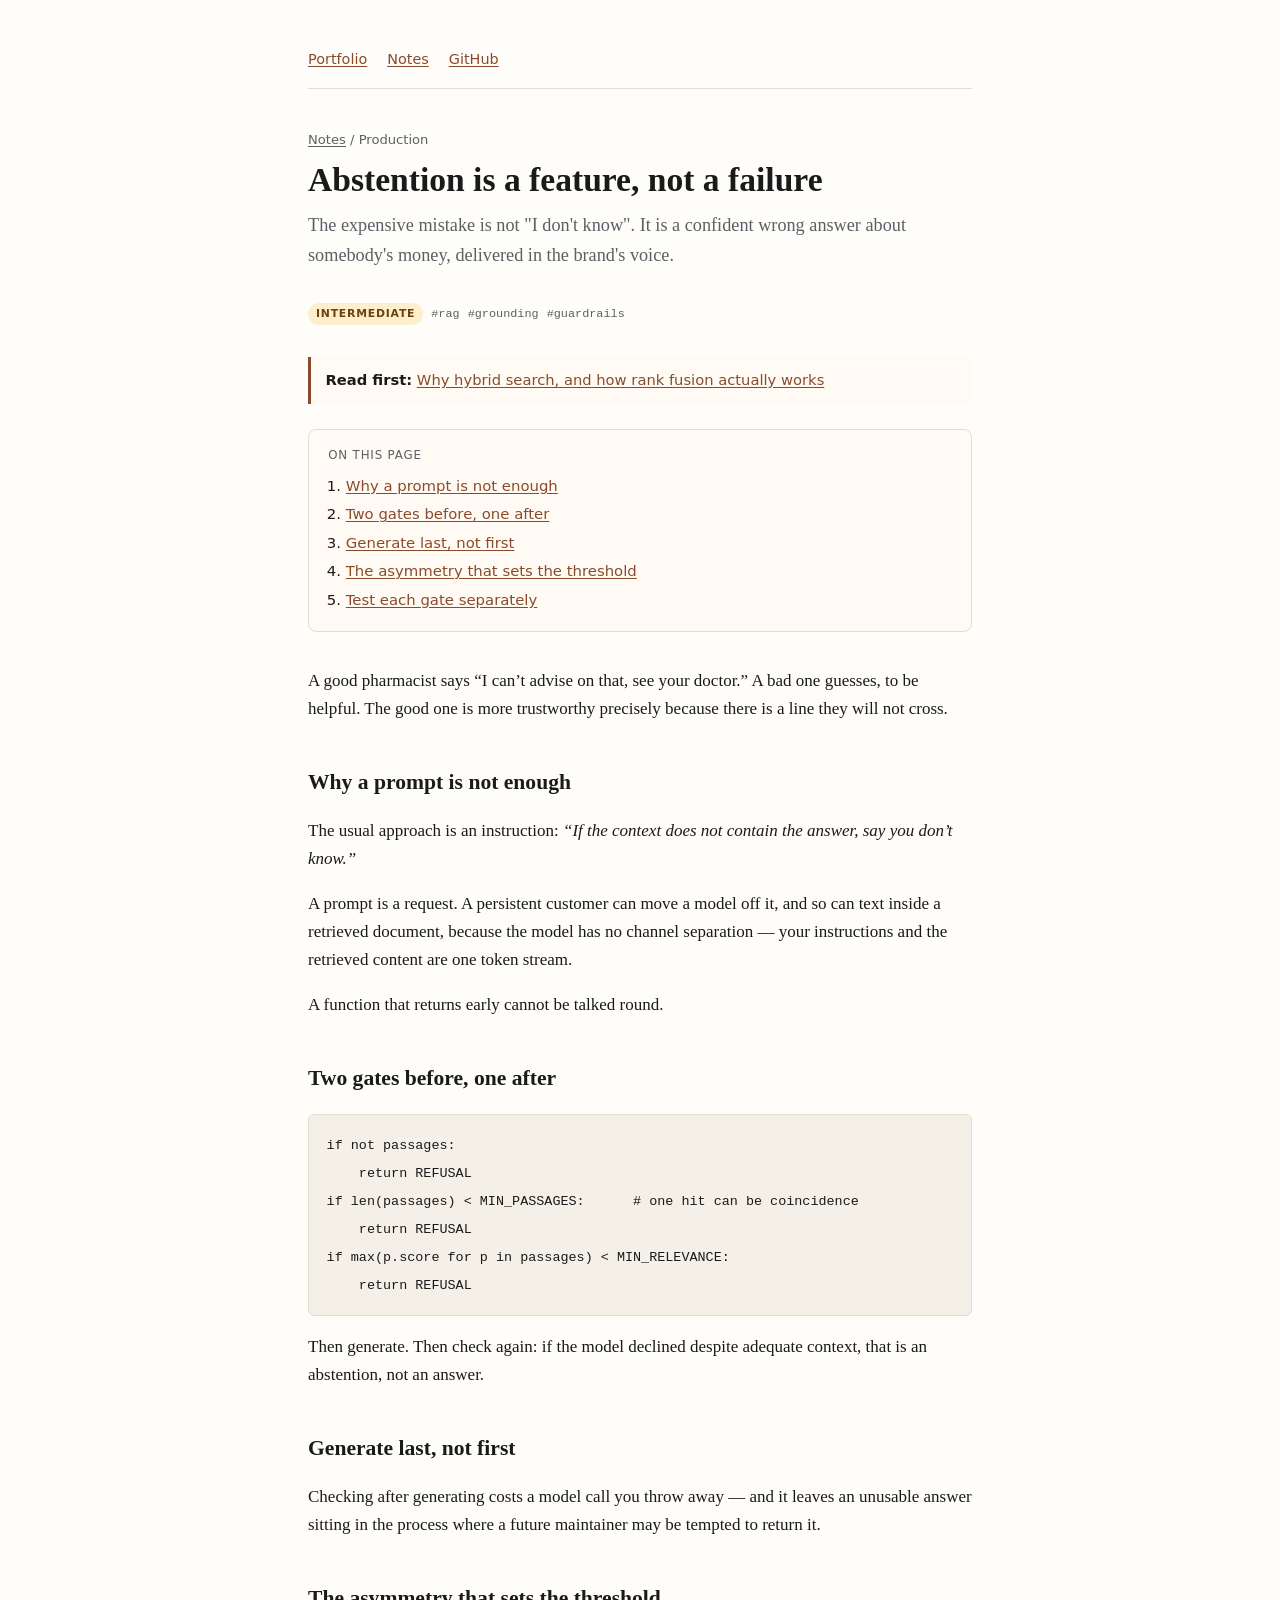
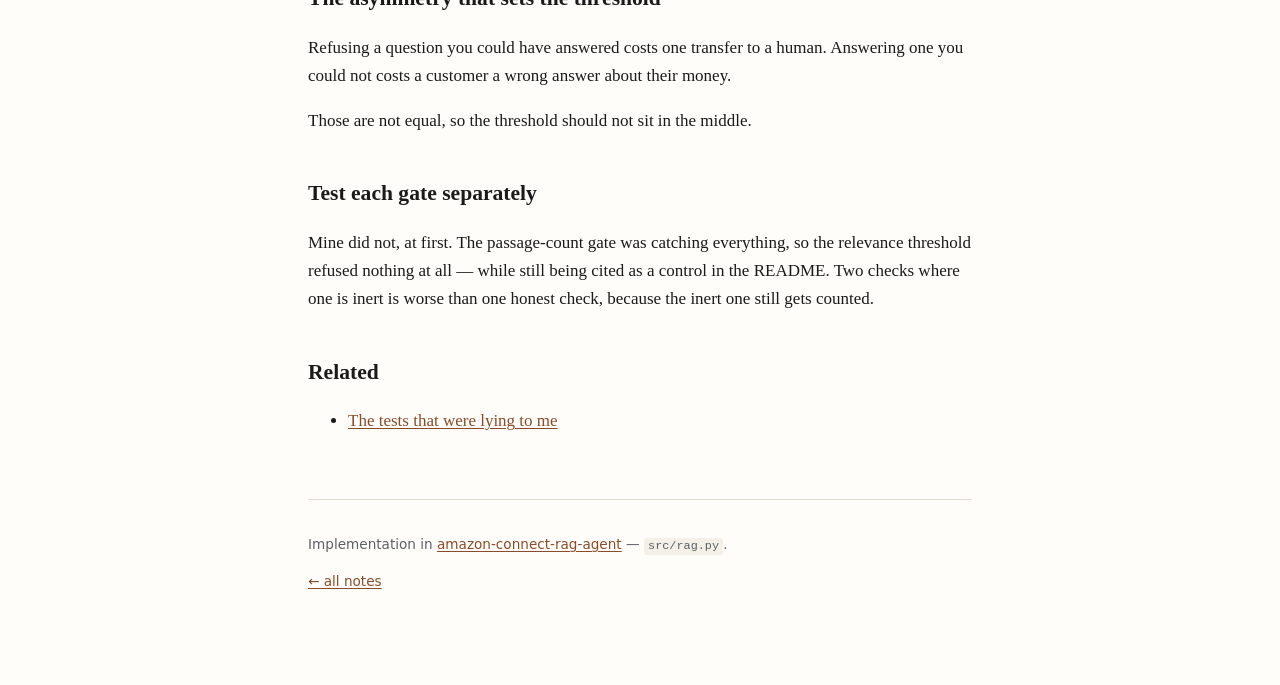
<file: learn/abstention-is-a-feature.html>
<!doctype html>
<html lang="en">
<head>
<meta charset="utf-8">
<meta name="viewport" content="width=device-width, initial-scale=1">
<title>Abstention is a feature, not a failure — Notes — Sadhvi Sharma</title>
<meta name="description" content="The expensive mistake is not &quot;I don't know&quot;. It is a confident wrong answer about somebody's money, delivered in the brand's voice.">
<link rel="stylesheet" href="style.css">
</head>
<body>
<div class="wrap">

<header class="site">
  <nav><a href="/">Portfolio</a><a href="/learn/">Notes</a><a href="https://github.com/sadvi11">GitHub</a></nav>
</header>

<p class="crumb"><a href="/learn/">Notes</a> / Production</p>
<h1>Abstention is a feature, not a failure</h1>
<p class="lede">The expensive mistake is not "I don't know". It is a confident wrong answer about somebody's money, delivered in the brand's voice.</p>
<p class="meta"><span class="lvl lvl-intermediate">intermediate</span><span class="tg">#rag</span><span class="tg">#grounding</span><span class="tg">#guardrails</span></p>
<p class="prereq"><b>Read first:</b> <a href="why-hybrid-search.html">Why hybrid search, and how rank fusion actually works</a></p>

<nav class="toc">
  <p>On this page</p>
  <ol>
    <li><a href="#why-a-prompt-is-not-enough">Why a prompt is not enough</a></li>
    <li><a href="#two-gates-before-one-after">Two gates before, one after</a></li>
    <li><a href="#generate-last-not-first">Generate last, not first</a></li>
    <li><a href="#the-asymmetry-that-sets-the-threshold">The asymmetry that sets the threshold</a></li>
    <li><a href="#test-each-gate-separately">Test each gate separately</a></li>
  </ol>
</nav>

<p>A good pharmacist says &ldquo;I can&rsquo;t advise on that, see your doctor.&rdquo; A bad one
guesses, to be helpful. The good one is more trustworthy precisely because
there is a line they will not cross.</p>
<h2 id="why-a-prompt-is-not-enough">Why a prompt is not enough<a class="anchor" href="#why-a-prompt-is-not-enough">#</a></h2>
<p>The usual approach is an instruction: <em>&ldquo;If the context does not contain the
answer, say you don&rsquo;t know.&rdquo;</em></p>
<p>A prompt is a request. A persistent customer can move a model off it, and so
can text inside a retrieved document, because the model has no channel
separation — your instructions and the retrieved content are one token stream.</p>
<p>A function that returns early cannot be talked round.</p>
<h2 id="two-gates-before-one-after">Two gates before, one after<a class="anchor" href="#two-gates-before-one-after">#</a></h2>
<pre><code class="language-python">if not passages:
    return REFUSAL
if len(passages) &lt; MIN_PASSAGES:      # one hit can be coincidence
    return REFUSAL
if max(p.score for p in passages) &lt; MIN_RELEVANCE:
    return REFUSAL
</code></pre>
<p>Then generate. Then check again: if the model declined despite adequate
context, that is an abstention, not an answer.</p>
<h2 id="generate-last-not-first">Generate last, not first<a class="anchor" href="#generate-last-not-first">#</a></h2>
<p>Checking after generating costs a model call you throw away — and it leaves an
unusable answer sitting in the process where a future maintainer may be tempted
to return it.</p>
<h2 id="the-asymmetry-that-sets-the-threshold">The asymmetry that sets the threshold<a class="anchor" href="#the-asymmetry-that-sets-the-threshold">#</a></h2>
<p>Refusing a question you could have answered costs one transfer to a human.
Answering one you could not costs a customer a wrong answer about their money.</p>
<p>Those are not equal, so the threshold should not sit in the middle.</p>
<h2 id="test-each-gate-separately">Test each gate separately<a class="anchor" href="#test-each-gate-separately">#</a></h2>
<p>Mine did not, at first. The passage-count gate was catching everything, so the
relevance threshold refused nothing at all — while still being cited as a
control in the README. Two checks where one is inert is worse than one honest
check, because the inert one still gets counted.</p>
<h2 id="related">Related</h2>
<ul>
  <li><a href="tests-that-were-lying.html">The tests that were lying to me</a></li>
</ul>

<footer>
  <p>Implementation in <a href="https://github.com/sadvi11/amazon-connect-rag-agent">amazon-connect-rag-agent</a> — <code>src/rag.py</code>.</p>

  <p><a href="/learn/">← all notes</a></p>
</footer>

</div>
</body>
</html>
</file>
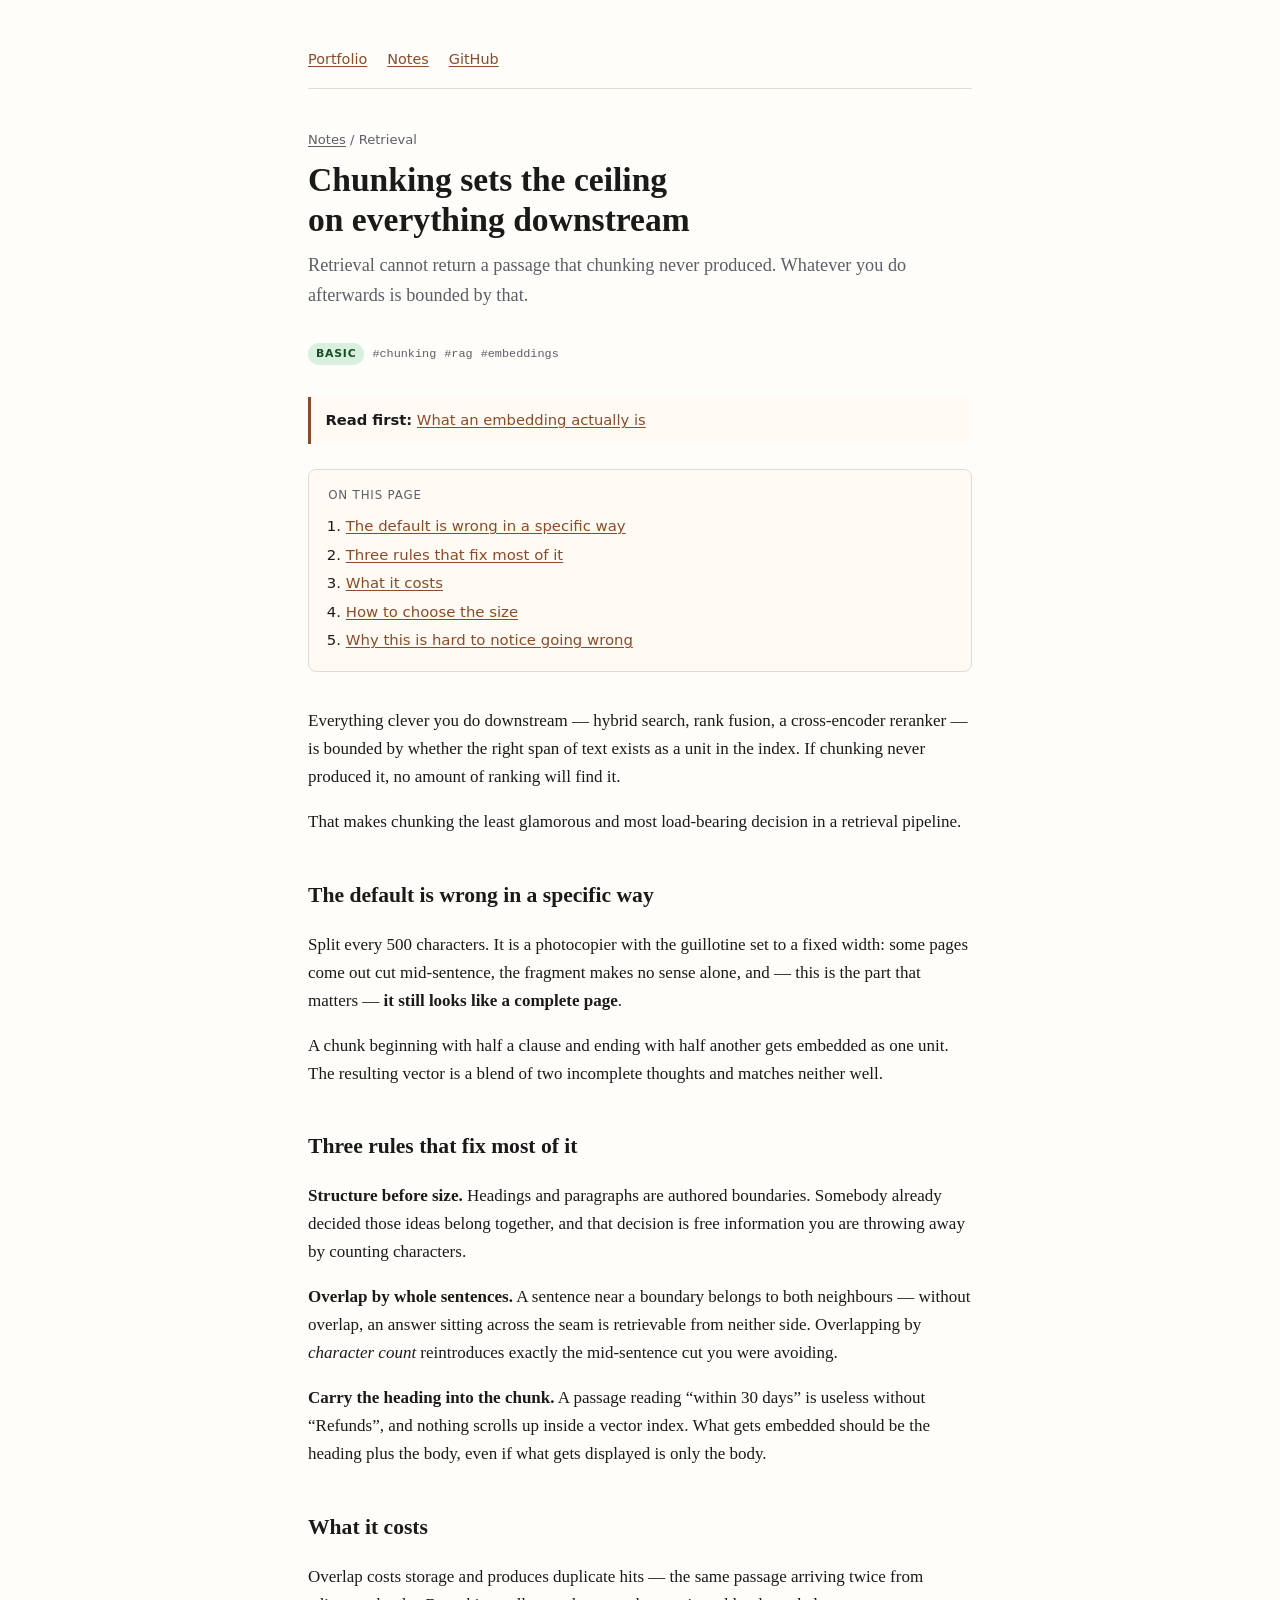
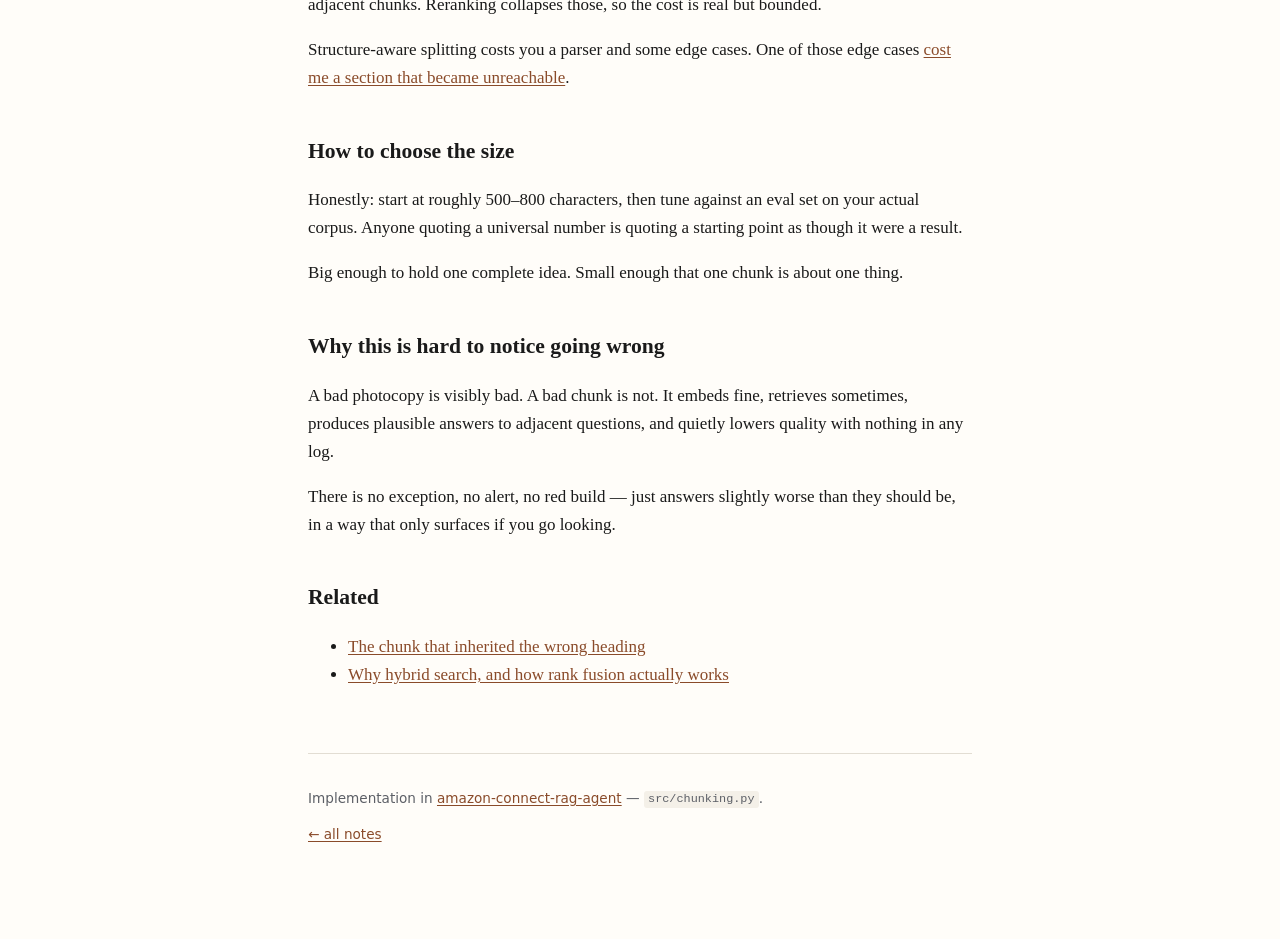
<file: learn/chunking-sets-the-ceiling.html>
<!doctype html>
<html lang="en">
<head>
<meta charset="utf-8">
<meta name="viewport" content="width=device-width, initial-scale=1">
<title>Chunking sets the ceiling on everything downstream — Notes — Sadhvi Sharma</title>
<meta name="description" content="Retrieval cannot return a passage that chunking never produced. Whatever you do afterwards is bounded by that.">
<link rel="stylesheet" href="style.css">
</head>
<body>
<div class="wrap">

<header class="site">
  <nav><a href="/">Portfolio</a><a href="/learn/">Notes</a><a href="https://github.com/sadvi11">GitHub</a></nav>
</header>

<p class="crumb"><a href="/learn/">Notes</a> / Retrieval</p>
<h1>Chunking sets the ceiling on everything downstream</h1>
<p class="lede">Retrieval cannot return a passage that chunking never produced. Whatever you do afterwards is bounded by that.</p>
<p class="meta"><span class="lvl lvl-basic">basic</span><span class="tg">#chunking</span><span class="tg">#rag</span><span class="tg">#embeddings</span></p>
<p class="prereq"><b>Read first:</b> <a href="what-is-an-embedding.html">What an embedding actually is</a></p>

<nav class="toc">
  <p>On this page</p>
  <ol>
    <li><a href="#the-default-is-wrong-in-a-specific-way">The default is wrong in a specific way</a></li>
    <li><a href="#three-rules-that-fix-most-of-it">Three rules that fix most of it</a></li>
    <li><a href="#what-it-costs">What it costs</a></li>
    <li><a href="#how-to-choose-the-size">How to choose the size</a></li>
    <li><a href="#why-this-is-hard-to-notice-going-wrong">Why this is hard to notice going wrong</a></li>
  </ol>
</nav>

<p>Everything clever you do downstream — hybrid search, rank fusion, a
cross-encoder reranker — is bounded by whether the right span of text exists as
a unit in the index. If chunking never produced it, no amount of ranking will
find it.</p>
<p>That makes chunking the least glamorous and most load-bearing decision in a
retrieval pipeline.</p>
<h2 id="the-default-is-wrong-in-a-specific-way">The default is wrong in a specific way<a class="anchor" href="#the-default-is-wrong-in-a-specific-way">#</a></h2>
<p>Split every 500 characters. It is a photocopier with the guillotine set to a
fixed width: some pages come out cut mid-sentence, the fragment makes no sense
alone, and — this is the part that matters — <strong>it still looks like a complete
page</strong>.</p>
<p>A chunk beginning with half a clause and ending with half another gets embedded
as one unit. The resulting vector is a blend of two incomplete thoughts and
matches neither well.</p>
<h2 id="three-rules-that-fix-most-of-it">Three rules that fix most of it<a class="anchor" href="#three-rules-that-fix-most-of-it">#</a></h2>
<p><strong>Structure before size.</strong> Headings and paragraphs are authored boundaries.
Somebody already decided those ideas belong together, and that decision is free
information you are throwing away by counting characters.</p>
<p><strong>Overlap by whole sentences.</strong> A sentence near a boundary belongs to both
neighbours — without overlap, an answer sitting across the seam is retrievable
from neither side. Overlapping by <em>character count</em> reintroduces exactly the
mid-sentence cut you were avoiding.</p>
<p><strong>Carry the heading into the chunk.</strong> A passage reading &ldquo;within 30 days&rdquo; is
useless without &ldquo;Refunds&rdquo;, and nothing scrolls up inside a vector index. What
gets embedded should be the heading plus the body, even if what gets displayed
is only the body.</p>
<h2 id="what-it-costs">What it costs<a class="anchor" href="#what-it-costs">#</a></h2>
<p>Overlap costs storage and produces duplicate hits — the same passage arriving
twice from adjacent chunks. Reranking collapses those, so the cost is real but
bounded.</p>
<p>Structure-aware splitting costs you a parser and some edge cases. One of those
edge cases <a href="the-chunk-that-inherited-the-wrong-heading.html">cost me a section that became
unreachable</a>.</p>
<h2 id="how-to-choose-the-size">How to choose the size<a class="anchor" href="#how-to-choose-the-size">#</a></h2>
<p>Honestly: start at roughly 500–800 characters, then tune against an eval set on
your actual corpus. Anyone quoting a universal number is quoting a starting
point as though it were a result.</p>
<p>Big enough to hold one complete idea. Small enough that one chunk is about one
thing.</p>
<h2 id="why-this-is-hard-to-notice-going-wrong">Why this is hard to notice going wrong<a class="anchor" href="#why-this-is-hard-to-notice-going-wrong">#</a></h2>
<p>A bad photocopy is visibly bad. A bad chunk is not. It embeds fine, retrieves
sometimes, produces plausible answers to adjacent questions, and quietly lowers
quality with nothing in any log.</p>
<p>There is no exception, no alert, no red build — just answers slightly worse
than they should be, in a way that only surfaces if you go looking.</p>
<h2 id="related">Related</h2>
<ul>
  <li><a href="the-chunk-that-inherited-the-wrong-heading.html">The chunk that inherited the wrong heading</a></li>
  <li><a href="why-hybrid-search.html">Why hybrid search, and how rank fusion actually works</a></li>
</ul>

<footer>
  <p>Implementation in <a href="https://github.com/sadvi11/amazon-connect-rag-agent">amazon-connect-rag-agent</a> — <code>src/chunking.py</code>.</p>

  <p><a href="/learn/">← all notes</a></p>
</footer>

</div>
</body>
</html>
</file>
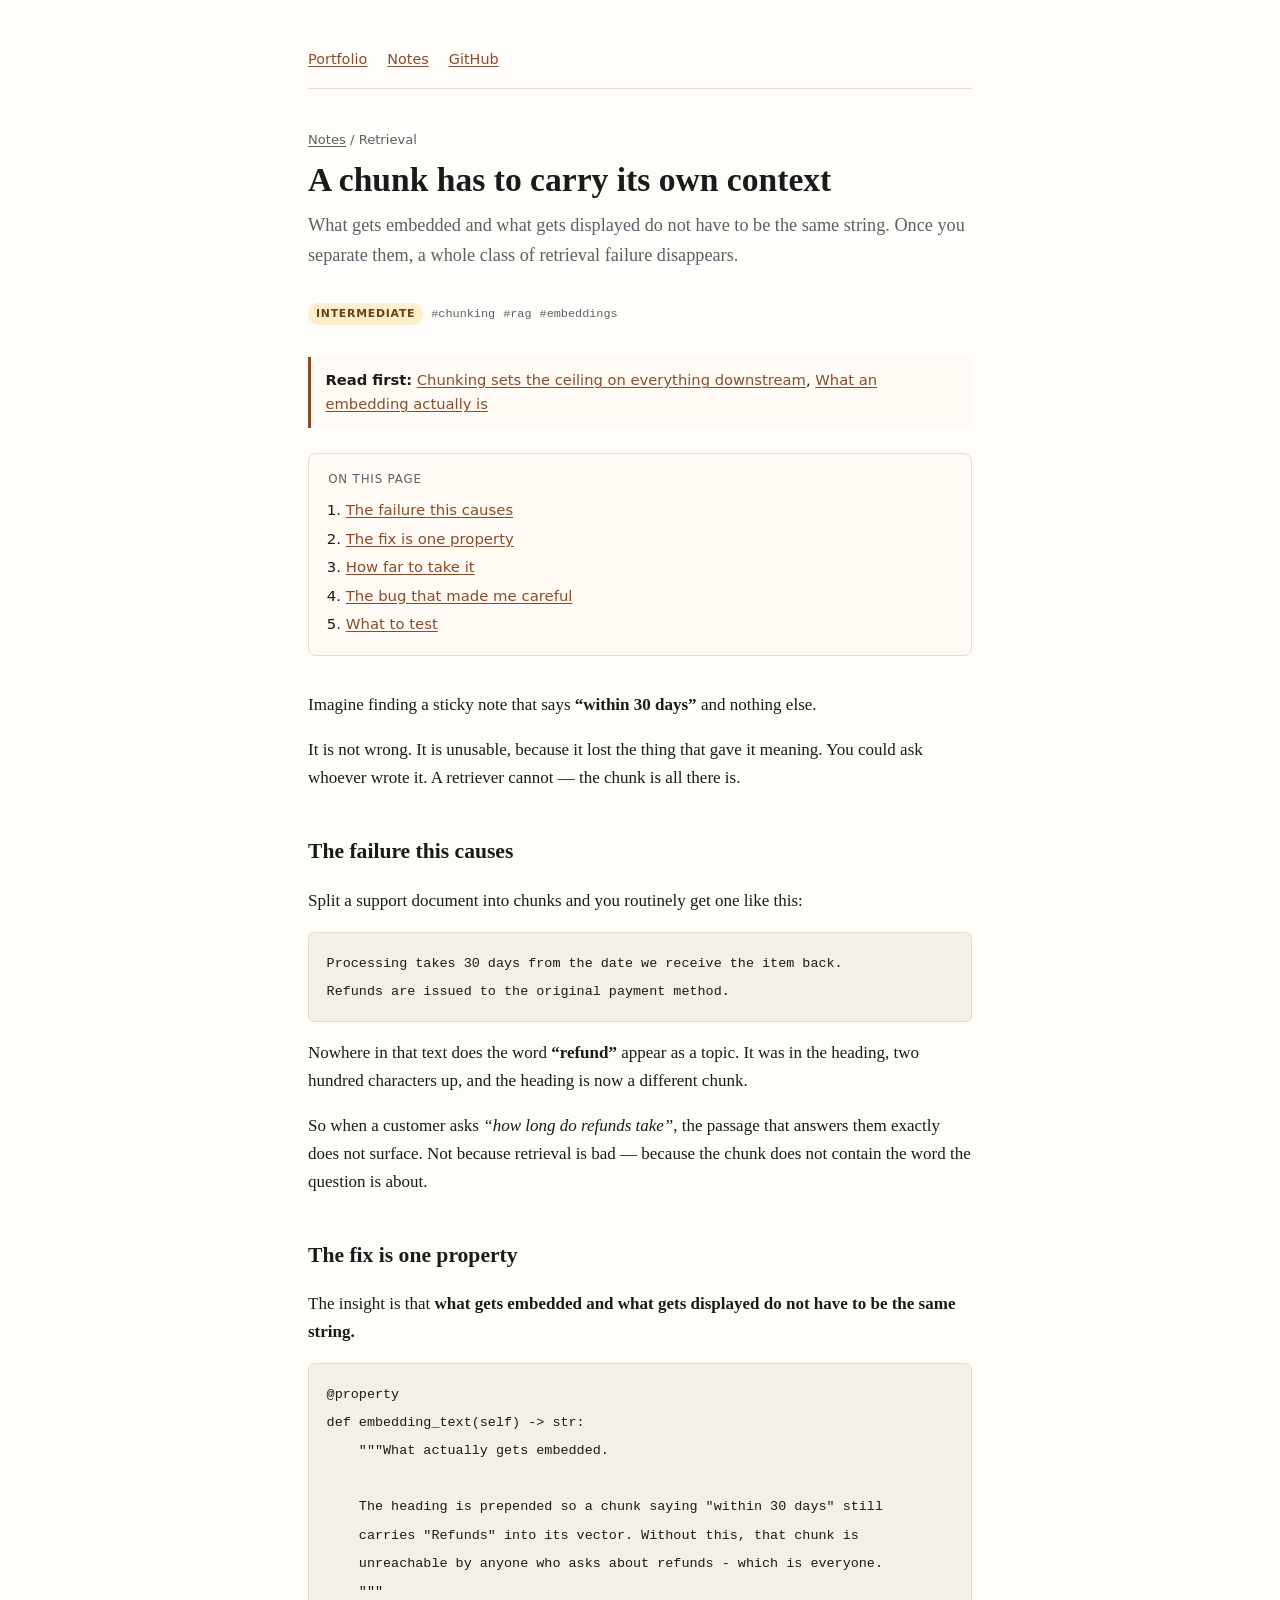
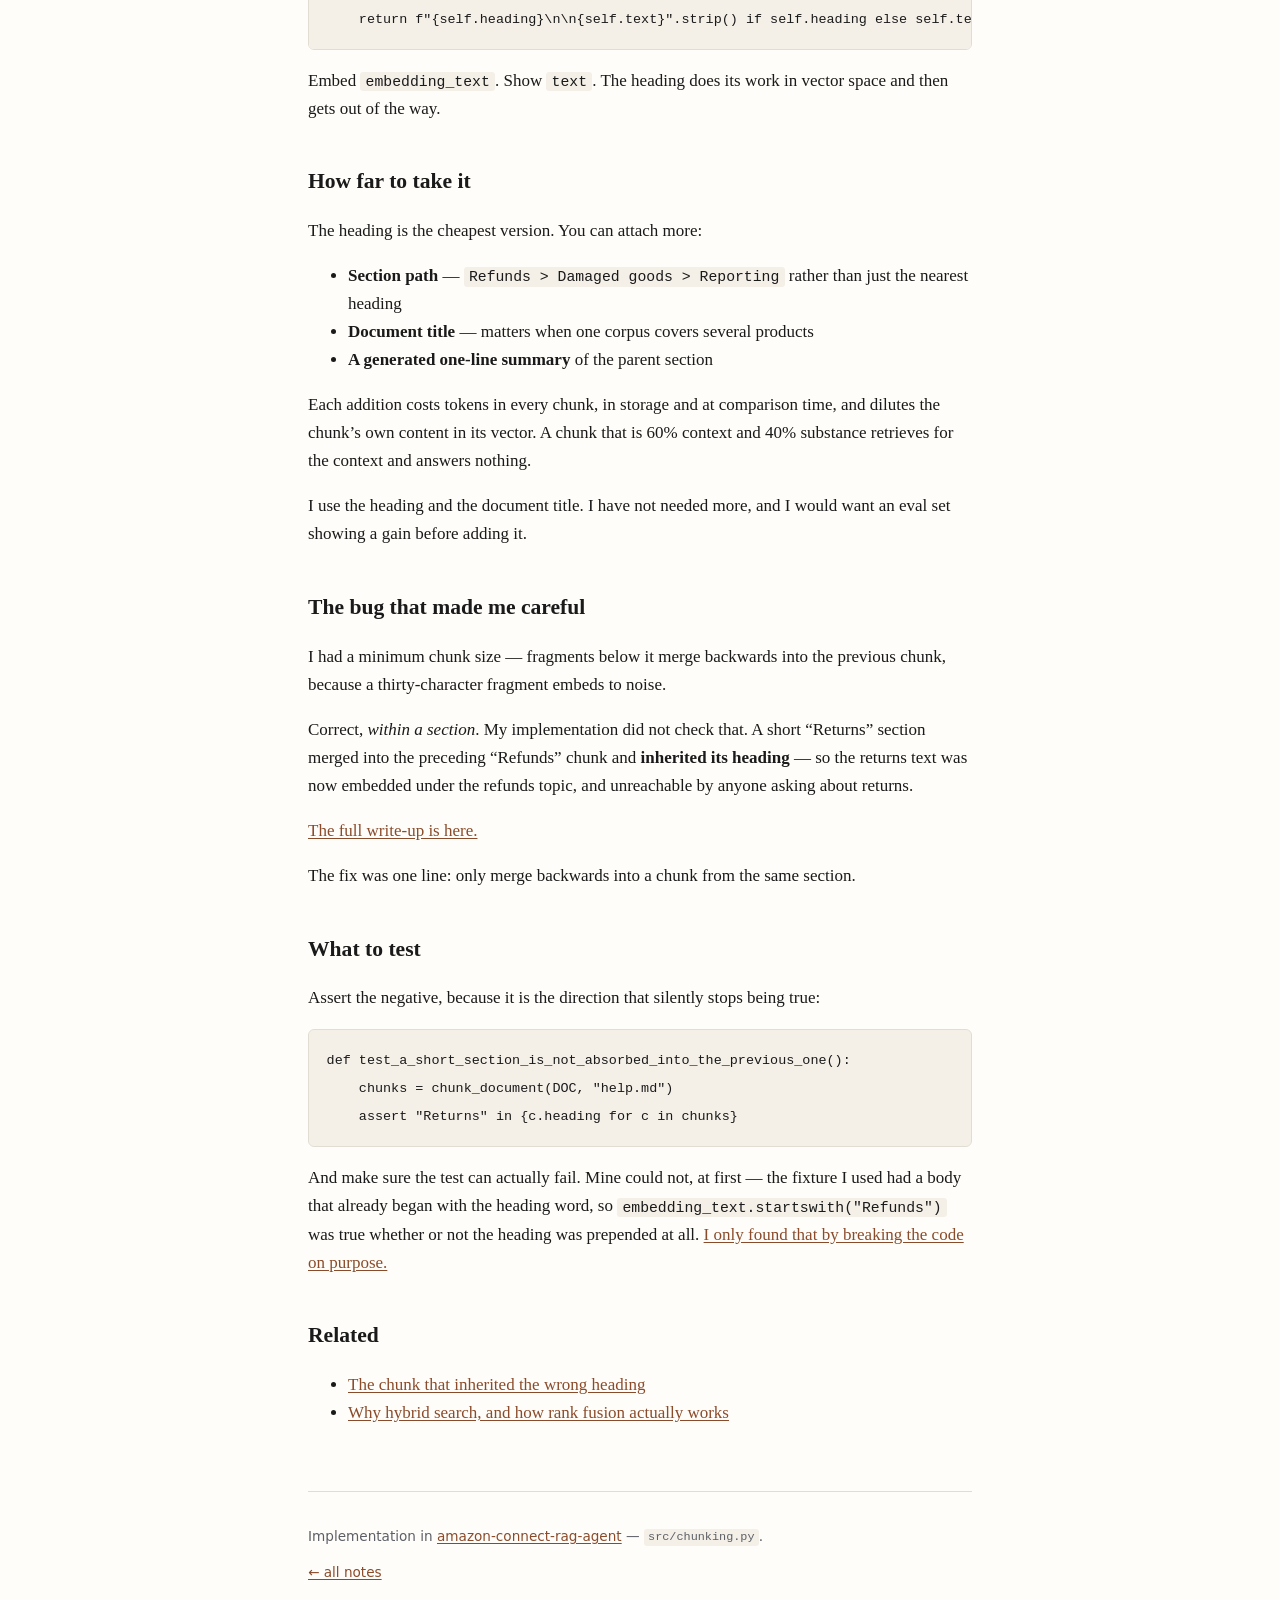
<file: learn/contextual-chunking.html>
<!doctype html>
<html lang="en">
<head>
<meta charset="utf-8">
<meta name="viewport" content="width=device-width, initial-scale=1">
<title>A chunk has to carry its own context — Notes — Sadhvi Sharma</title>
<meta name="description" content="What gets embedded and what gets displayed do not have to be the same string. Once you separate them, a whole class of retrieval failure disappears.">
<link rel="stylesheet" href="style.css">
</head>
<body>
<div class="wrap">

<header class="site">
  <nav><a href="/">Portfolio</a><a href="/learn/">Notes</a><a href="https://github.com/sadvi11">GitHub</a></nav>
</header>

<p class="crumb"><a href="/learn/">Notes</a> / Retrieval</p>
<h1>A chunk has to carry its own context</h1>
<p class="lede">What gets embedded and what gets displayed do not have to be the same string. Once you separate them, a whole class of retrieval failure disappears.</p>
<p class="meta"><span class="lvl lvl-intermediate">intermediate</span><span class="tg">#chunking</span><span class="tg">#rag</span><span class="tg">#embeddings</span></p>
<p class="prereq"><b>Read first:</b> <a href="chunking-sets-the-ceiling.html">Chunking sets the ceiling on everything downstream</a>, <a href="what-is-an-embedding.html">What an embedding actually is</a></p>

<nav class="toc">
  <p>On this page</p>
  <ol>
    <li><a href="#the-failure-this-causes">The failure this causes</a></li>
    <li><a href="#the-fix-is-one-property">The fix is one property</a></li>
    <li><a href="#how-far-to-take-it">How far to take it</a></li>
    <li><a href="#the-bug-that-made-me-careful">The bug that made me careful</a></li>
    <li><a href="#what-to-test">What to test</a></li>
  </ol>
</nav>

<p>Imagine finding a sticky note that says <strong>&ldquo;within 30 days&rdquo;</strong> and nothing else.</p>
<p>It is not wrong. It is unusable, because it lost the thing that gave it
meaning. You could ask whoever wrote it. A retriever cannot — the chunk is
all there is.</p>
<h2 id="the-failure-this-causes">The failure this causes<a class="anchor" href="#the-failure-this-causes">#</a></h2>
<p>Split a support document into chunks and you routinely get one like this:</p>
<pre><code>Processing takes 30 days from the date we receive the item back.
Refunds are issued to the original payment method.
</code></pre>
<p>Nowhere in that text does the word <strong>&ldquo;refund&rdquo;</strong> appear as a topic. It was in
the heading, two hundred characters up, and the heading is now a different
chunk.</p>
<p>So when a customer asks <em>&ldquo;how long do refunds take&rdquo;</em>, the passage that answers
them exactly does not surface. Not because retrieval is bad — because the
chunk does not contain the word the question is about.</p>
<h2 id="the-fix-is-one-property">The fix is one property<a class="anchor" href="#the-fix-is-one-property">#</a></h2>
<p>The insight is that <strong>what gets embedded and what gets displayed do not have to
be the same string.</strong></p>
<pre><code class="language-python">@property
def embedding_text(self) -&gt; str:
    &quot;&quot;&quot;What actually gets embedded.

    The heading is prepended so a chunk saying &quot;within 30 days&quot; still
    carries &quot;Refunds&quot; into its vector. Without this, that chunk is
    unreachable by anyone who asks about refunds - which is everyone.
    &quot;&quot;&quot;
    return f&quot;{self.heading}\n\n{self.text}&quot;.strip() if self.heading else self.text
</code></pre>
<p>Embed <code>embedding_text</code>. Show <code>text</code>. The heading does its work in vector space
and then gets out of the way.</p>
<h2 id="how-far-to-take-it">How far to take it<a class="anchor" href="#how-far-to-take-it">#</a></h2>
<p>The heading is the cheapest version. You can attach more:</p>
<ul>
<li><strong>Section path</strong> — <code>Refunds &gt; Damaged goods &gt; Reporting</code> rather than just the
  nearest heading</li>
<li><strong>Document title</strong> — matters when one corpus covers several products</li>
<li><strong>A generated one-line summary</strong> of the parent section</li>
</ul>
<p>Each addition costs tokens in every chunk, in storage and at comparison time,
and dilutes the chunk&rsquo;s own content in its vector. A chunk that is 60% context
and 40% substance retrieves for the context and answers nothing.</p>
<p>I use the heading and the document title. I have not needed more, and I would
want an eval set showing a gain before adding it.</p>
<h2 id="the-bug-that-made-me-careful">The bug that made me careful<a class="anchor" href="#the-bug-that-made-me-careful">#</a></h2>
<p>I had a minimum chunk size — fragments below it merge backwards into the
previous chunk, because a thirty-character fragment embeds to noise.</p>
<p>Correct, <em>within a section</em>. My implementation did not check that. A short
&ldquo;Returns&rdquo; section merged into the preceding &ldquo;Refunds&rdquo; chunk and
<strong>inherited its heading</strong> — so the returns text was now embedded under the
refunds topic, and unreachable by anyone asking about returns.</p>
<p><a href="the-chunk-that-inherited-the-wrong-heading.html">The full write-up is here.</a></p>
<p>The fix was one line: only merge backwards into a chunk from the same section.</p>
<h2 id="what-to-test">What to test<a class="anchor" href="#what-to-test">#</a></h2>
<p>Assert the negative, because it is the direction that silently stops being
true:</p>
<pre><code class="language-python">def test_a_short_section_is_not_absorbed_into_the_previous_one():
    chunks = chunk_document(DOC, &quot;help.md&quot;)
    assert &quot;Returns&quot; in {c.heading for c in chunks}
</code></pre>
<p>And make sure the test can actually fail. Mine could not, at first — the
fixture I used had a body that already began with the heading word, so
<code>embedding_text.startswith("Refunds")</code> was true whether or not the heading was
prepended at all. <a href="tests-that-were-lying.html">I only found that by breaking the code on
purpose.</a></p>
<h2 id="related">Related</h2>
<ul>
  <li><a href="the-chunk-that-inherited-the-wrong-heading.html">The chunk that inherited the wrong heading</a></li>
  <li><a href="why-hybrid-search.html">Why hybrid search, and how rank fusion actually works</a></li>
</ul>

<footer>
  <p>Implementation in <a href="https://github.com/sadvi11/amazon-connect-rag-agent">amazon-connect-rag-agent</a> — <code>src/chunking.py</code>.</p>

  <p><a href="/learn/">← all notes</a></p>
</footer>

</div>
</body>
</html>
</file>
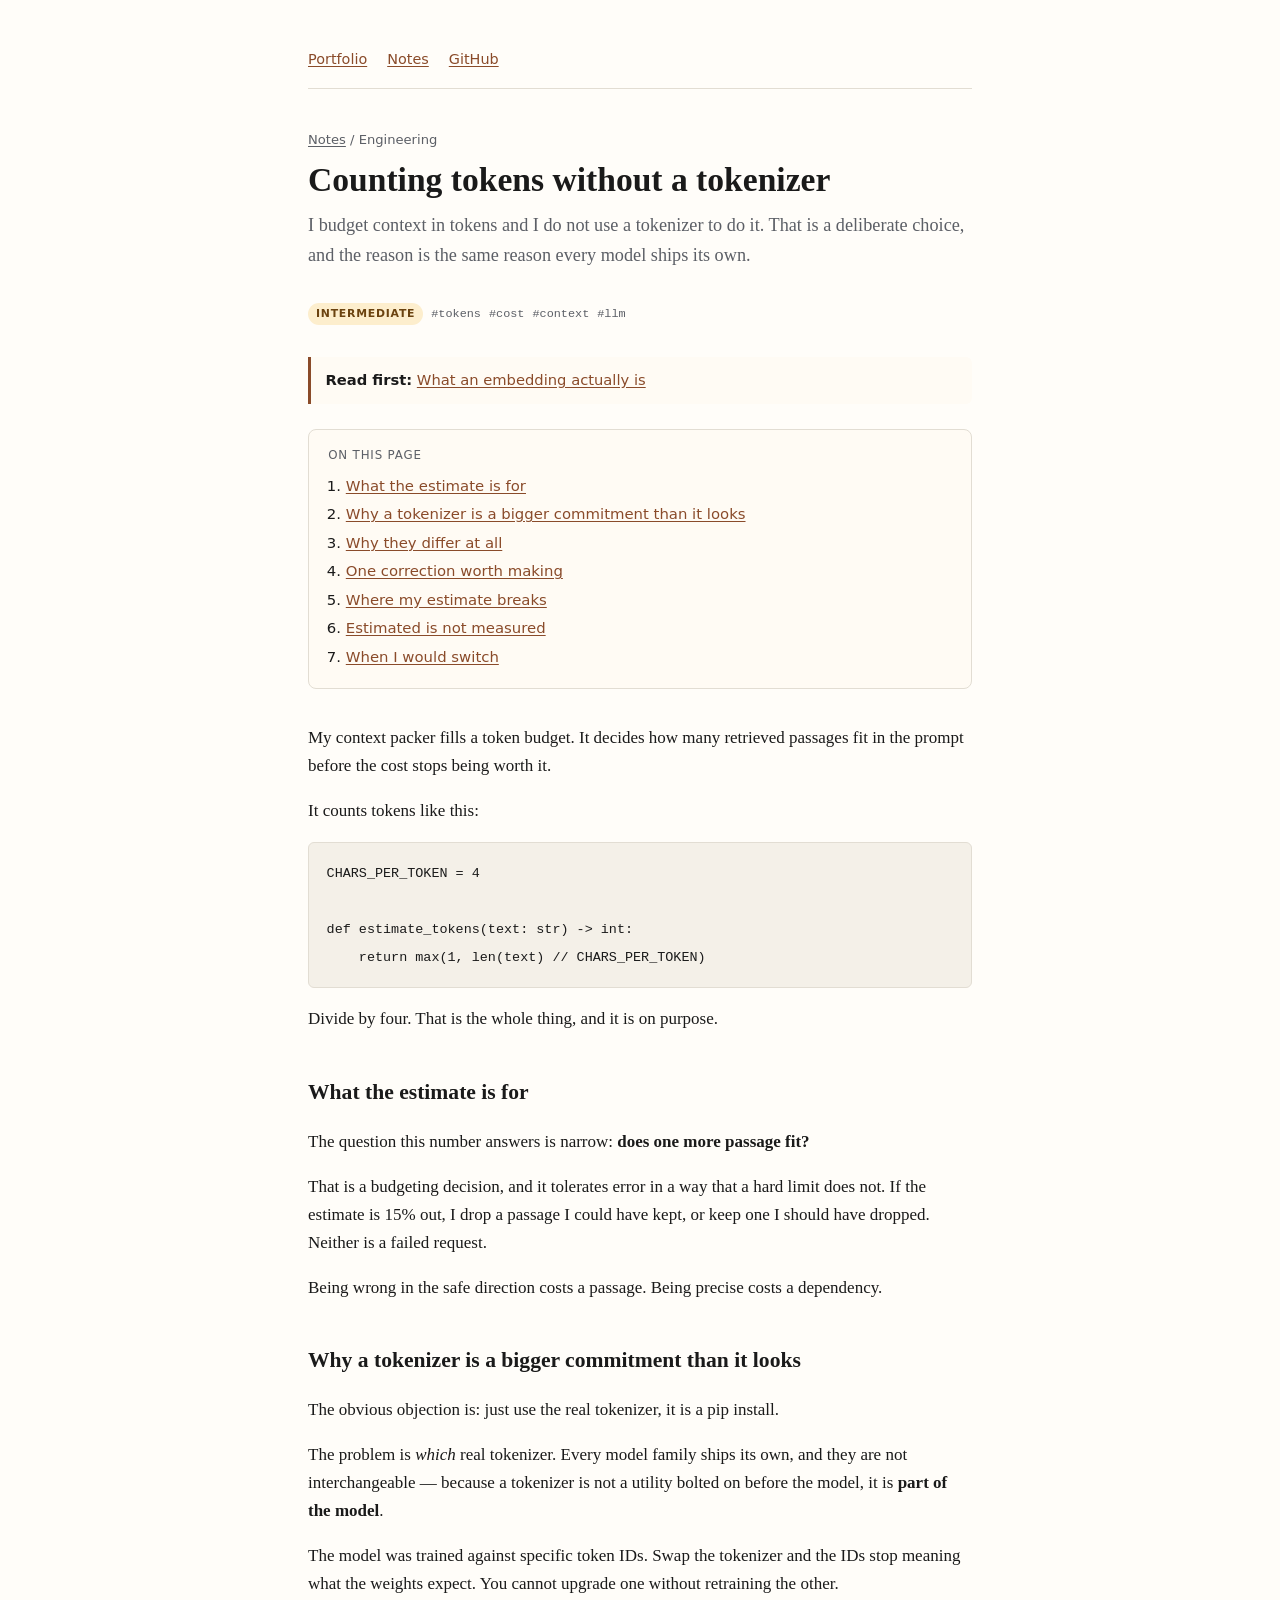
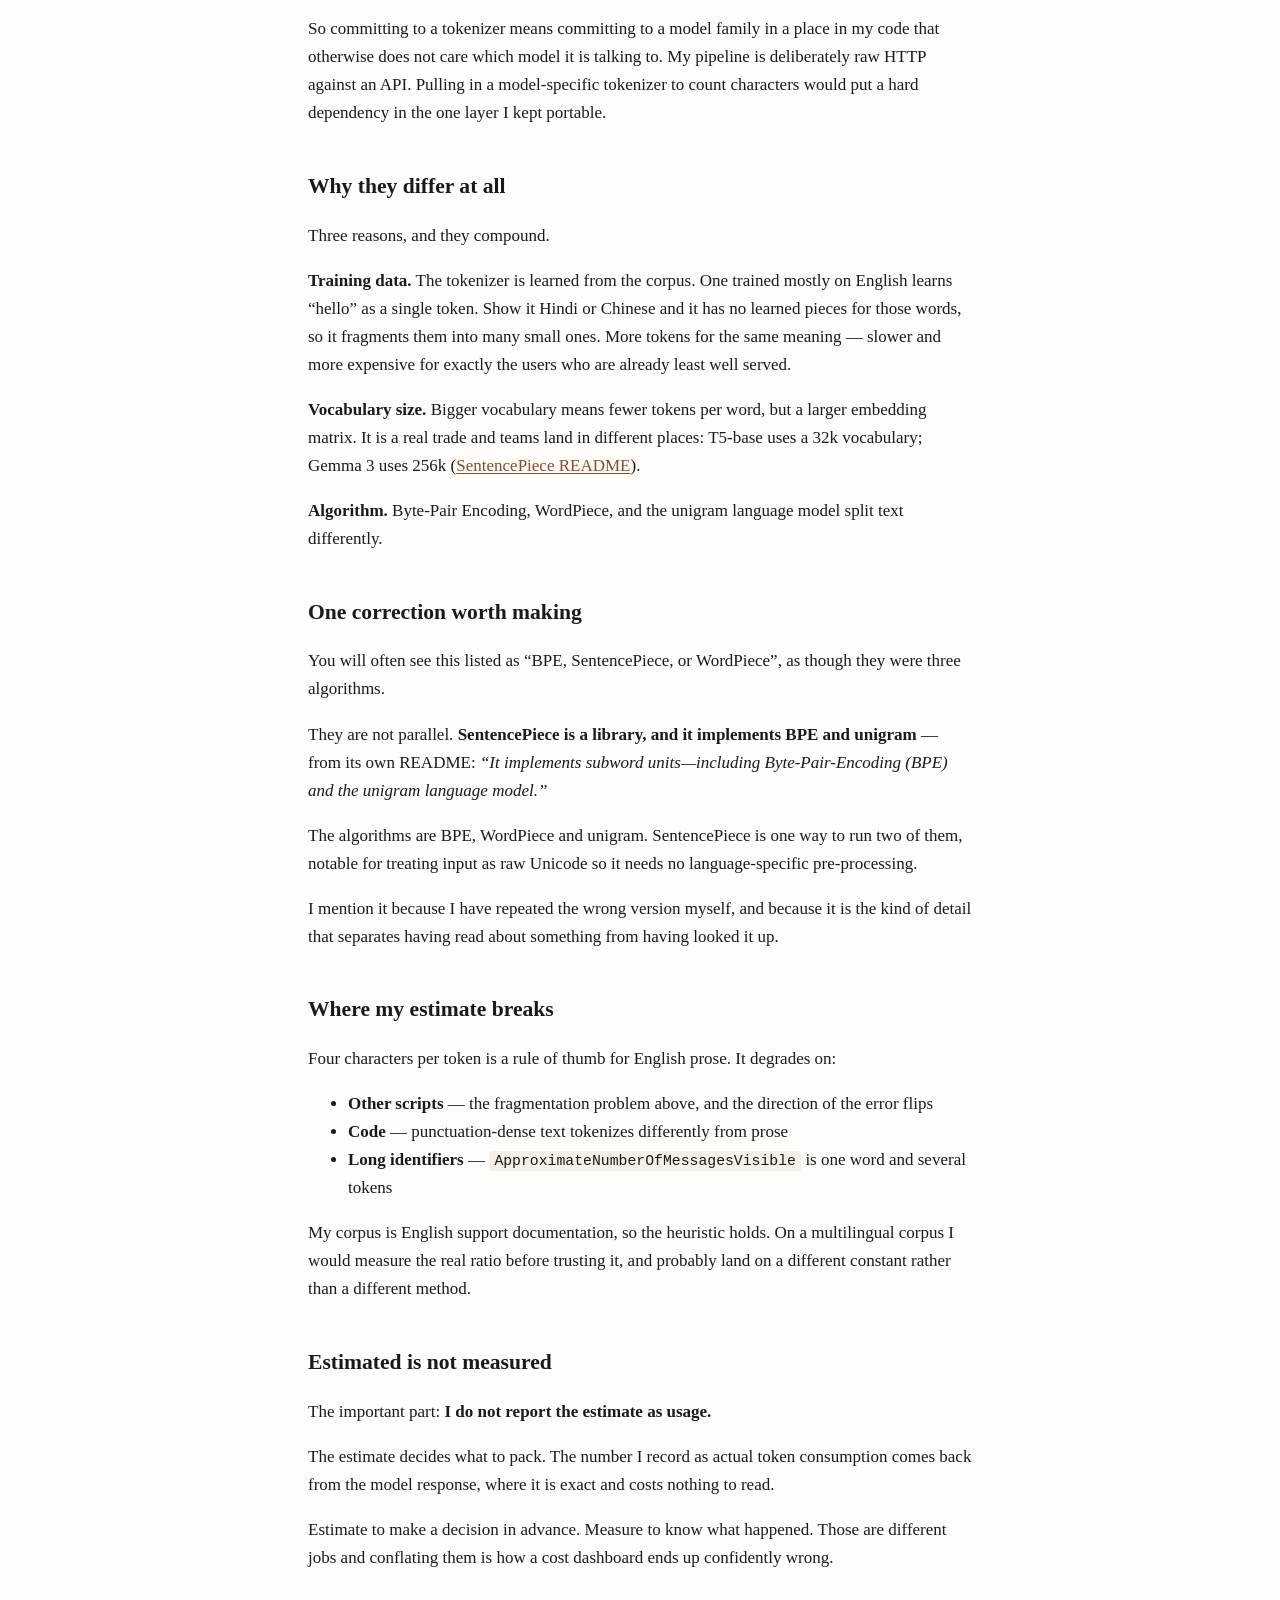
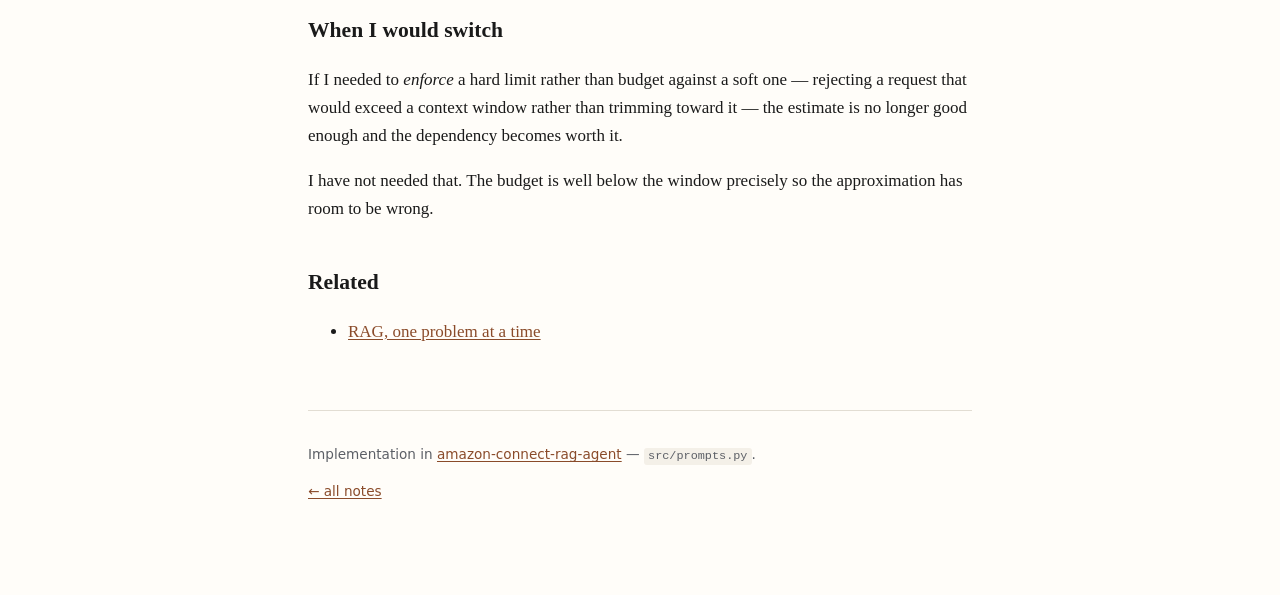
<file: learn/counting-tokens-without-a-tokenizer.html>
<!doctype html>
<html lang="en">
<head>
<meta charset="utf-8">
<meta name="viewport" content="width=device-width, initial-scale=1">
<title>Counting tokens without a tokenizer — Notes — Sadhvi Sharma</title>
<meta name="description" content="I budget context in tokens and I do not use a tokenizer to do it. That is a deliberate choice, and the reason is the same reason every model ships its own.">
<link rel="stylesheet" href="style.css">
</head>
<body>
<div class="wrap">

<header class="site">
  <nav><a href="/">Portfolio</a><a href="/learn/">Notes</a><a href="https://github.com/sadvi11">GitHub</a></nav>
</header>

<p class="crumb"><a href="/learn/">Notes</a> / Engineering</p>
<h1>Counting tokens without a tokenizer</h1>
<p class="lede">I budget context in tokens and I do not use a tokenizer to do it. That is a deliberate choice, and the reason is the same reason every model ships its own.</p>
<p class="meta"><span class="lvl lvl-intermediate">intermediate</span><span class="tg">#tokens</span><span class="tg">#cost</span><span class="tg">#context</span><span class="tg">#llm</span></p>
<p class="prereq"><b>Read first:</b> <a href="what-is-an-embedding.html">What an embedding actually is</a></p>

<nav class="toc">
  <p>On this page</p>
  <ol>
    <li><a href="#what-the-estimate-is-for">What the estimate is for</a></li>
    <li><a href="#why-a-tokenizer-is-a-bigger-commitment-than-it-looks">Why a tokenizer is a bigger commitment than it looks</a></li>
    <li><a href="#why-they-differ-at-all">Why they differ at all</a></li>
    <li><a href="#one-correction-worth-making">One correction worth making</a></li>
    <li><a href="#where-my-estimate-breaks">Where my estimate breaks</a></li>
    <li><a href="#estimated-is-not-measured">Estimated is not measured</a></li>
    <li><a href="#when-i-would-switch">When I would switch</a></li>
  </ol>
</nav>

<p>My context packer fills a token budget. It decides how many retrieved passages
fit in the prompt before the cost stops being worth it.</p>
<p>It counts tokens like this:</p>
<pre><code class="language-python">CHARS_PER_TOKEN = 4

def estimate_tokens(text: str) -&gt; int:
    return max(1, len(text) // CHARS_PER_TOKEN)
</code></pre>
<p>Divide by four. That is the whole thing, and it is on purpose.</p>
<h2 id="what-the-estimate-is-for">What the estimate is for<a class="anchor" href="#what-the-estimate-is-for">#</a></h2>
<p>The question this number answers is narrow: <strong>does one more passage fit?</strong></p>
<p>That is a budgeting decision, and it tolerates error in a way that a hard limit
does not. If the estimate is 15% out, I drop a passage I could have kept, or
keep one I should have dropped. Neither is a failed request.</p>
<p>Being wrong in the safe direction costs a passage. Being precise costs a
dependency.</p>
<h2 id="why-a-tokenizer-is-a-bigger-commitment-than-it-looks">Why a tokenizer is a bigger commitment than it looks<a class="anchor" href="#why-a-tokenizer-is-a-bigger-commitment-than-it-looks">#</a></h2>
<p>The obvious objection is: just use the real tokenizer, it is a pip install.</p>
<p>The problem is <em>which</em> real tokenizer. Every model family ships its own, and
they are not interchangeable — because a tokenizer is not a utility bolted on
before the model, it is <strong>part of the model</strong>.</p>
<p>The model was trained against specific token IDs. Swap the tokenizer and the
IDs stop meaning what the weights expect. You cannot upgrade one without
retraining the other.</p>
<p>So committing to a tokenizer means committing to a model family in a place in
my code that otherwise does not care which model it is talking to. My pipeline
is deliberately raw HTTP against an API. Pulling in a model-specific tokenizer
to count characters would put a hard dependency in the one layer I kept
portable.</p>
<h2 id="why-they-differ-at-all">Why they differ at all<a class="anchor" href="#why-they-differ-at-all">#</a></h2>
<p>Three reasons, and they compound.</p>
<p><strong>Training data.</strong> The tokenizer is learned from the corpus. One trained mostly
on English learns &ldquo;hello&rdquo; as a single token. Show it Hindi or Chinese and it
has no learned pieces for those words, so it fragments them into many small
ones. More tokens for the same meaning — slower and more expensive for exactly
the users who are already least well served.</p>
<p><strong>Vocabulary size.</strong> Bigger vocabulary means fewer tokens per word, but a
larger embedding matrix. It is a real trade and teams land in different places:
T5-base uses a 32k vocabulary; Gemma 3 uses 256k
(<a href="https://github.com/google/sentencepiece">SentencePiece README</a>).</p>
<p><strong>Algorithm.</strong> Byte-Pair Encoding, WordPiece, and the unigram language model
split text differently.</p>
<h2 id="one-correction-worth-making">One correction worth making<a class="anchor" href="#one-correction-worth-making">#</a></h2>
<p>You will often see this listed as &ldquo;BPE, SentencePiece, or WordPiece&rdquo;, as
though they were three algorithms.</p>
<p>They are not parallel. <strong>SentencePiece is a library, and it implements BPE and
unigram</strong> — from its own README: <em>&ldquo;It implements subword units—including
Byte-Pair-Encoding (BPE) and the unigram language model.&rdquo;</em></p>
<p>The algorithms are BPE, WordPiece and unigram. SentencePiece is one way to run
two of them, notable for treating input as raw Unicode so it needs no
language-specific pre-processing.</p>
<p>I mention it because I have repeated the wrong version myself, and because it
is the kind of detail that separates having read about something from having
looked it up.</p>
<h2 id="where-my-estimate-breaks">Where my estimate breaks<a class="anchor" href="#where-my-estimate-breaks">#</a></h2>
<p>Four characters per token is a rule of thumb for English prose. It degrades on:</p>
<ul>
<li><strong>Other scripts</strong> — the fragmentation problem above, and the direction of
  the error flips</li>
<li><strong>Code</strong> — punctuation-dense text tokenizes differently from prose</li>
<li><strong>Long identifiers</strong> — <code>ApproximateNumberOfMessagesVisible</code> is one word and
  several tokens</li>
</ul>
<p>My corpus is English support documentation, so the heuristic holds. On a
multilingual corpus I would measure the real ratio before trusting it, and
probably land on a different constant rather than a different method.</p>
<h2 id="estimated-is-not-measured">Estimated is not measured<a class="anchor" href="#estimated-is-not-measured">#</a></h2>
<p>The important part: <strong>I do not report the estimate as usage.</strong></p>
<p>The estimate decides what to pack. The number I record as actual token
consumption comes back from the model response, where it is exact and costs
nothing to read.</p>
<p>Estimate to make a decision in advance. Measure to know what happened. Those
are different jobs and conflating them is how a cost dashboard ends up
confidently wrong.</p>
<h2 id="when-i-would-switch">When I would switch<a class="anchor" href="#when-i-would-switch">#</a></h2>
<p>If I needed to <em>enforce</em> a hard limit rather than budget against a soft one —
rejecting a request that would exceed a context window rather than trimming
toward it — the estimate is no longer good enough and the dependency becomes
worth it.</p>
<p>I have not needed that. The budget is well below the window precisely so the
approximation has room to be wrong.</p>
<h2 id="related">Related</h2>
<ul>
  <li><a href="rag-one-problem-at-a-time.html">RAG, one problem at a time</a></li>
</ul>

<footer>
  <p>Implementation in <a href="https://github.com/sadvi11/amazon-connect-rag-agent">amazon-connect-rag-agent</a> — <code>src/prompts.py</code>.</p>

  <p><a href="/learn/">← all notes</a></p>
</footer>

</div>
</body>
</html>
</file>
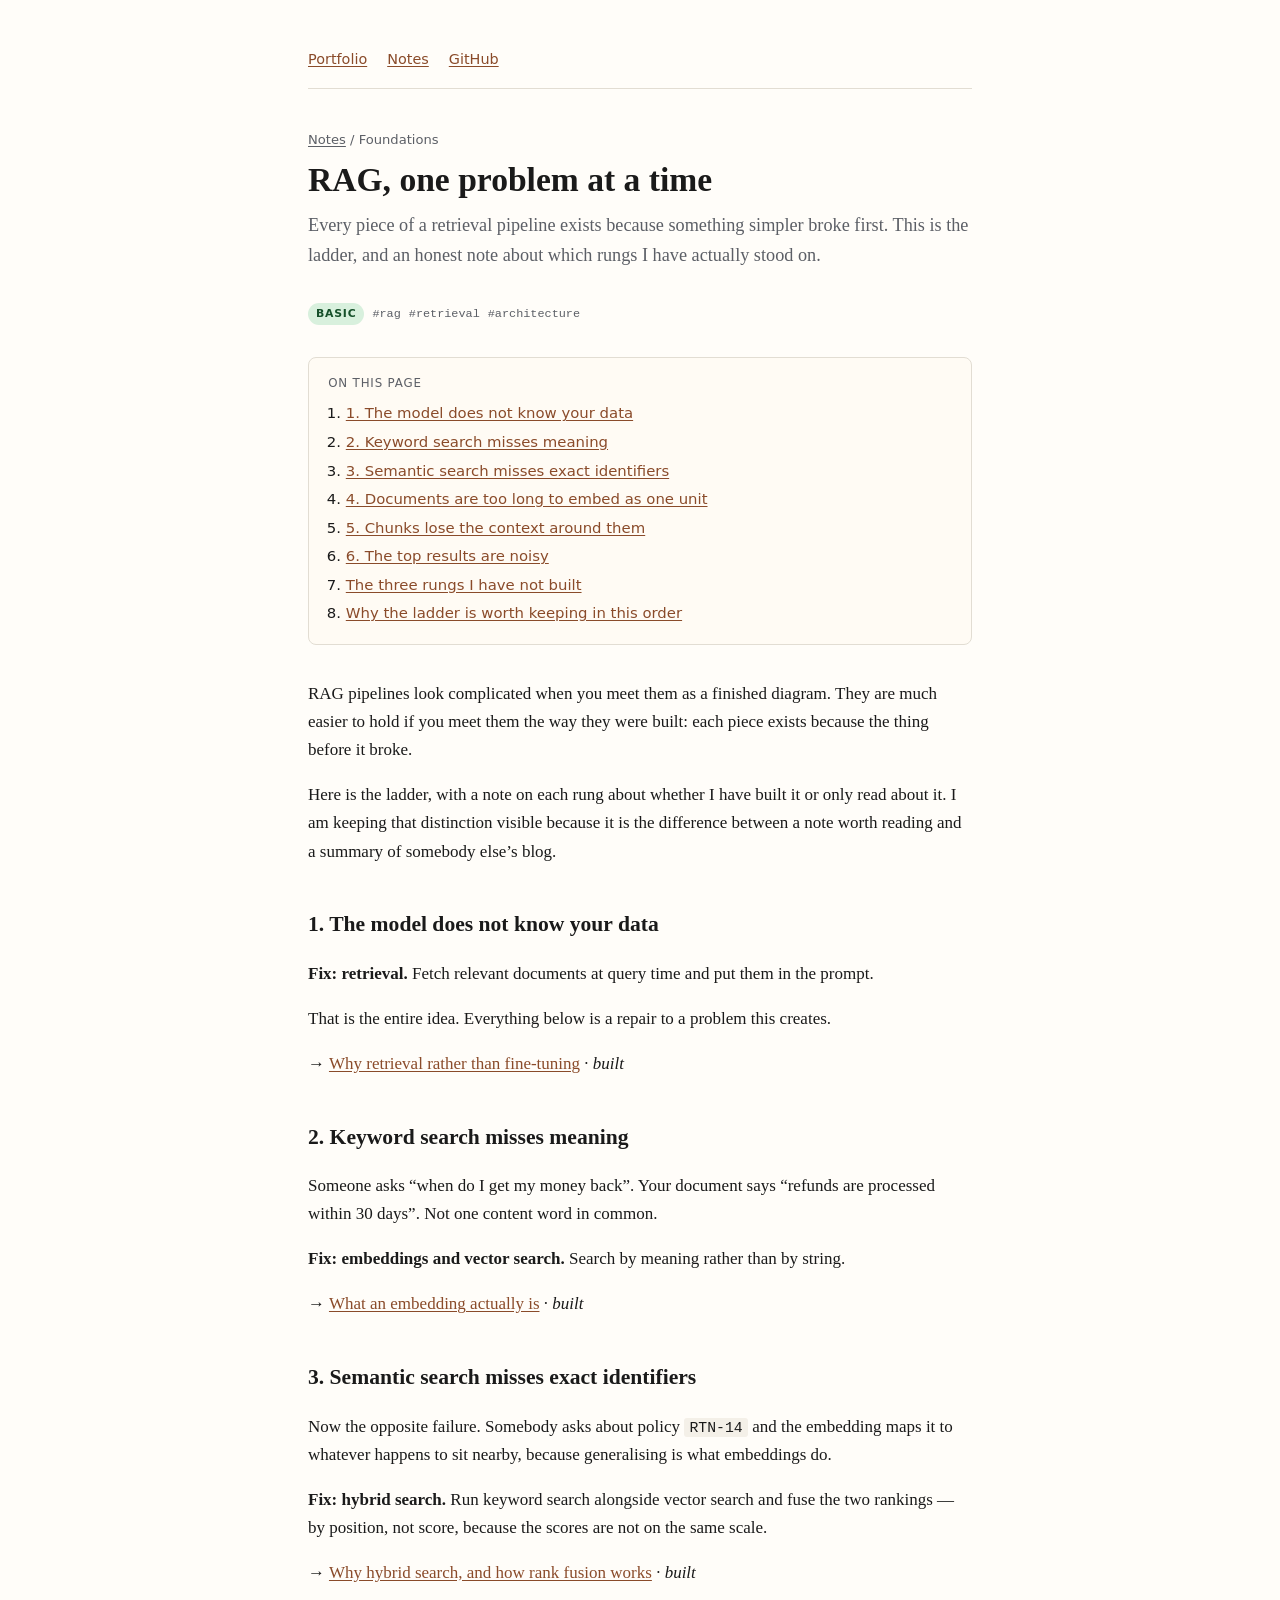
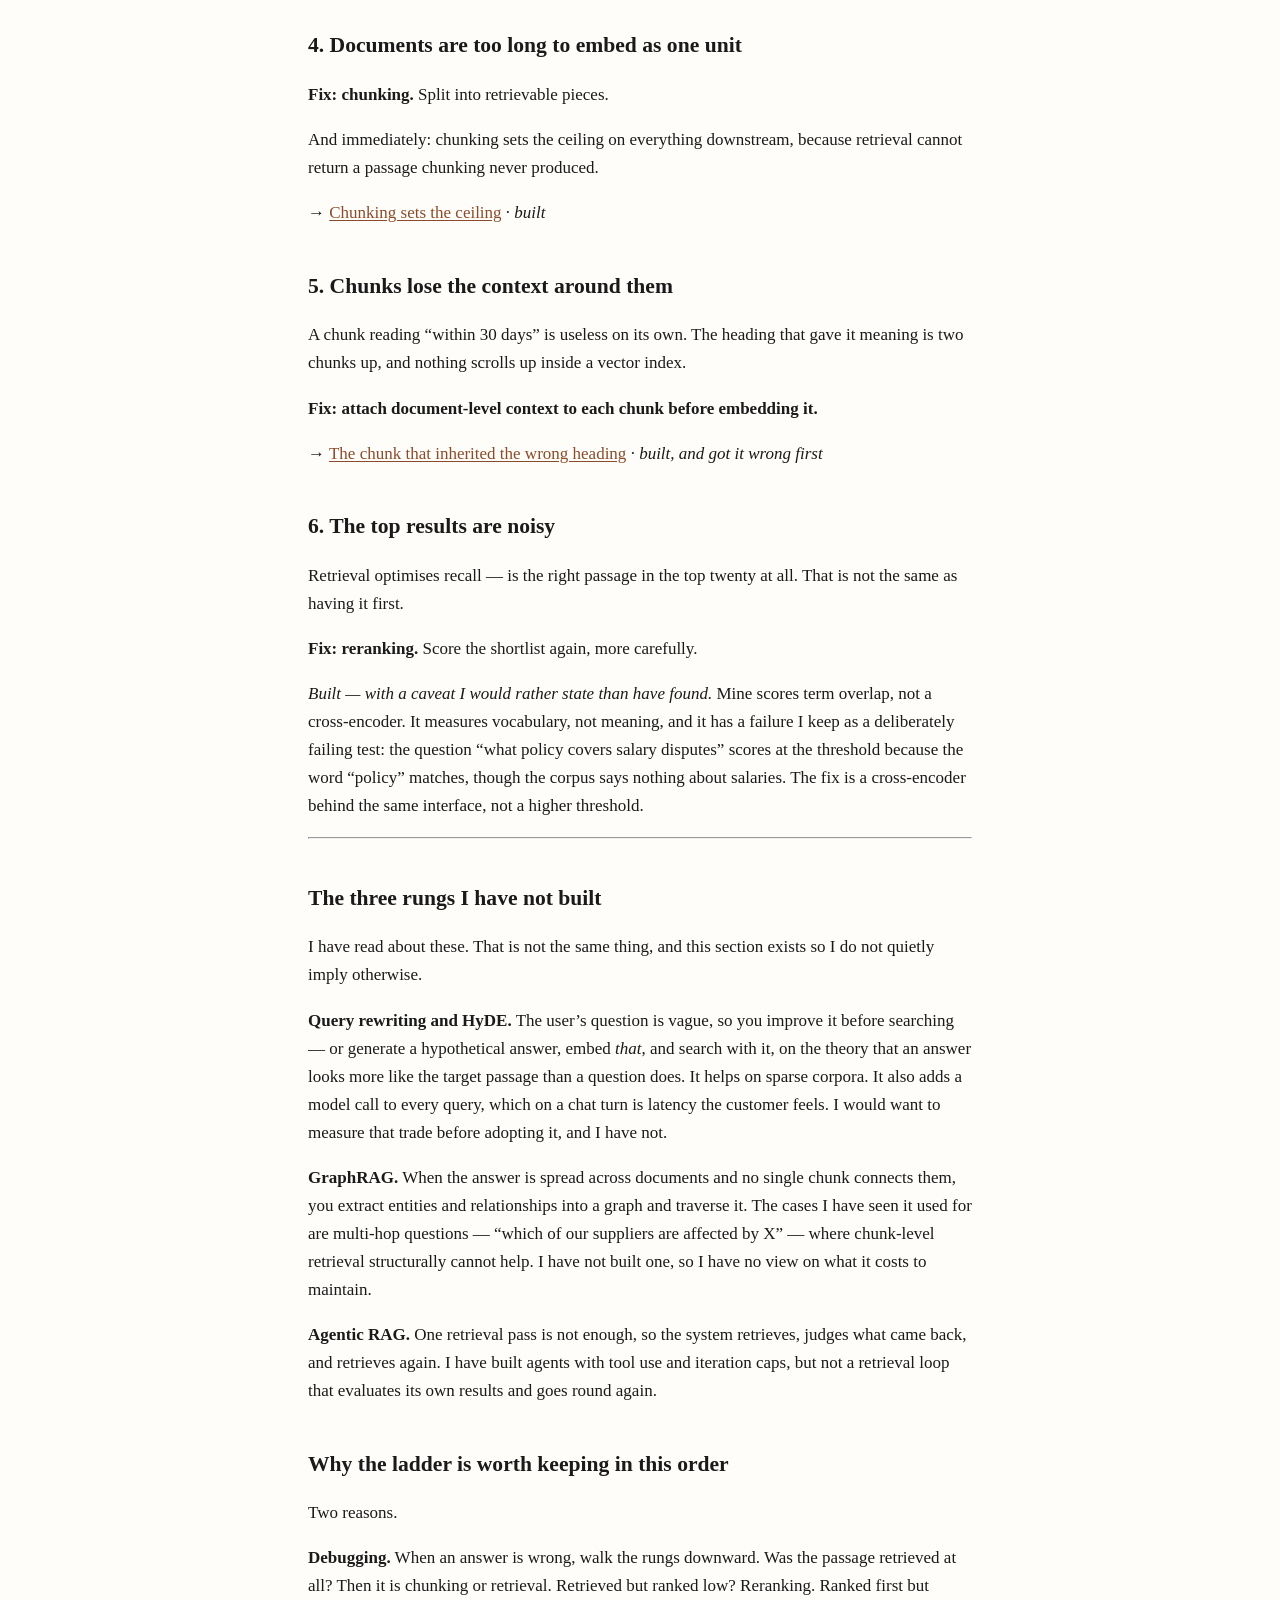
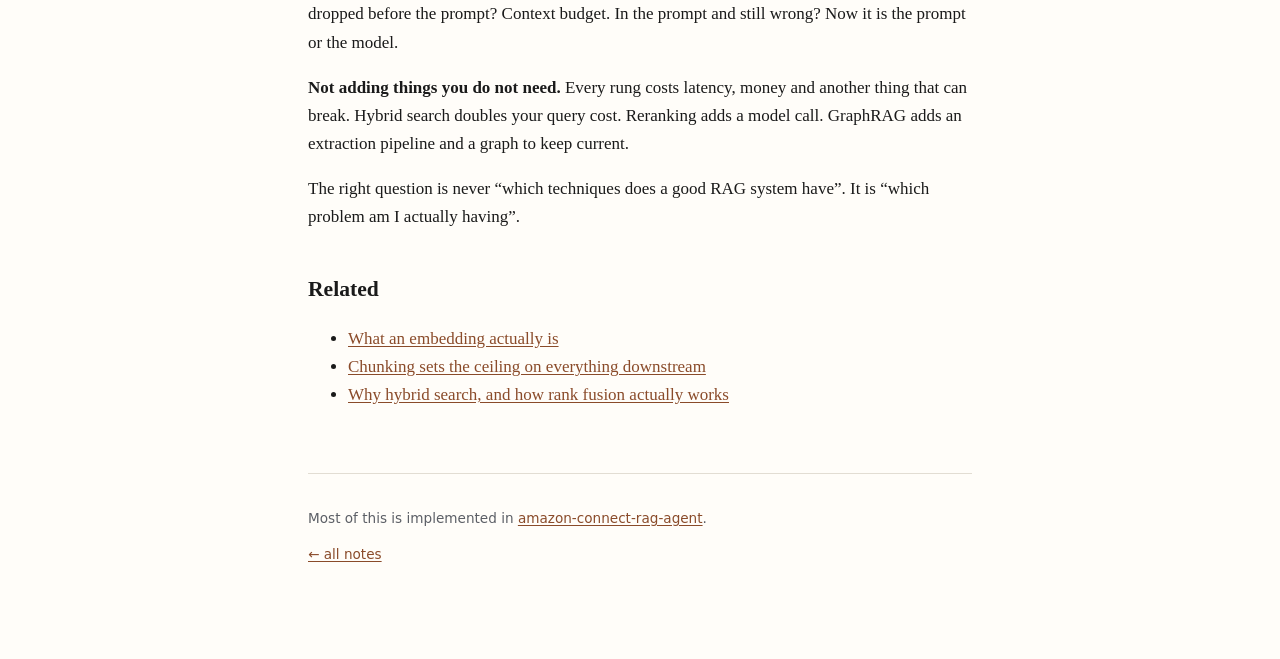
<file: learn/rag-one-problem-at-a-time.html>
<!doctype html>
<html lang="en">
<head>
<meta charset="utf-8">
<meta name="viewport" content="width=device-width, initial-scale=1">
<title>RAG, one problem at a time — Notes — Sadhvi Sharma</title>
<meta name="description" content="Every piece of a retrieval pipeline exists because something simpler broke first. This is the ladder, and an honest note about which rungs I have actually stood on.">
<link rel="stylesheet" href="style.css">
</head>
<body>
<div class="wrap">

<header class="site">
  <nav><a href="/">Portfolio</a><a href="/learn/">Notes</a><a href="https://github.com/sadvi11">GitHub</a></nav>
</header>

<p class="crumb"><a href="/learn/">Notes</a> / Foundations</p>
<h1>RAG, one problem at a time</h1>
<p class="lede">Every piece of a retrieval pipeline exists because something simpler broke first. This is the ladder, and an honest note about which rungs I have actually stood on.</p>
<p class="meta"><span class="lvl lvl-basic">basic</span><span class="tg">#rag</span><span class="tg">#retrieval</span><span class="tg">#architecture</span></p>

<nav class="toc">
  <p>On this page</p>
  <ol>
    <li><a href="#1-the-model-does-not-know-your-data">1. The model does not know your data</a></li>
    <li><a href="#2-keyword-search-misses-meaning">2. Keyword search misses meaning</a></li>
    <li><a href="#3-semantic-search-misses-exact-identifiers">3. Semantic search misses exact identifiers</a></li>
    <li><a href="#4-documents-are-too-long-to-embed-as-one-unit">4. Documents are too long to embed as one unit</a></li>
    <li><a href="#5-chunks-lose-the-context-around-them">5. Chunks lose the context around them</a></li>
    <li><a href="#6-the-top-results-are-noisy">6. The top results are noisy</a></li>
    <li><a href="#the-three-rungs-i-have-not-built">The three rungs I have not built</a></li>
    <li><a href="#why-the-ladder-is-worth-keeping-in-this-order">Why the ladder is worth keeping in this order</a></li>
  </ol>
</nav>

<p>RAG pipelines look complicated when you meet them as a finished diagram. They
are much easier to hold if you meet them the way they were built: each piece
exists because the thing before it broke.</p>
<p>Here is the ladder, with a note on each rung about whether I have built it or
only read about it. I am keeping that distinction visible because it is the
difference between a note worth reading and a summary of somebody else&rsquo;s blog.</p>
<h2 id="1-the-model-does-not-know-your-data">1. The model does not know your data<a class="anchor" href="#1-the-model-does-not-know-your-data">#</a></h2>
<p><strong>Fix: retrieval.</strong> Fetch relevant documents at query time and put them in the
prompt.</p>
<p>That is the entire idea. Everything below is a repair to a problem this
creates.</p>
<p>→ <a href="rag-versus-fine-tuning.html">Why retrieval rather than fine-tuning</a> · <em>built</em></p>
<h2 id="2-keyword-search-misses-meaning">2. Keyword search misses meaning<a class="anchor" href="#2-keyword-search-misses-meaning">#</a></h2>
<p>Someone asks &ldquo;when do I get my money back&rdquo;. Your document says &ldquo;refunds are
processed within 30 days&rdquo;. Not one content word in common.</p>
<p><strong>Fix: embeddings and vector search.</strong> Search by meaning rather than by string.</p>
<p>→ <a href="what-is-an-embedding.html">What an embedding actually is</a> · <em>built</em></p>
<h2 id="3-semantic-search-misses-exact-identifiers">3. Semantic search misses exact identifiers<a class="anchor" href="#3-semantic-search-misses-exact-identifiers">#</a></h2>
<p>Now the opposite failure. Somebody asks about policy <code>RTN-14</code> and the embedding
maps it to whatever happens to sit nearby, because generalising is what
embeddings do.</p>
<p><strong>Fix: hybrid search.</strong> Run keyword search alongside vector search and fuse the
two rankings — by position, not score, because the scores are not on the same
scale.</p>
<p>→ <a href="why-hybrid-search.html">Why hybrid search, and how rank fusion works</a> · <em>built</em></p>
<h2 id="4-documents-are-too-long-to-embed-as-one-unit">4. Documents are too long to embed as one unit<a class="anchor" href="#4-documents-are-too-long-to-embed-as-one-unit">#</a></h2>
<p><strong>Fix: chunking.</strong> Split into retrievable pieces.</p>
<p>And immediately: chunking sets the ceiling on everything downstream, because
retrieval cannot return a passage chunking never produced.</p>
<p>→ <a href="chunking-sets-the-ceiling.html">Chunking sets the ceiling</a> · <em>built</em></p>
<h2 id="5-chunks-lose-the-context-around-them">5. Chunks lose the context around them<a class="anchor" href="#5-chunks-lose-the-context-around-them">#</a></h2>
<p>A chunk reading &ldquo;within 30 days&rdquo; is useless on its own. The heading that gave
it meaning is two chunks up, and nothing scrolls up inside a vector index.</p>
<p><strong>Fix: attach document-level context to each chunk before embedding it.</strong></p>
<p>→ <a href="the-chunk-that-inherited-the-wrong-heading.html">The chunk that inherited the wrong heading</a>
· <em>built, and got it wrong first</em></p>
<h2 id="6-the-top-results-are-noisy">6. The top results are noisy<a class="anchor" href="#6-the-top-results-are-noisy">#</a></h2>
<p>Retrieval optimises recall — is the right passage in the top twenty at all.
That is not the same as having it first.</p>
<p><strong>Fix: reranking.</strong> Score the shortlist again, more carefully.</p>
<p><em>Built — with a caveat I would rather state than have found.</em> Mine scores term
overlap, not a cross-encoder. It measures vocabulary, not meaning, and it has a
failure I keep as a deliberately failing test: the question &ldquo;what policy covers
salary disputes&rdquo; scores at the threshold because the word &ldquo;policy&rdquo; matches,
though the corpus says nothing about salaries. The fix is a cross-encoder
behind the same interface, not a higher threshold.</p>
<hr />
<h2 id="the-three-rungs-i-have-not-built">The three rungs I have not built<a class="anchor" href="#the-three-rungs-i-have-not-built">#</a></h2>
<p>I have read about these. That is not the same thing, and this section exists so
I do not quietly imply otherwise.</p>
<p><strong>Query rewriting and HyDE.</strong> The user&rsquo;s question is vague, so you improve it
before searching — or generate a hypothetical answer, embed <em>that</em>, and search
with it, on the theory that an answer looks more like the target passage than a
question does. It helps on sparse corpora. It also adds a model call to every
query, which on a chat turn is latency the customer feels. I would want to
measure that trade before adopting it, and I have not.</p>
<p><strong>GraphRAG.</strong> When the answer is spread across documents and no single chunk
connects them, you extract entities and relationships into a graph and traverse
it. The cases I have seen it used for are multi-hop questions — &ldquo;which of our
suppliers are affected by X&rdquo; — where chunk-level retrieval structurally cannot
help. I have not built one, so I have no view on what it costs to maintain.</p>
<p><strong>Agentic RAG.</strong> One retrieval pass is not enough, so the system retrieves,
judges what came back, and retrieves again. I have built agents with tool use
and iteration caps, but not a retrieval loop that evaluates its own results and
goes round again.</p>
<h2 id="why-the-ladder-is-worth-keeping-in-this-order">Why the ladder is worth keeping in this order<a class="anchor" href="#why-the-ladder-is-worth-keeping-in-this-order">#</a></h2>
<p>Two reasons.</p>
<p><strong>Debugging.</strong> When an answer is wrong, walk the rungs downward. Was the
passage retrieved at all? Then it is chunking or retrieval. Retrieved but
ranked low? Reranking. Ranked first but dropped before the prompt? Context
budget. In the prompt and still wrong? Now it is the prompt or the model.</p>
<p><strong>Not adding things you do not need.</strong> Every rung costs latency, money and
another thing that can break. Hybrid search doubles your query cost. Reranking
adds a model call. GraphRAG adds an extraction pipeline and a graph to keep
current.</p>
<p>The right question is never &ldquo;which techniques does a good RAG system have&rdquo;. It
is &ldquo;which problem am I actually having&rdquo;.</p>
<h2 id="related">Related</h2>
<ul>
  <li><a href="what-is-an-embedding.html">What an embedding actually is</a></li>
  <li><a href="chunking-sets-the-ceiling.html">Chunking sets the ceiling on everything downstream</a></li>
  <li><a href="why-hybrid-search.html">Why hybrid search, and how rank fusion actually works</a></li>
</ul>

<footer>
  <p>Most of this is implemented in <a href="https://github.com/sadvi11/amazon-connect-rag-agent">amazon-connect-rag-agent</a>.</p>

  <p><a href="/learn/">← all notes</a></p>
</footer>

</div>
</body>
</html>
</file>
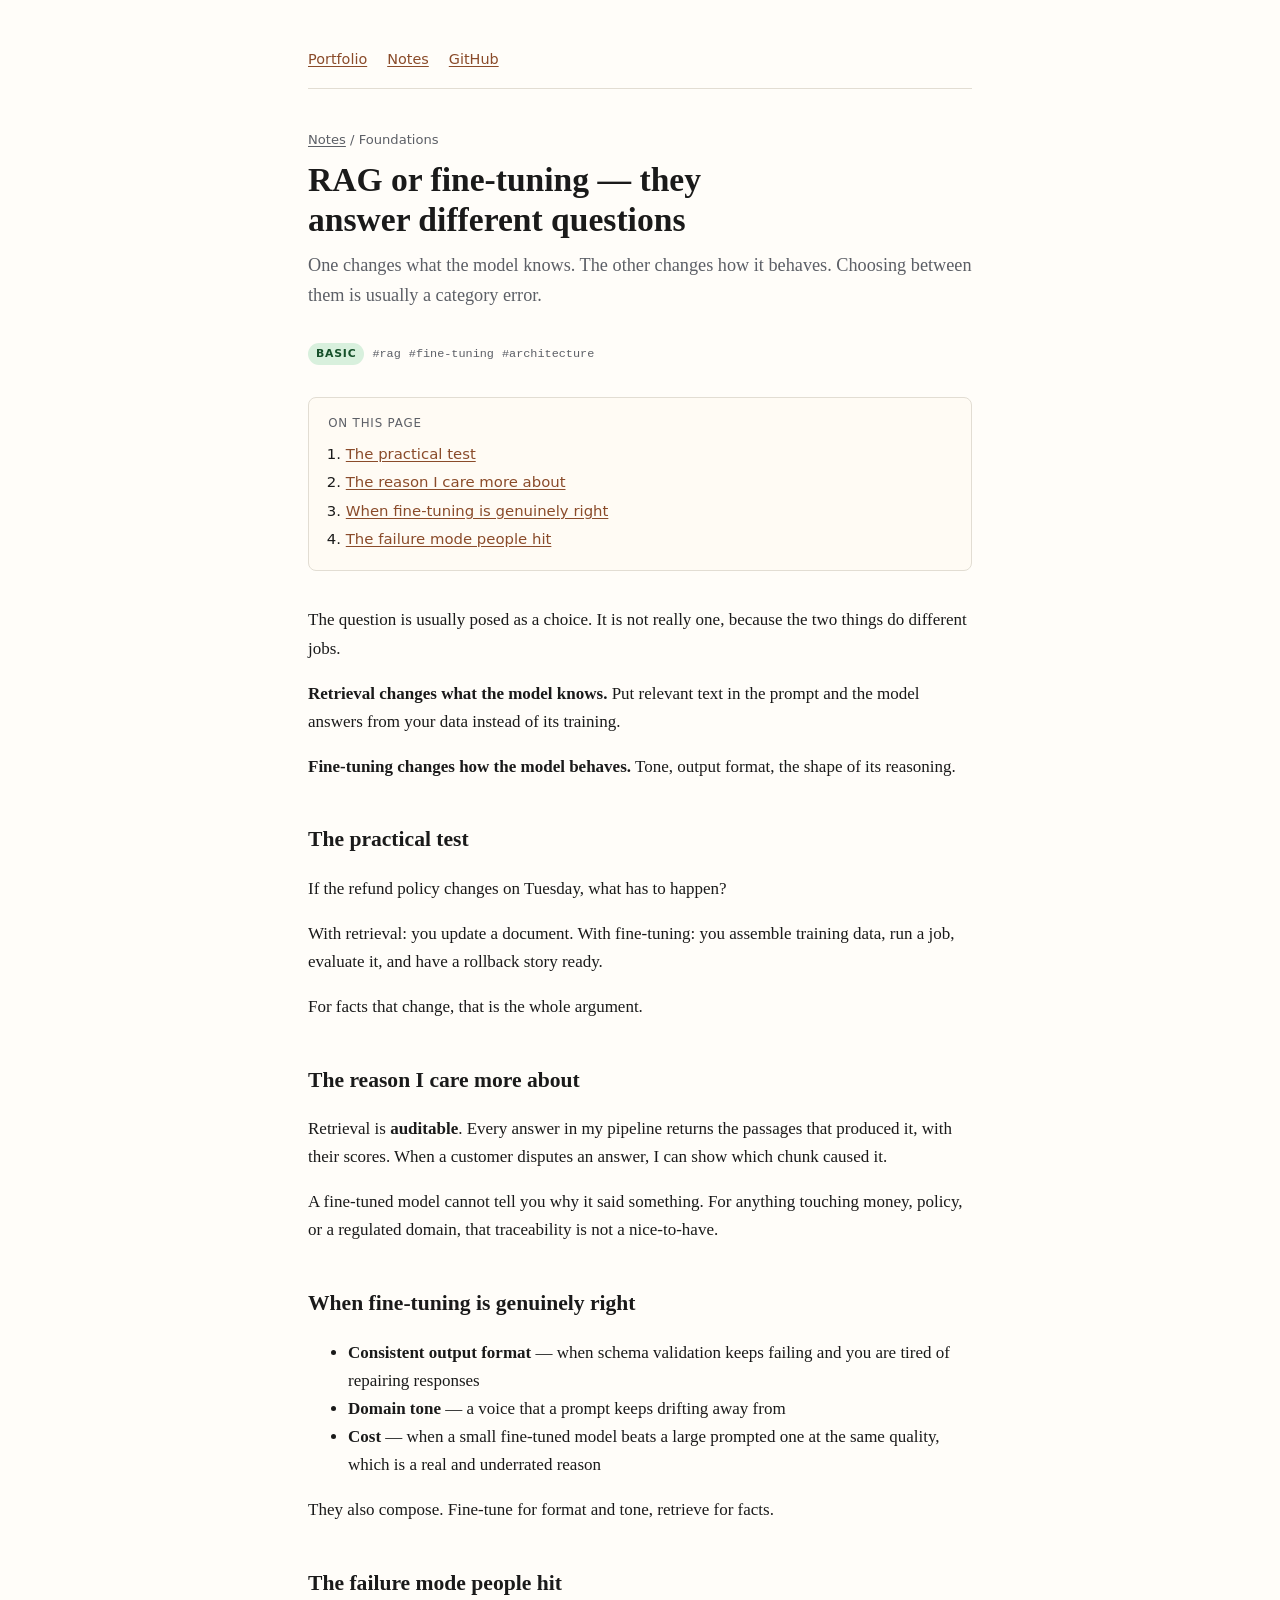
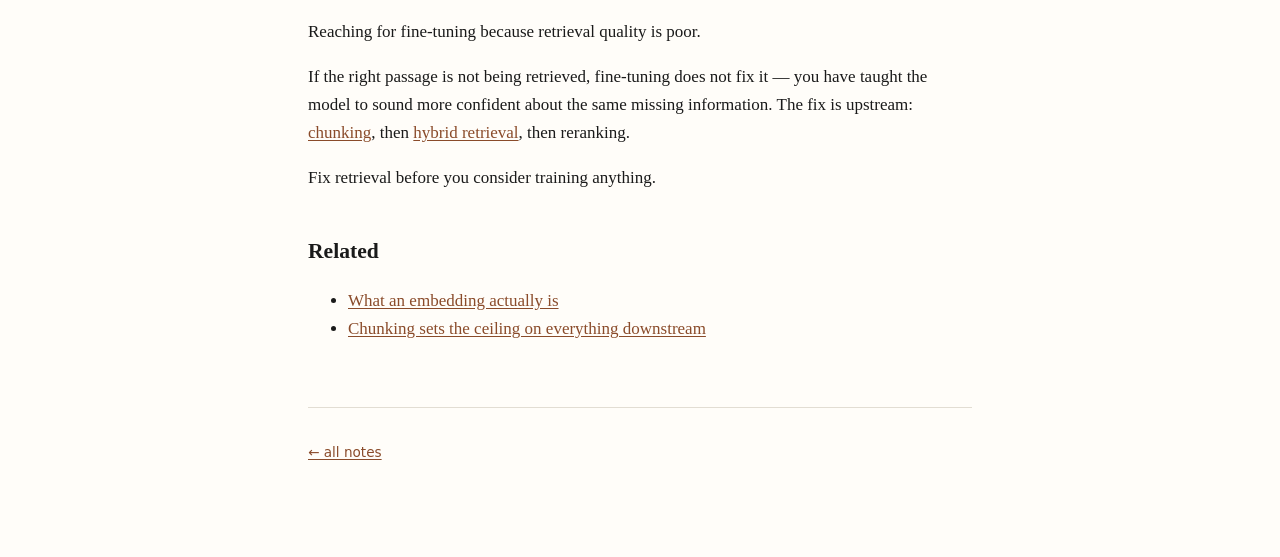
<file: learn/rag-versus-fine-tuning.html>
<!doctype html>
<html lang="en">
<head>
<meta charset="utf-8">
<meta name="viewport" content="width=device-width, initial-scale=1">
<title>RAG or fine-tuning — they answer different questions — Notes — Sadhvi Sharma</title>
<meta name="description" content="One changes what the model knows. The other changes how it behaves. Choosing between them is usually a category error.">
<link rel="stylesheet" href="style.css">
</head>
<body>
<div class="wrap">

<header class="site">
  <nav><a href="/">Portfolio</a><a href="/learn/">Notes</a><a href="https://github.com/sadvi11">GitHub</a></nav>
</header>

<p class="crumb"><a href="/learn/">Notes</a> / Foundations</p>
<h1>RAG or fine-tuning — they answer different questions</h1>
<p class="lede">One changes what the model knows. The other changes how it behaves. Choosing between them is usually a category error.</p>
<p class="meta"><span class="lvl lvl-basic">basic</span><span class="tg">#rag</span><span class="tg">#fine-tuning</span><span class="tg">#architecture</span></p>

<nav class="toc">
  <p>On this page</p>
  <ol>
    <li><a href="#the-practical-test">The practical test</a></li>
    <li><a href="#the-reason-i-care-more-about">The reason I care more about</a></li>
    <li><a href="#when-fine-tuning-is-genuinely-right">When fine-tuning is genuinely right</a></li>
    <li><a href="#the-failure-mode-people-hit">The failure mode people hit</a></li>
  </ol>
</nav>

<p>The question is usually posed as a choice. It is not really one, because the
two things do different jobs.</p>
<p><strong>Retrieval changes what the model knows.</strong> Put relevant text in the prompt and
the model answers from your data instead of its training.</p>
<p><strong>Fine-tuning changes how the model behaves.</strong> Tone, output format, the shape
of its reasoning.</p>
<h2 id="the-practical-test">The practical test<a class="anchor" href="#the-practical-test">#</a></h2>
<p>If the refund policy changes on Tuesday, what has to happen?</p>
<p>With retrieval: you update a document. With fine-tuning: you assemble training
data, run a job, evaluate it, and have a rollback story ready.</p>
<p>For facts that change, that is the whole argument.</p>
<h2 id="the-reason-i-care-more-about">The reason I care more about<a class="anchor" href="#the-reason-i-care-more-about">#</a></h2>
<p>Retrieval is <strong>auditable</strong>. Every answer in my pipeline returns the passages
that produced it, with their scores. When a customer disputes an answer, I can
show which chunk caused it.</p>
<p>A fine-tuned model cannot tell you why it said something. For anything touching
money, policy, or a regulated domain, that traceability is not a nice-to-have.</p>
<h2 id="when-fine-tuning-is-genuinely-right">When fine-tuning is genuinely right<a class="anchor" href="#when-fine-tuning-is-genuinely-right">#</a></h2>
<ul>
<li><strong>Consistent output format</strong> — when schema validation keeps failing and you
  are tired of repairing responses</li>
<li><strong>Domain tone</strong> — a voice that a prompt keeps drifting away from</li>
<li><strong>Cost</strong> — when a small fine-tuned model beats a large prompted one at the
  same quality, which is a real and underrated reason</li>
</ul>
<p>They also compose. Fine-tune for format and tone, retrieve for facts.</p>
<h2 id="the-failure-mode-people-hit">The failure mode people hit<a class="anchor" href="#the-failure-mode-people-hit">#</a></h2>
<p>Reaching for fine-tuning because retrieval quality is poor.</p>
<p>If the right passage is not being retrieved, fine-tuning does not fix it — you
have taught the model to sound more confident about the same missing
information. The fix is upstream:
<a href="chunking-sets-the-ceiling.html">chunking</a>, then
<a href="why-hybrid-search.html">hybrid retrieval</a>, then reranking.</p>
<p>Fix retrieval before you consider training anything.</p>
<h2 id="related">Related</h2>
<ul>
  <li><a href="what-is-an-embedding.html">What an embedding actually is</a></li>
  <li><a href="chunking-sets-the-ceiling.html">Chunking sets the ceiling on everything downstream</a></li>
</ul>

<footer>

  <p><a href="/learn/">← all notes</a></p>
</footer>

</div>
</body>
</html>
</file>
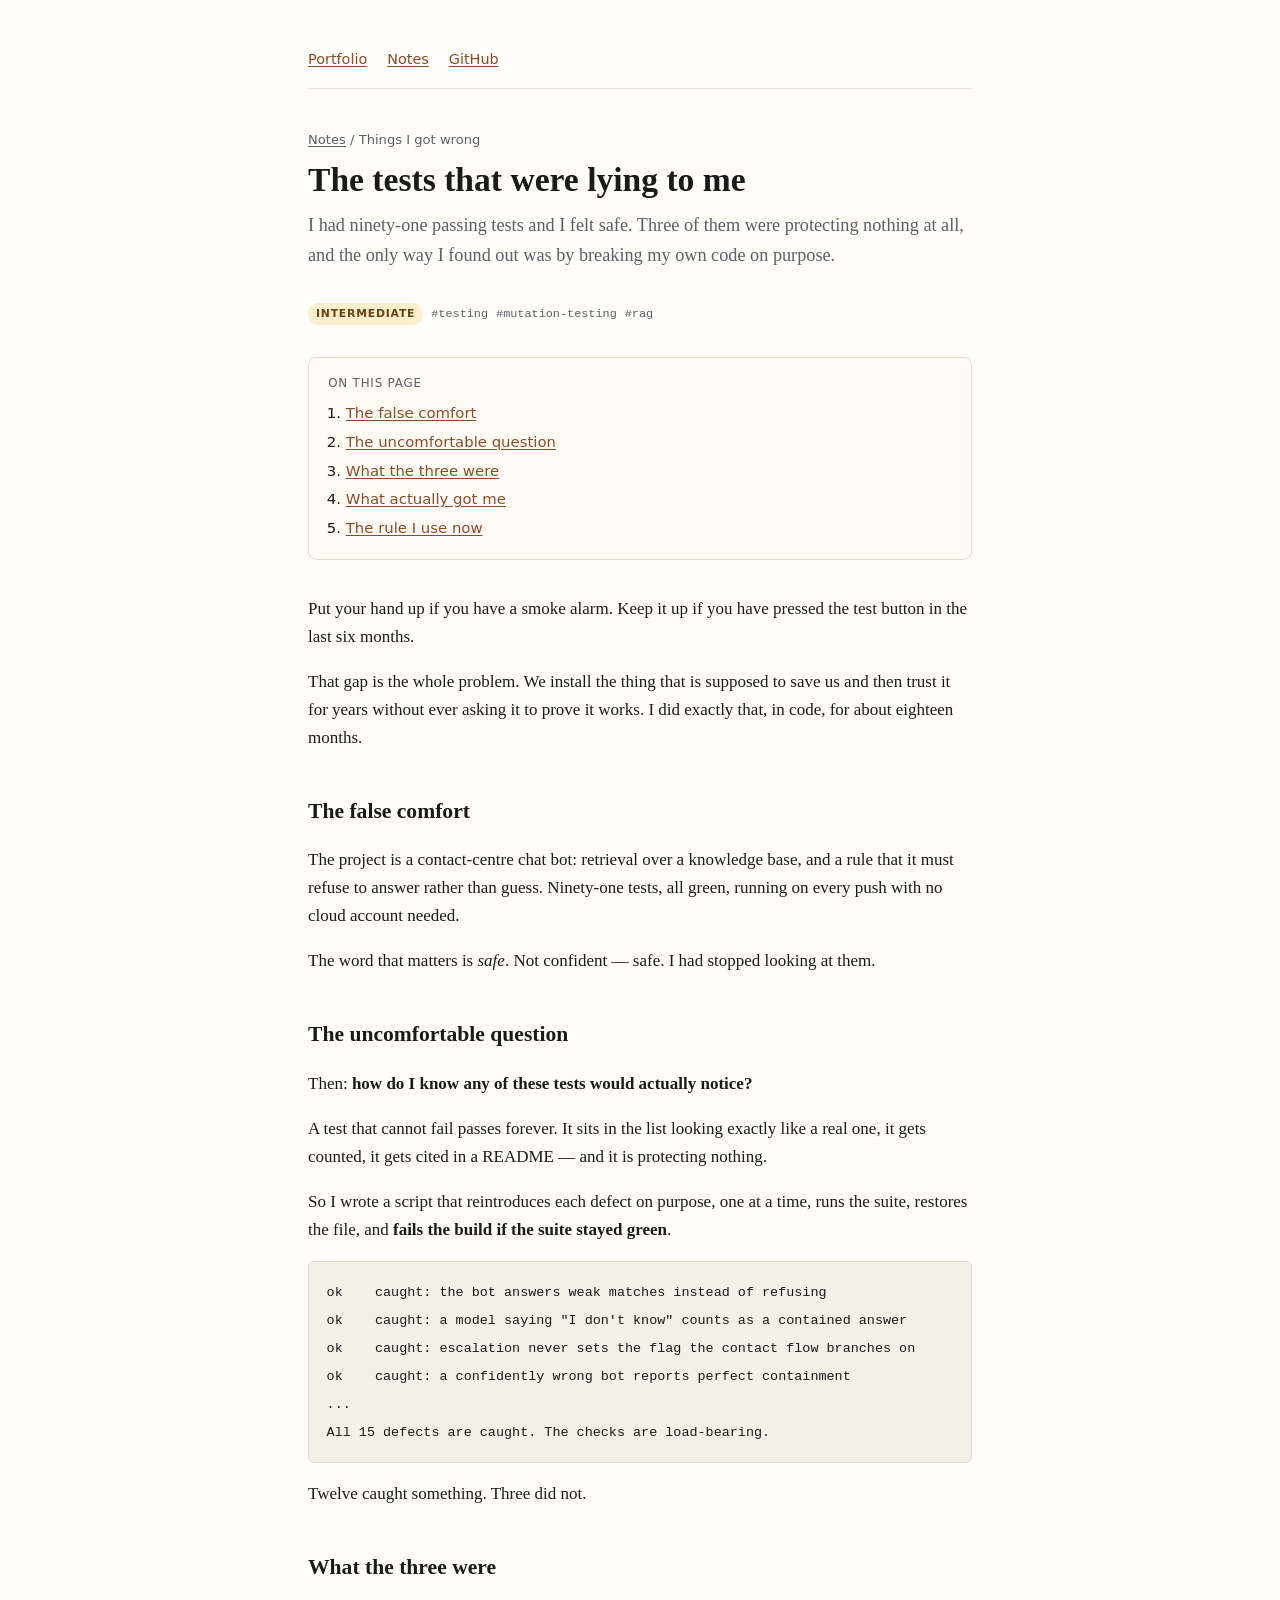
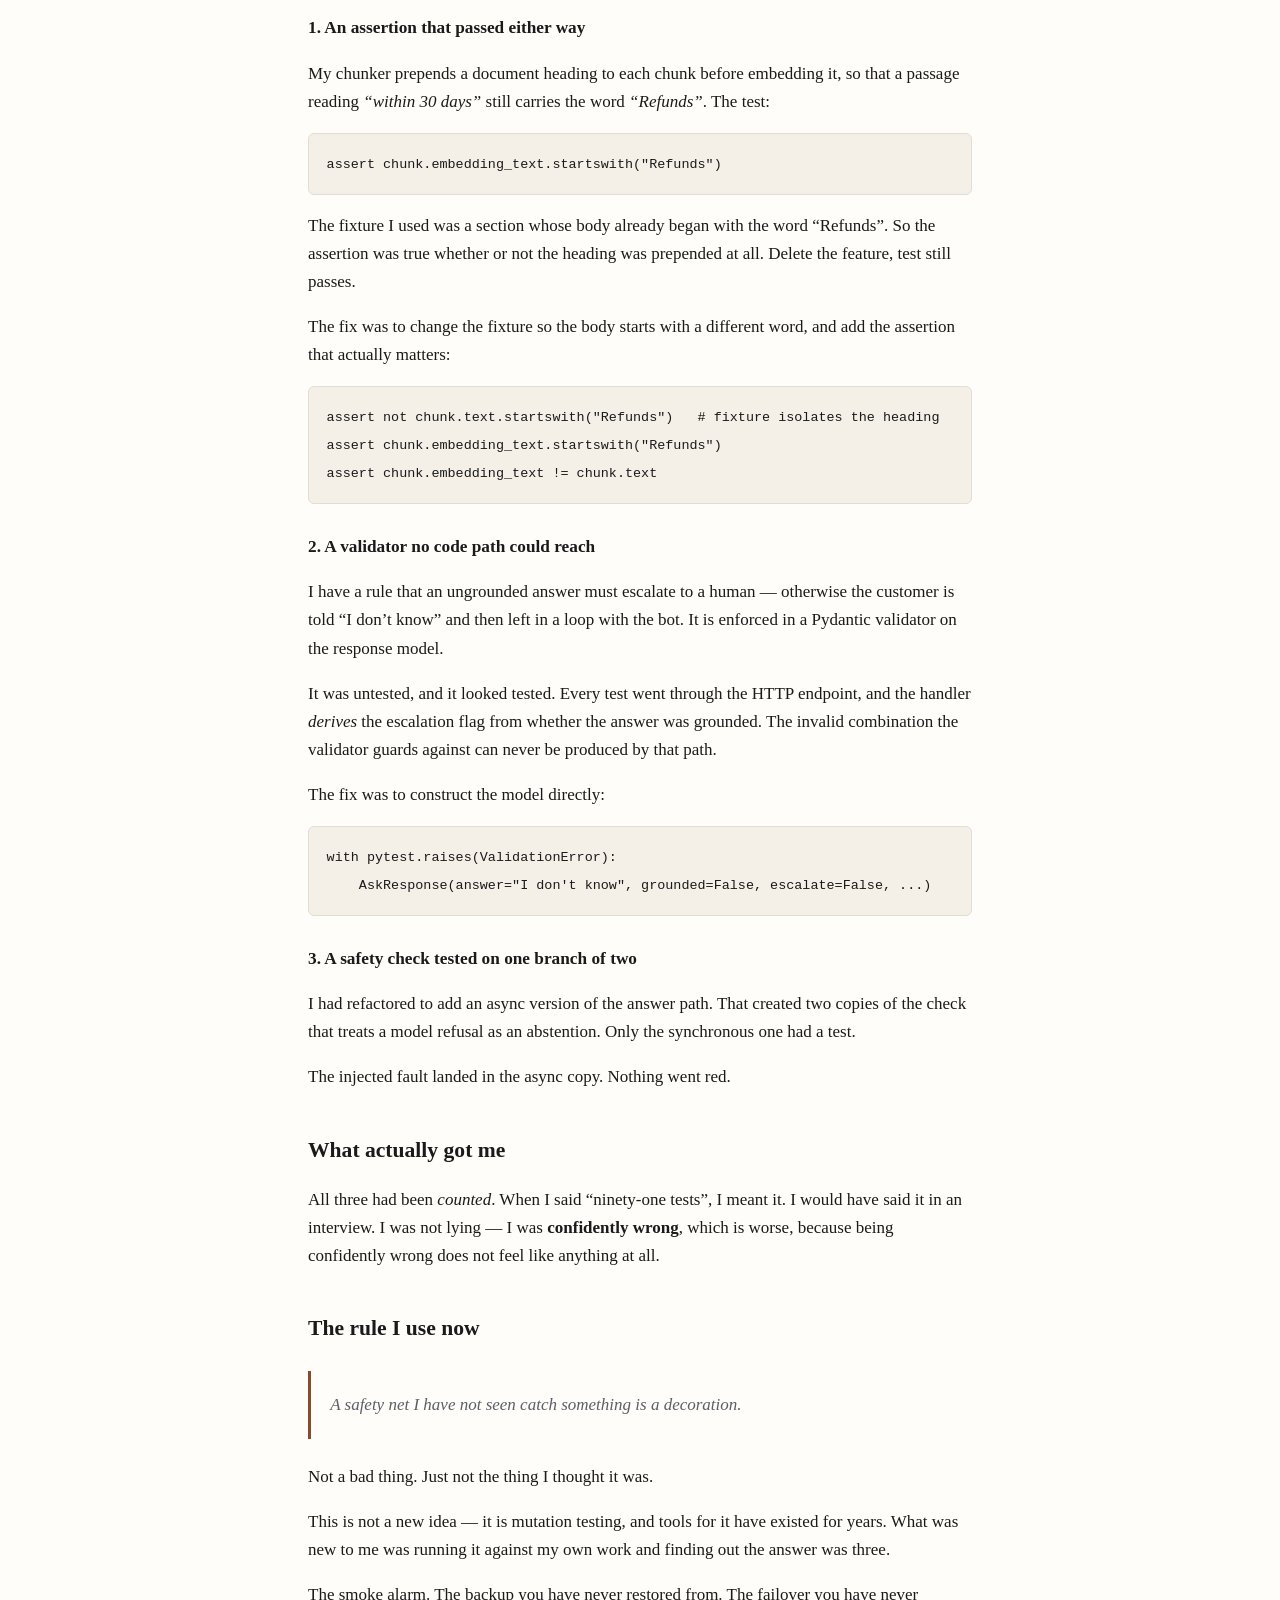
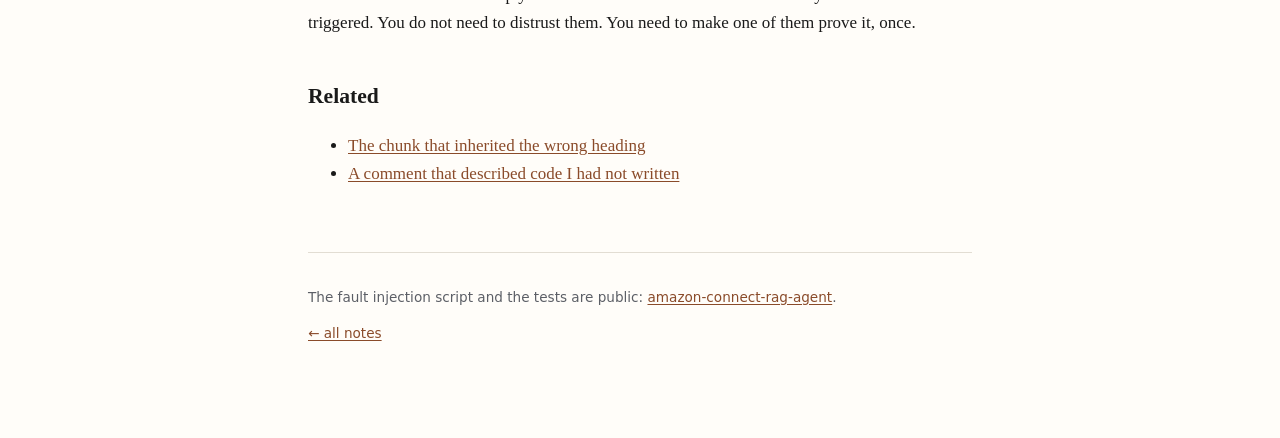
<file: learn/tests-that-were-lying.html>
<!doctype html>
<html lang="en">
<head>
<meta charset="utf-8">
<meta name="viewport" content="width=device-width, initial-scale=1">
<title>The tests that were lying to me — Notes — Sadhvi Sharma</title>
<meta name="description" content="Ninety-one passing tests, and three of them asserted nothing at all. How deliberately breaking my own code found them.">
<link rel="stylesheet" href="style.css">
</head>
<body>
<div class="wrap">

<header class="site">
  <nav><a href="/">Portfolio</a><a href="/learn/">Notes</a><a href="https://github.com/sadvi11">GitHub</a></nav>
</header>

<p class="crumb"><a href="/learn/">Notes</a> / Things I got wrong</p>
<h1>The tests that were lying to me</h1>
<p class="lede">I had ninety-one passing tests and I felt safe. Three of them were protecting nothing at all, and the only way I found out was by breaking my own code on purpose.</p>
<p class="meta"><span class="lvl lvl-intermediate">intermediate</span><span class="tg">#testing</span><span class="tg">#mutation-testing</span><span class="tg">#rag</span></p>

<nav class="toc">
  <p>On this page</p>
  <ol>
    <li><a href="#the-false-comfort">The false comfort</a></li>
    <li><a href="#the-uncomfortable-question">The uncomfortable question</a></li>
    <li><a href="#what-the-three-were">What the three were</a></li>
    <li><a href="#what-actually-got-me">What actually got me</a></li>
    <li><a href="#the-rule-i-use-now">The rule I use now</a></li>
  </ol>
</nav>

<p>Put your hand up if you have a smoke alarm. Keep it up if you have pressed
the test button in the last six months.</p>
<p>That gap is the whole problem. We install the thing that is supposed to save
us and then trust it for years without ever asking it to prove it works. I did
exactly that, in code, for about eighteen months.</p>
<h2 id="the-false-comfort">The false comfort<a class="anchor" href="#the-false-comfort">#</a></h2>
<p>The project is a contact-centre chat bot: retrieval over a knowledge base,
and a rule that it must refuse to answer rather than guess. Ninety-one tests,
all green, running on every push with no cloud account needed.</p>
<p>The word that matters is <em>safe</em>. Not confident — safe. I had stopped
looking at them.</p>
<h2 id="the-uncomfortable-question">The uncomfortable question<a class="anchor" href="#the-uncomfortable-question">#</a></h2>
<p>Then: <strong>how do I know any of these tests would actually notice?</strong></p>
<p>A test that cannot fail passes forever. It sits in the list looking exactly
like a real one, it gets counted, it gets cited in a README — and it is
protecting nothing.</p>
<p>So I wrote a script that reintroduces each defect on purpose, one at a time,
runs the suite, restores the file, and <strong>fails the build if the suite
stayed green</strong>.</p>
<pre><code>ok    caught: the bot answers weak matches instead of refusing
ok    caught: a model saying &quot;I don't know&quot; counts as a contained answer
ok    caught: escalation never sets the flag the contact flow branches on
ok    caught: a confidently wrong bot reports perfect containment
...
All 15 defects are caught. The checks are load-bearing.
</code></pre>
<p>Twelve caught something. Three did not.</p>
<h2 id="what-the-three-were">What the three were<a class="anchor" href="#what-the-three-were">#</a></h2>
<h3>1. An assertion that passed either way</h3>
<p>My chunker prepends a document heading to each chunk before embedding it, so
that a passage reading <em>&ldquo;within 30 days&rdquo;</em> still carries the word
<em>&ldquo;Refunds&rdquo;</em>. The test:</p>
<pre><code>assert chunk.embedding_text.startswith(&quot;Refunds&quot;)
</code></pre>
<p>The fixture I used was a section whose body already began with the word
&ldquo;Refunds&rdquo;. So the assertion was true whether or not the heading was prepended
at all. Delete the feature, test still passes.</p>
<p>The fix was to change the fixture so the body starts with a different word,
and add the assertion that actually matters:</p>
<pre><code>assert not chunk.text.startswith(&quot;Refunds&quot;)   # fixture isolates the heading
assert chunk.embedding_text.startswith(&quot;Refunds&quot;)
assert chunk.embedding_text != chunk.text
</code></pre>
<h3>2. A validator no code path could reach</h3>
<p>I have a rule that an ungrounded answer must escalate to a human — otherwise
the customer is told &ldquo;I don&rsquo;t know&rdquo; and then left in a loop with the bot. It is
enforced in a Pydantic validator on the response model.</p>
<p>It was untested, and it looked tested. Every test went through the HTTP
endpoint, and the handler <em>derives</em> the escalation flag from whether the
answer was grounded. The invalid combination the validator guards against can
never be produced by that path.</p>
<p>The fix was to construct the model directly:</p>
<pre><code>with pytest.raises(ValidationError):
    AskResponse(answer=&quot;I don't know&quot;, grounded=False, escalate=False, ...)
</code></pre>
<h3>3. A safety check tested on one branch of two</h3>
<p>I had refactored to add an async version of the answer path. That created two
copies of the check that treats a model refusal as an abstention. Only the
synchronous one had a test.</p>
<p>The injected fault landed in the async copy. Nothing went red.</p>
<h2 id="what-actually-got-me">What actually got me<a class="anchor" href="#what-actually-got-me">#</a></h2>
<p>All three had been <em>counted</em>. When I said &ldquo;ninety-one tests&rdquo;, I meant
it. I would have said it in an interview. I was not lying — I was
<strong>confidently wrong</strong>, which is worse, because being confidently
wrong does not feel like anything at all.</p>
<h2 id="the-rule-i-use-now">The rule I use now<a class="anchor" href="#the-rule-i-use-now">#</a></h2>
<blockquote>
<p>A safety net I have not seen catch something is a decoration.</p>
</blockquote>
<p>Not a bad thing. Just not the thing I thought it was.</p>
<p>This is not a new idea — it is mutation testing, and tools for it have
existed for years. What was new to me was running it against my own work and
finding out the answer was three.</p>
<p>The smoke alarm. The backup you have never restored from. The failover you
have never triggered. You do not need to distrust them. You need to make one of
them prove it, once.</p>
<h2 id="related">Related</h2>
<ul>
  <li><a href="the-chunk-that-inherited-the-wrong-heading.html">The chunk that inherited the wrong heading</a></li>
  <li><a href="a-comment-that-described-code-i-had-not-written.html">A comment that described code I had not written</a></li>
</ul>

<footer>
  <p>The fault injection script and the tests are public: <a href="https://github.com/sadvi11/amazon-connect-rag-agent">amazon-connect-rag-agent</a>.</p>

  <p><a href="/learn/">← all notes</a></p>
</footer>

</div>
</body>
</html>
</file>
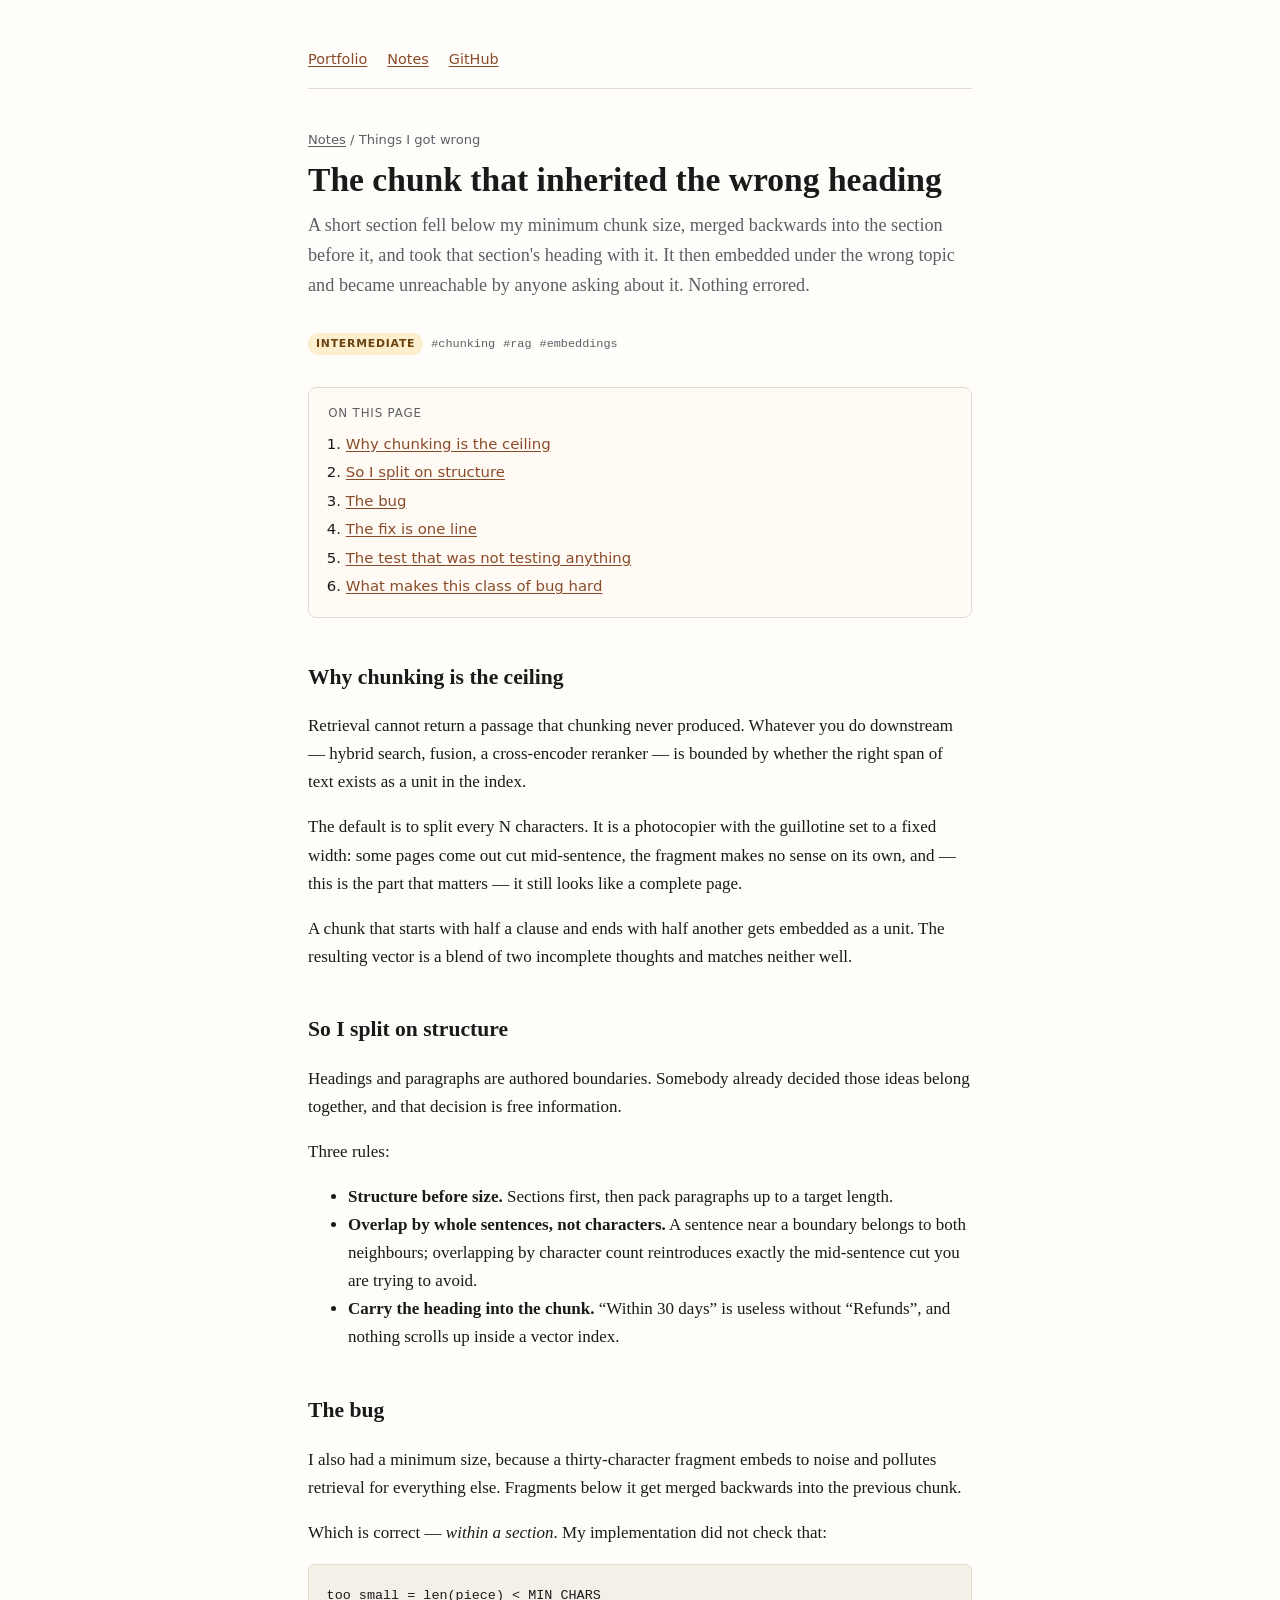
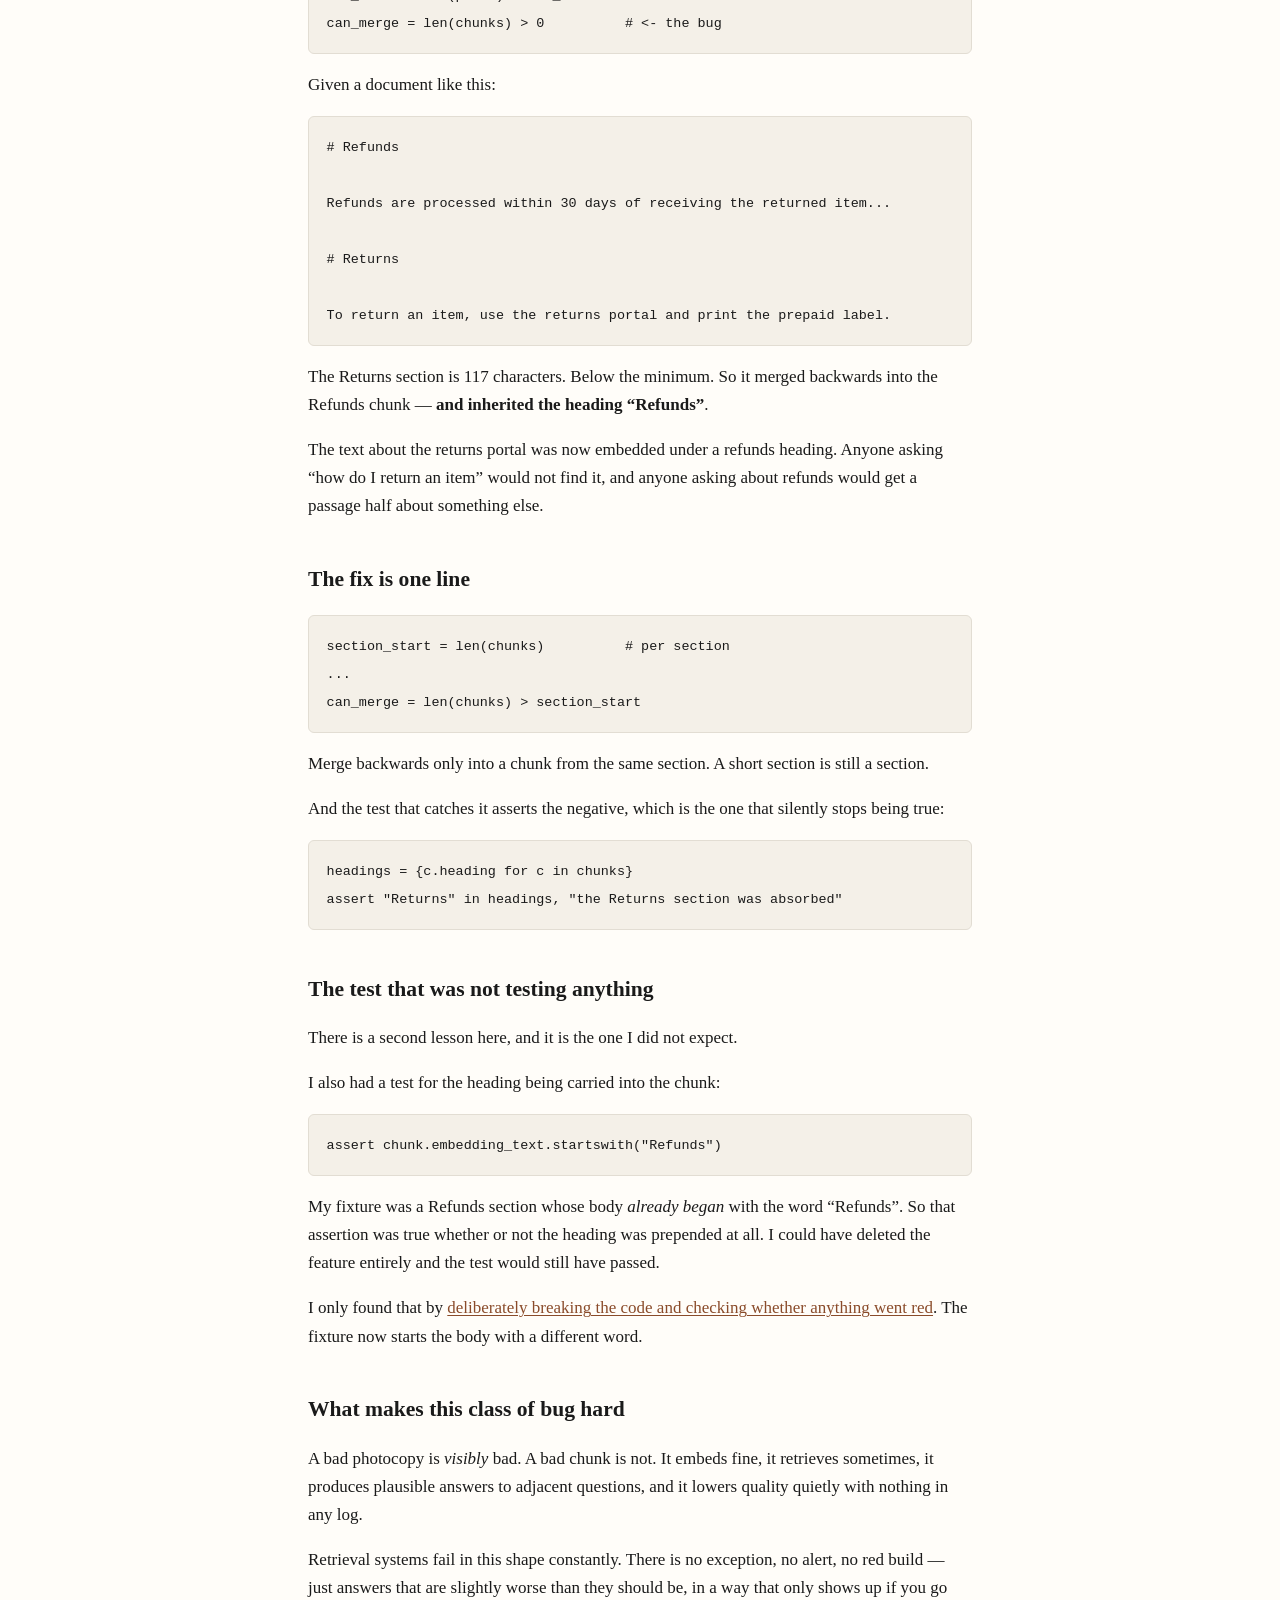
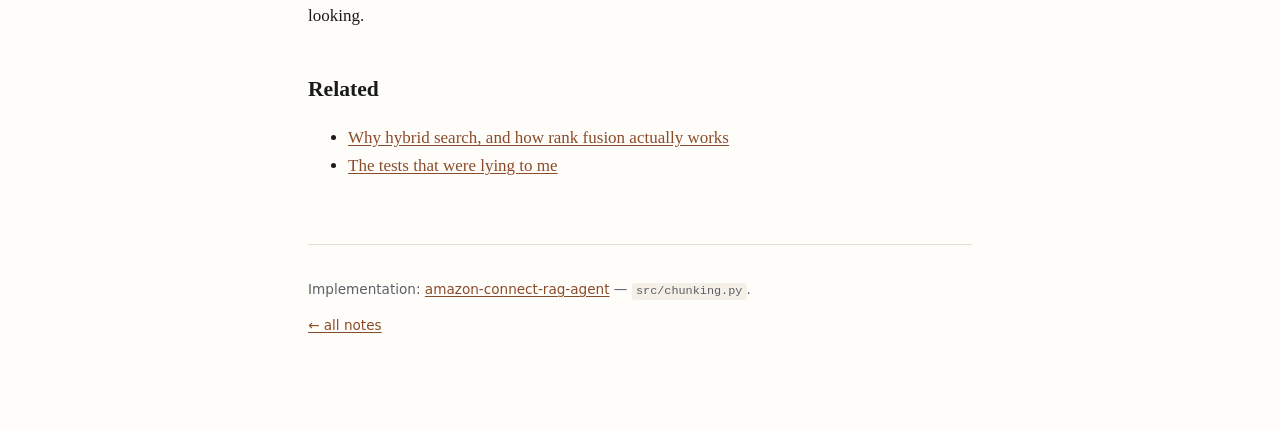
<file: learn/the-chunk-that-inherited-the-wrong-heading.html>
<!doctype html>
<html lang="en">
<head>
<meta charset="utf-8">
<meta name="viewport" content="width=device-width, initial-scale=1">
<title>The chunk that inherited the wrong heading — Notes — Sadhvi Sharma</title>
<meta name="description" content="A short section merged into its neighbour, embedded under the wrong topic, and became unreachable. Nothing logged anything.">
<link rel="stylesheet" href="style.css">
</head>
<body>
<div class="wrap">

<header class="site">
  <nav><a href="/">Portfolio</a><a href="/learn/">Notes</a><a href="https://github.com/sadvi11">GitHub</a></nav>
</header>

<p class="crumb"><a href="/learn/">Notes</a> / Things I got wrong</p>
<h1>The chunk that inherited the wrong heading</h1>
<p class="lede">A short section fell below my minimum chunk size, merged backwards into the section before it, and took that section's heading with it. It then embedded under the wrong topic and became unreachable by anyone asking about it. Nothing errored.</p>
<p class="meta"><span class="lvl lvl-intermediate">intermediate</span><span class="tg">#chunking</span><span class="tg">#rag</span><span class="tg">#embeddings</span></p>

<nav class="toc">
  <p>On this page</p>
  <ol>
    <li><a href="#why-chunking-is-the-ceiling">Why chunking is the ceiling</a></li>
    <li><a href="#so-i-split-on-structure">So I split on structure</a></li>
    <li><a href="#the-bug">The bug</a></li>
    <li><a href="#the-fix-is-one-line">The fix is one line</a></li>
    <li><a href="#the-test-that-was-not-testing-anything">The test that was not testing anything</a></li>
    <li><a href="#what-makes-this-class-of-bug-hard">What makes this class of bug hard</a></li>
  </ol>
</nav>

<h2 id="why-chunking-is-the-ceiling">Why chunking is the ceiling<a class="anchor" href="#why-chunking-is-the-ceiling">#</a></h2>
<p>Retrieval cannot return a passage that chunking never produced. Whatever you
do downstream — hybrid search, fusion, a cross-encoder reranker — is bounded by
whether the right span of text exists as a unit in the index.</p>
<p>The default is to split every N characters. It is a photocopier with the
guillotine set to a fixed width: some pages come out cut mid-sentence, the
fragment makes no sense on its own, and — this is the part that matters — it
still looks like a complete page.</p>
<p>A chunk that starts with half a clause and ends with half another gets
embedded as a unit. The resulting vector is a blend of two incomplete thoughts
and matches neither well.</p>
<h2 id="so-i-split-on-structure">So I split on structure<a class="anchor" href="#so-i-split-on-structure">#</a></h2>
<p>Headings and paragraphs are authored boundaries. Somebody already decided
those ideas belong together, and that decision is free information.</p>
<p>Three rules:</p>
<ul>
<li><strong>Structure before size.</strong> Sections first, then pack paragraphs
up to a target length.</li>
<li><strong>Overlap by whole sentences, not characters.</strong> A sentence near
a boundary belongs to both neighbours; overlapping by character count
reintroduces exactly the mid-sentence cut you are trying to avoid.</li>
<li><strong>Carry the heading into the chunk.</strong> &ldquo;Within 30 days&rdquo; is
useless without &ldquo;Refunds&rdquo;, and nothing scrolls up inside a vector index.</li>
</ul>
<h2 id="the-bug">The bug<a class="anchor" href="#the-bug">#</a></h2>
<p>I also had a minimum size, because a thirty-character fragment embeds to
noise and pollutes retrieval for everything else. Fragments below it get merged
backwards into the previous chunk.</p>
<p>Which is correct — <em>within a section</em>. My implementation did not check
that:</p>
<pre><code>too_small = len(piece) &lt; MIN_CHARS
can_merge = len(chunks) &gt; 0          # &lt;- the bug
</code></pre>
<p>Given a document like this:</p>
<pre><code># Refunds

Refunds are processed within 30 days of receiving the returned item...

# Returns

To return an item, use the returns portal and print the prepaid label.
</code></pre>
<p>The Returns section is 117 characters. Below the minimum. So it merged
backwards into the Refunds chunk — <strong>and inherited the heading
&ldquo;Refunds&rdquo;</strong>.</p>
<p>The text about the returns portal was now embedded under a refunds heading.
Anyone asking &ldquo;how do I return an item&rdquo; would not find it, and anyone asking
about refunds would get a passage half about something else.</p>
<h2 id="the-fix-is-one-line">The fix is one line<a class="anchor" href="#the-fix-is-one-line">#</a></h2>
<pre><code>section_start = len(chunks)          # per section
...
can_merge = len(chunks) &gt; section_start
</code></pre>
<p>Merge backwards only into a chunk from the same section. A short section is
still a section.</p>
<p>And the test that catches it asserts the negative, which is the one that
silently stops being true:</p>
<pre><code>headings = {c.heading for c in chunks}
assert &quot;Returns&quot; in headings, &quot;the Returns section was absorbed&quot;
</code></pre>
<h2 id="the-test-that-was-not-testing-anything">The test that was not testing anything<a class="anchor" href="#the-test-that-was-not-testing-anything">#</a></h2>
<p>There is a second lesson here, and it is the one I did not expect.</p>
<p>I also had a test for the heading being carried into the chunk:</p>
<pre><code>assert chunk.embedding_text.startswith(&quot;Refunds&quot;)
</code></pre>
<p>My fixture was a Refunds section whose body <em>already began</em> with the
word &ldquo;Refunds&rdquo;. So that assertion was true whether or not the heading was
prepended at all. I could have deleted the feature entirely and the test would
still have passed.</p>
<p>I only found that by
<a href="tests-that-were-lying.html">deliberately breaking the code and checking
whether anything went red</a>. The fixture now starts the body with a different
word.</p>
<h2 id="what-makes-this-class-of-bug-hard">What makes this class of bug hard<a class="anchor" href="#what-makes-this-class-of-bug-hard">#</a></h2>
<p>A bad photocopy is <em>visibly</em> bad. A bad chunk is not. It embeds fine,
it retrieves sometimes, it produces plausible answers to adjacent questions,
and it lowers quality quietly with nothing in any log.</p>
<p>Retrieval systems fail in this shape constantly. There is no exception, no
alert, no red build — just answers that are slightly worse than they should be,
in a way that only shows up if you go looking.</p>
<h2 id="related">Related</h2>
<ul>
  <li><a href="why-hybrid-search.html">Why hybrid search, and how rank fusion actually works</a></li>
  <li><a href="tests-that-were-lying.html">The tests that were lying to me</a></li>
</ul>

<footer>
  <p>Implementation: <a href="https://github.com/sadvi11/amazon-connect-rag-agent">amazon-connect-rag-agent</a> — <code>src/chunking.py</code>.</p>

  <p><a href="/learn/">← all notes</a></p>
</footer>

</div>
</body>
</html>
</file>
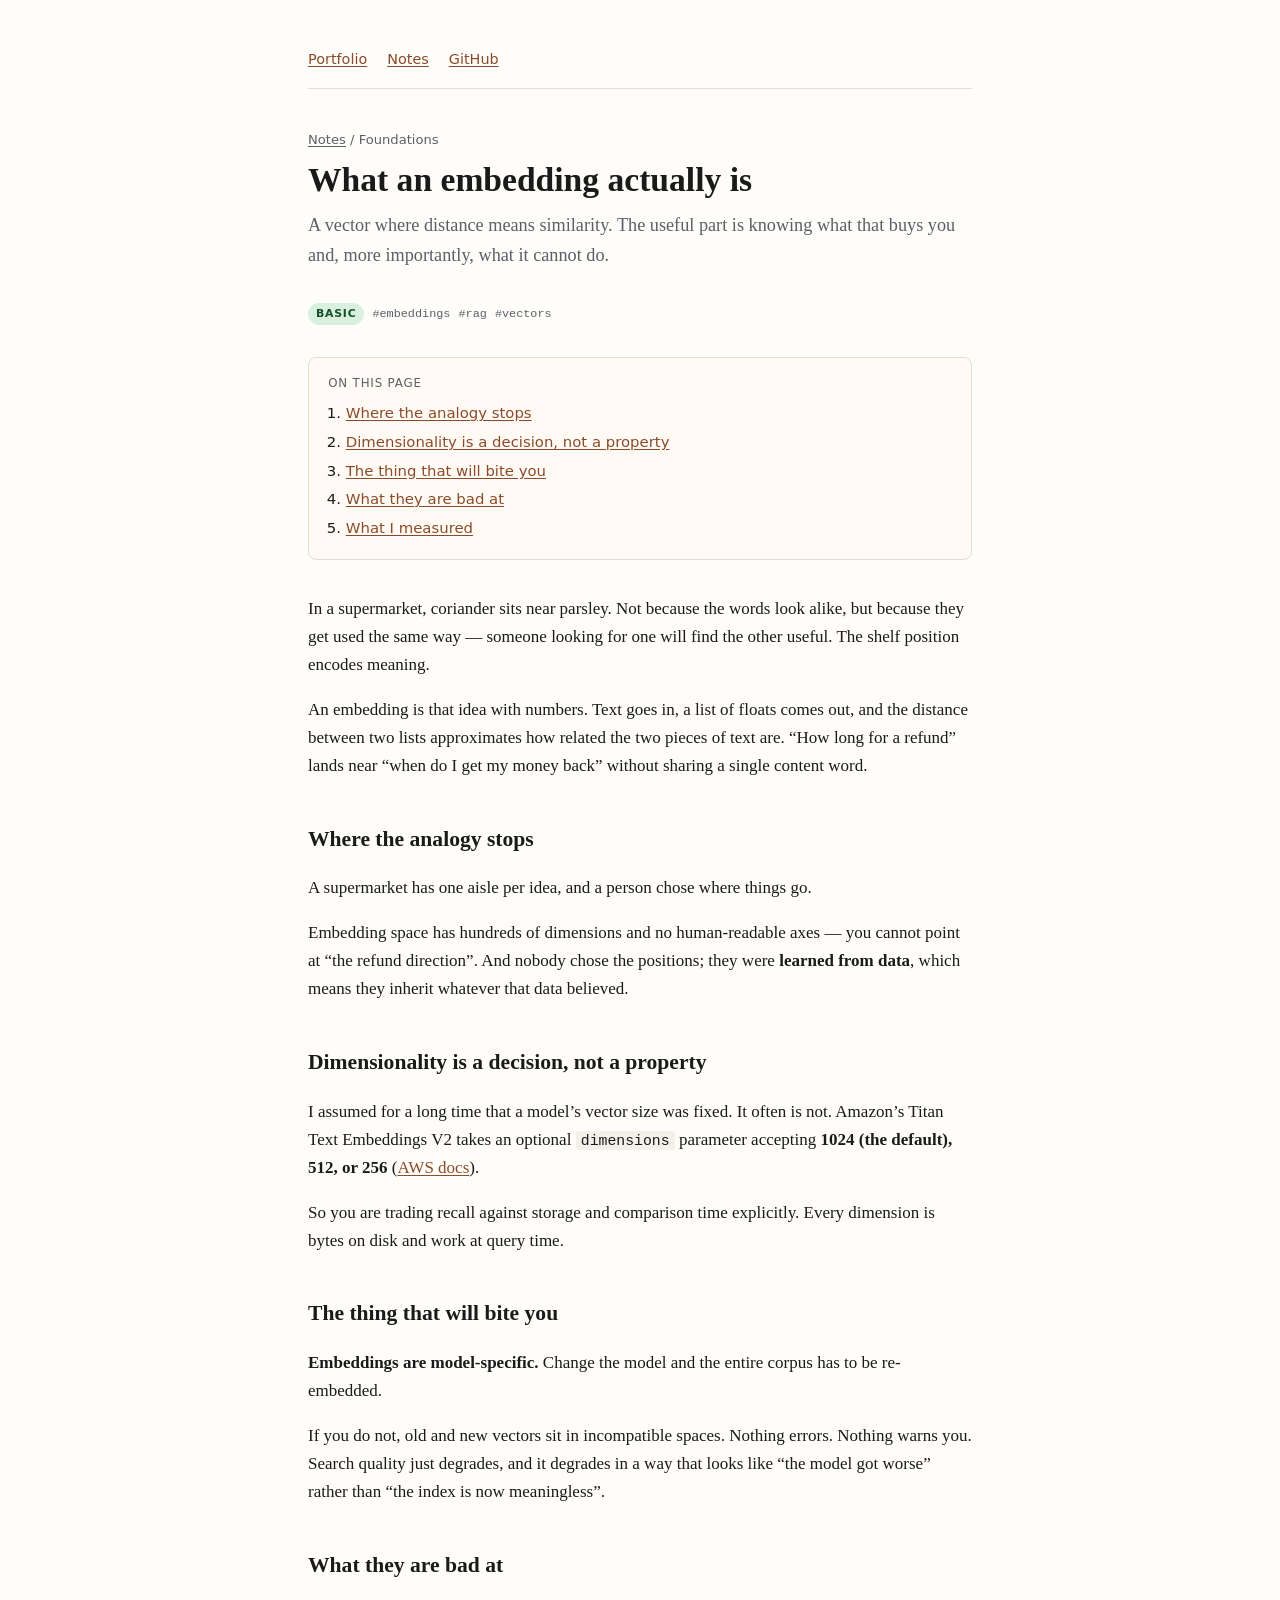
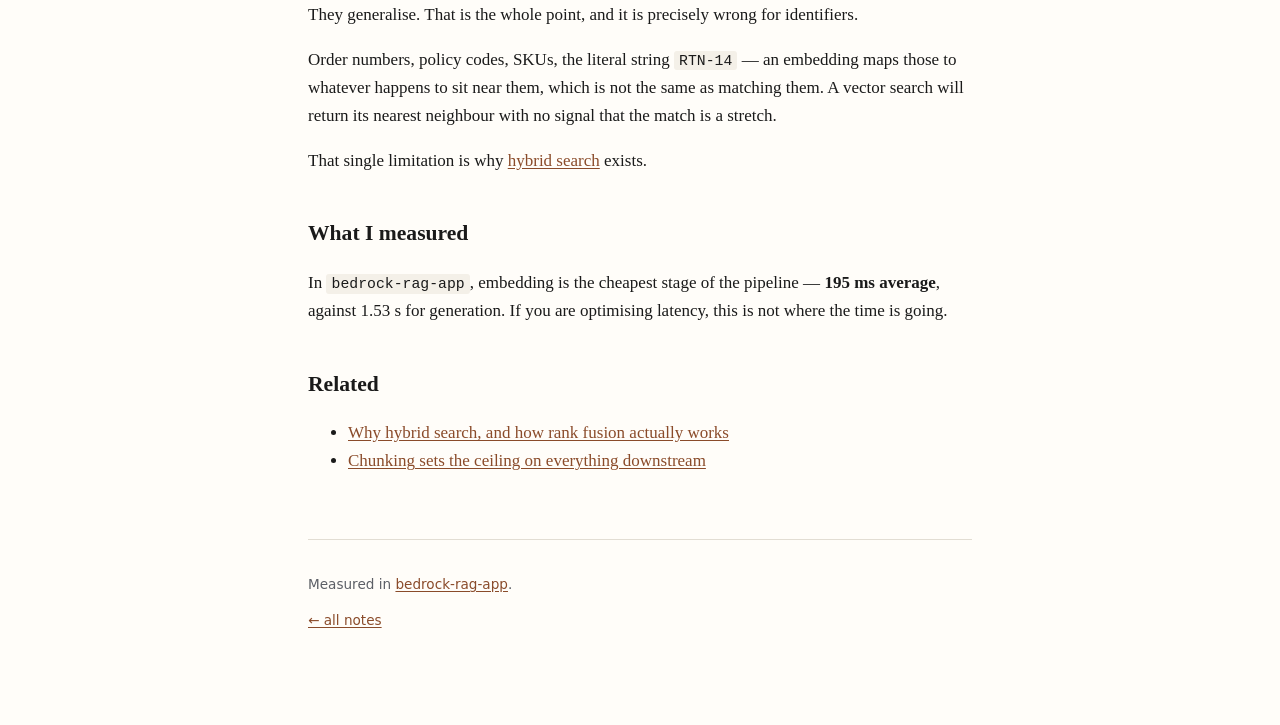
<file: learn/what-is-an-embedding.html>
<!doctype html>
<html lang="en">
<head>
<meta charset="utf-8">
<meta name="viewport" content="width=device-width, initial-scale=1">
<title>What an embedding actually is — Notes — Sadhvi Sharma</title>
<meta name="description" content="A vector where distance means similarity. The useful part is knowing what that buys you and, more importantly, what it cannot do.">
<link rel="stylesheet" href="style.css">
</head>
<body>
<div class="wrap">

<header class="site">
  <nav><a href="/">Portfolio</a><a href="/learn/">Notes</a><a href="https://github.com/sadvi11">GitHub</a></nav>
</header>

<p class="crumb"><a href="/learn/">Notes</a> / Foundations</p>
<h1>What an embedding actually is</h1>
<p class="lede">A vector where distance means similarity. The useful part is knowing what that buys you and, more importantly, what it cannot do.</p>
<p class="meta"><span class="lvl lvl-basic">basic</span><span class="tg">#embeddings</span><span class="tg">#rag</span><span class="tg">#vectors</span></p>

<nav class="toc">
  <p>On this page</p>
  <ol>
    <li><a href="#where-the-analogy-stops">Where the analogy stops</a></li>
    <li><a href="#dimensionality-is-a-decision-not-a-property">Dimensionality is a decision, not a property</a></li>
    <li><a href="#the-thing-that-will-bite-you">The thing that will bite you</a></li>
    <li><a href="#what-they-are-bad-at">What they are bad at</a></li>
    <li><a href="#what-i-measured">What I measured</a></li>
  </ol>
</nav>

<p>In a supermarket, coriander sits near parsley. Not because the words look
alike, but because they get used the same way — someone looking for one will
find the other useful. The shelf position encodes meaning.</p>
<p>An embedding is that idea with numbers. Text goes in, a list of floats comes
out, and the distance between two lists approximates how related the two pieces
of text are. &ldquo;How long for a refund&rdquo; lands near &ldquo;when do I get my money back&rdquo;
without sharing a single content word.</p>
<h2 id="where-the-analogy-stops">Where the analogy stops<a class="anchor" href="#where-the-analogy-stops">#</a></h2>
<p>A supermarket has one aisle per idea, and a person chose where things go.</p>
<p>Embedding space has hundreds of dimensions and no human-readable axes — you
cannot point at &ldquo;the refund direction&rdquo;. And nobody chose the positions; they
were <strong>learned from data</strong>, which means they inherit whatever that data
believed.</p>
<h2 id="dimensionality-is-a-decision-not-a-property">Dimensionality is a decision, not a property<a class="anchor" href="#dimensionality-is-a-decision-not-a-property">#</a></h2>
<p>I assumed for a long time that a model&rsquo;s vector size was fixed. It often is
not. Amazon&rsquo;s Titan Text Embeddings V2 takes an optional <code>dimensions</code>
parameter accepting <strong>1024 (the default), 512, or 256</strong>
(<a href="https://docs.aws.amazon.com/bedrock/latest/userguide/model-parameters-titan-embed-text.html">AWS docs</a>).</p>
<p>So you are trading recall against storage and comparison time explicitly.
Every dimension is bytes on disk and work at query time.</p>
<h2 id="the-thing-that-will-bite-you">The thing that will bite you<a class="anchor" href="#the-thing-that-will-bite-you">#</a></h2>
<p><strong>Embeddings are model-specific.</strong> Change the model and the entire corpus has
to be re-embedded.</p>
<p>If you do not, old and new vectors sit in incompatible spaces. Nothing errors.
Nothing warns you. Search quality just degrades, and it degrades in a way that
looks like &ldquo;the model got worse&rdquo; rather than &ldquo;the index is now meaningless&rdquo;.</p>
<h2 id="what-they-are-bad-at">What they are bad at<a class="anchor" href="#what-they-are-bad-at">#</a></h2>
<p>They generalise. That is the whole point, and it is precisely wrong for
identifiers.</p>
<p>Order numbers, policy codes, SKUs, the literal string <code>RTN-14</code> — an embedding
maps those to whatever happens to sit near them, which is not the same as
matching them. A vector search will return its nearest neighbour with no
signal that the match is a stretch.</p>
<p>That single limitation is why <a href="why-hybrid-search.html">hybrid search</a> exists.</p>
<h2 id="what-i-measured">What I measured<a class="anchor" href="#what-i-measured">#</a></h2>
<p>In <code>bedrock-rag-app</code>, embedding is the cheapest stage of the pipeline —
<strong>195 ms average</strong>, against 1.53 s for generation. If you are optimising
latency, this is not where the time is going.</p>
<h2 id="related">Related</h2>
<ul>
  <li><a href="why-hybrid-search.html">Why hybrid search, and how rank fusion actually works</a></li>
  <li><a href="chunking-sets-the-ceiling.html">Chunking sets the ceiling on everything downstream</a></li>
</ul>

<footer>
  <p>Measured in <a href="https://github.com/sadvi11/bedrock-rag-app">bedrock-rag-app</a>.</p>

  <p><a href="/learn/">← all notes</a></p>
</footer>

</div>
</body>
</html>
</file>
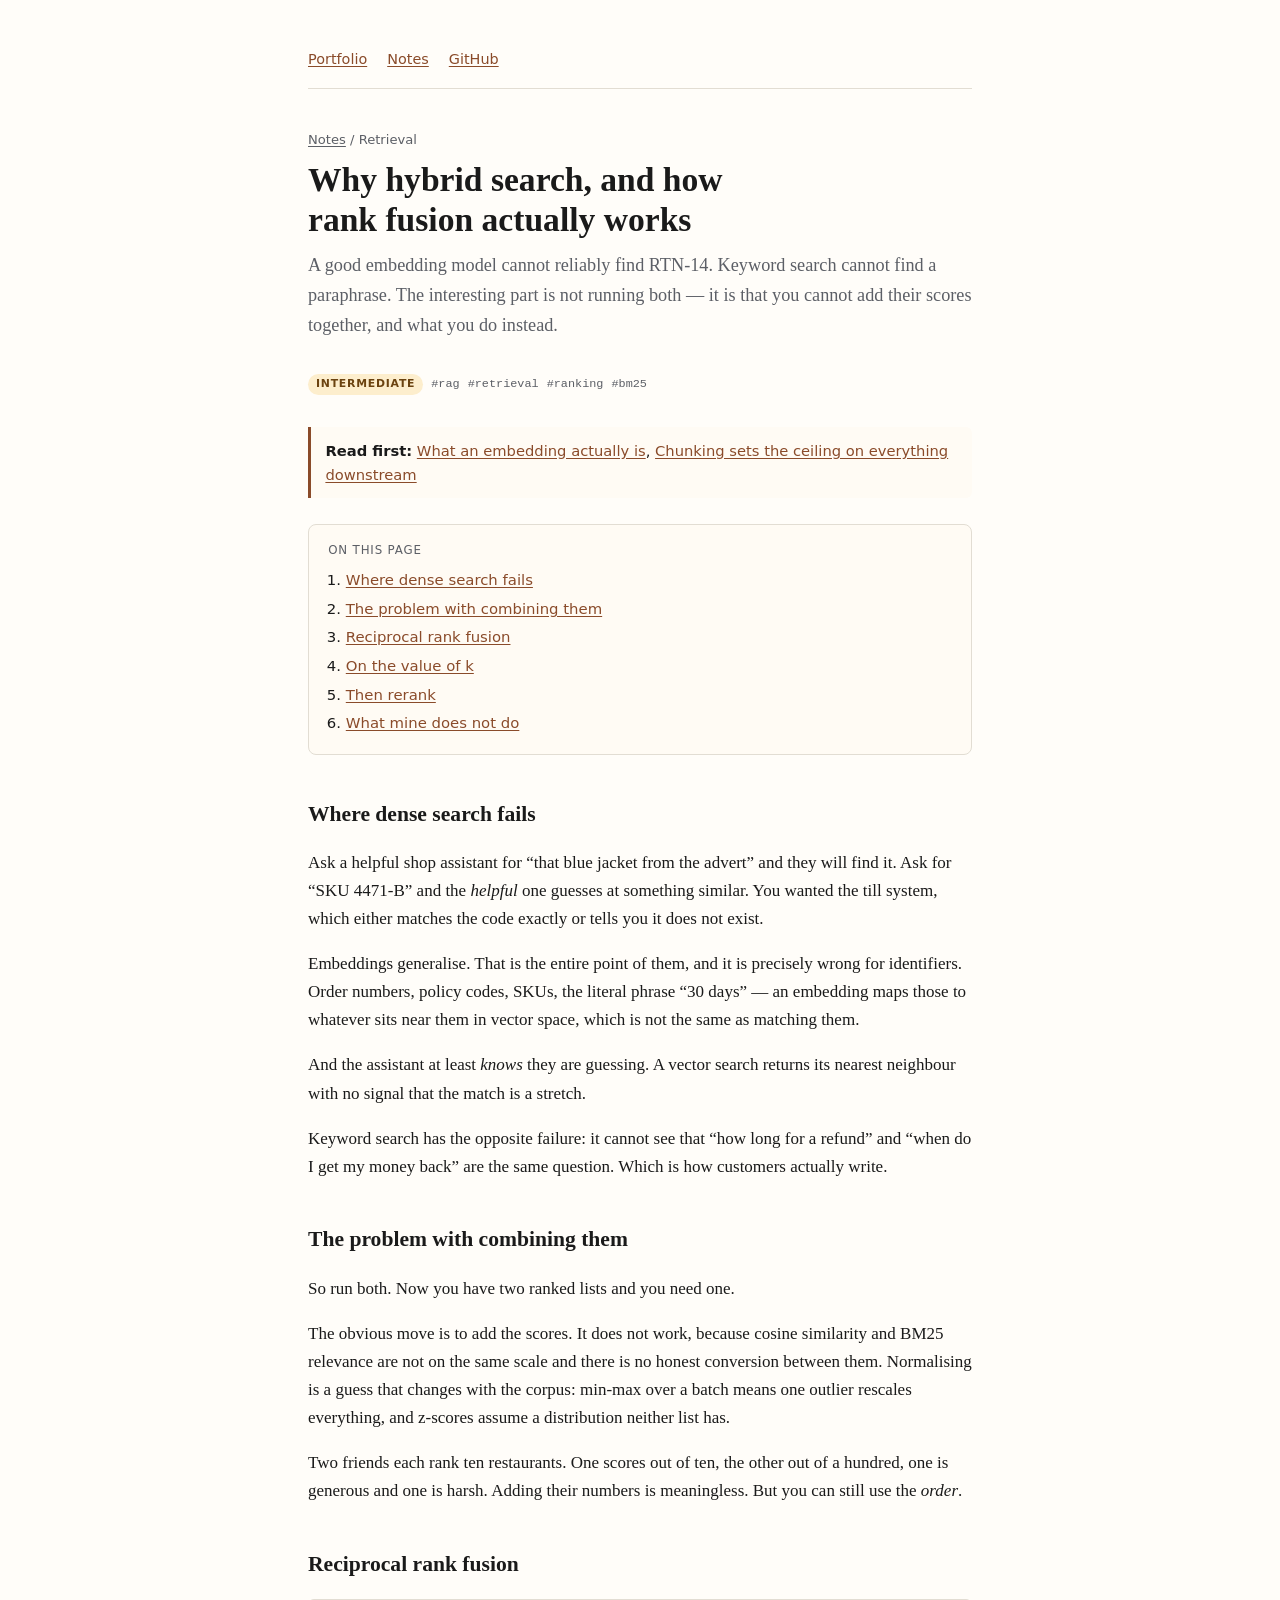
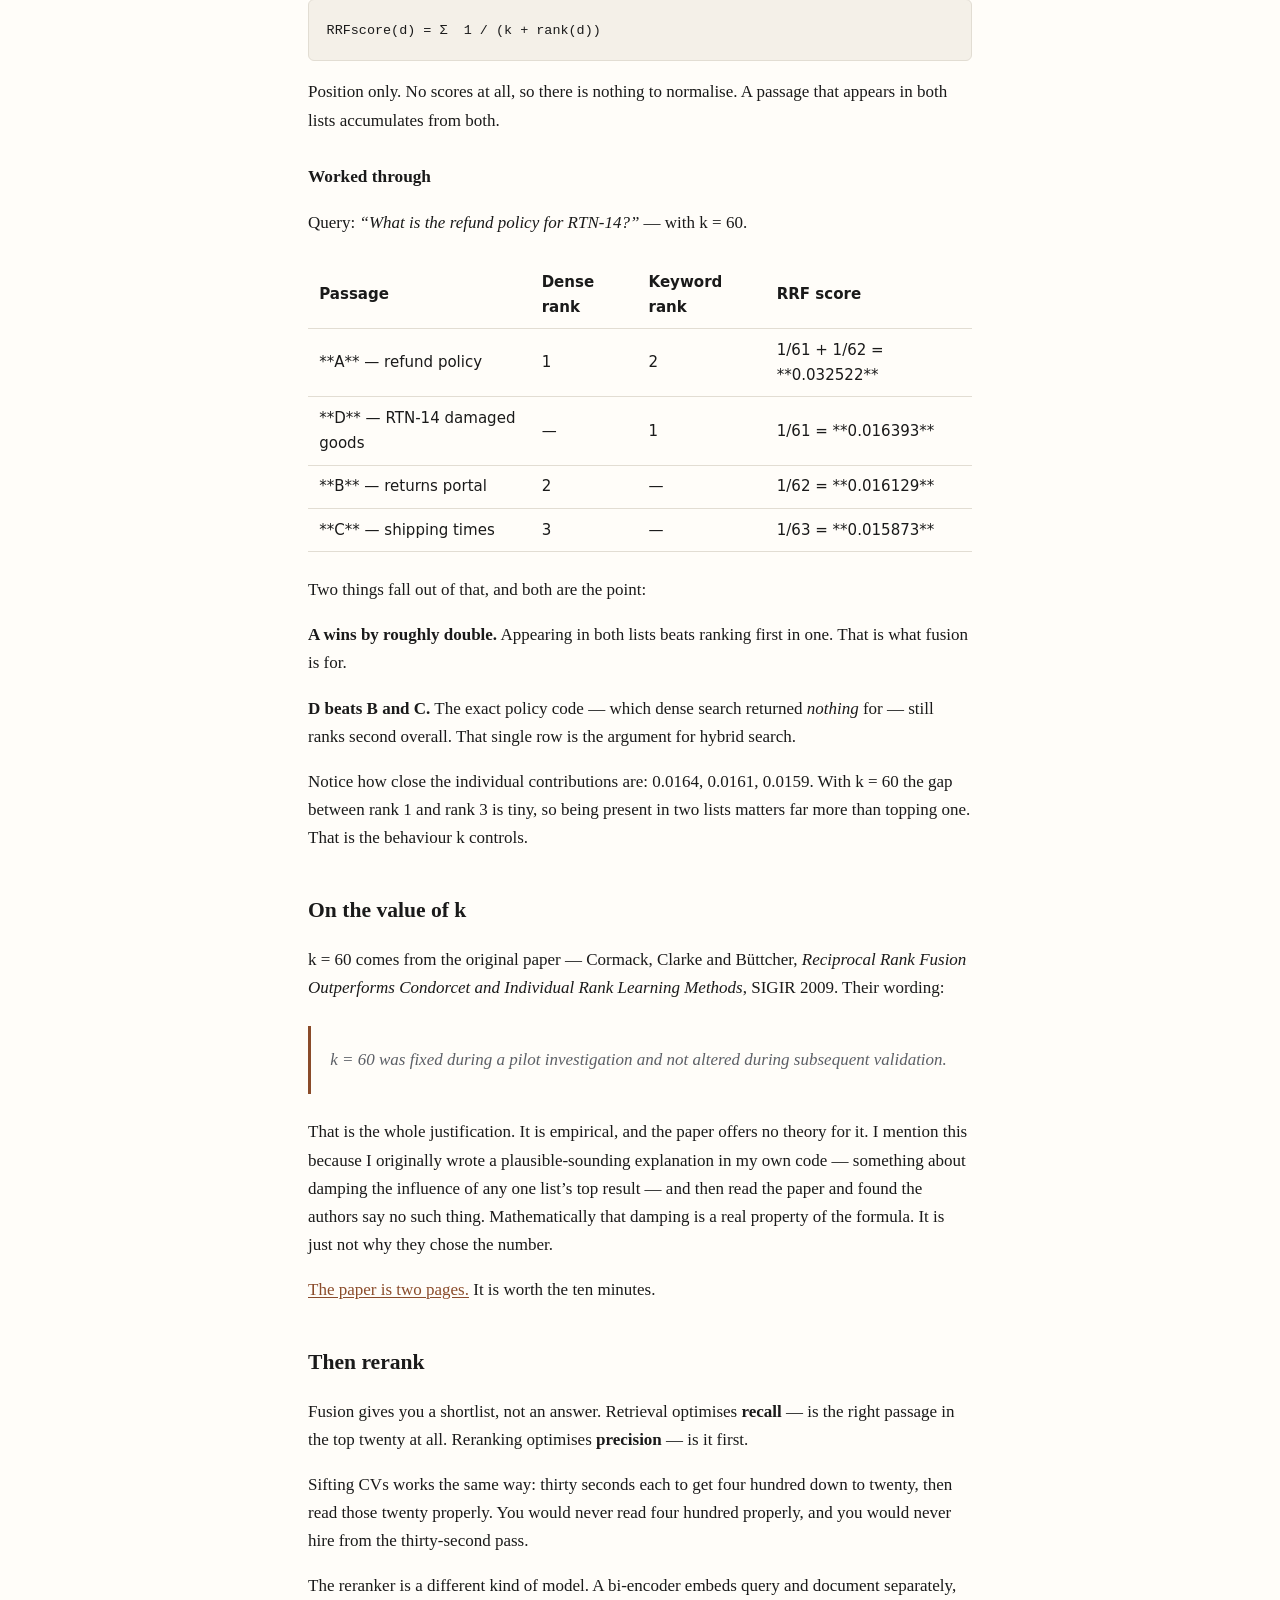
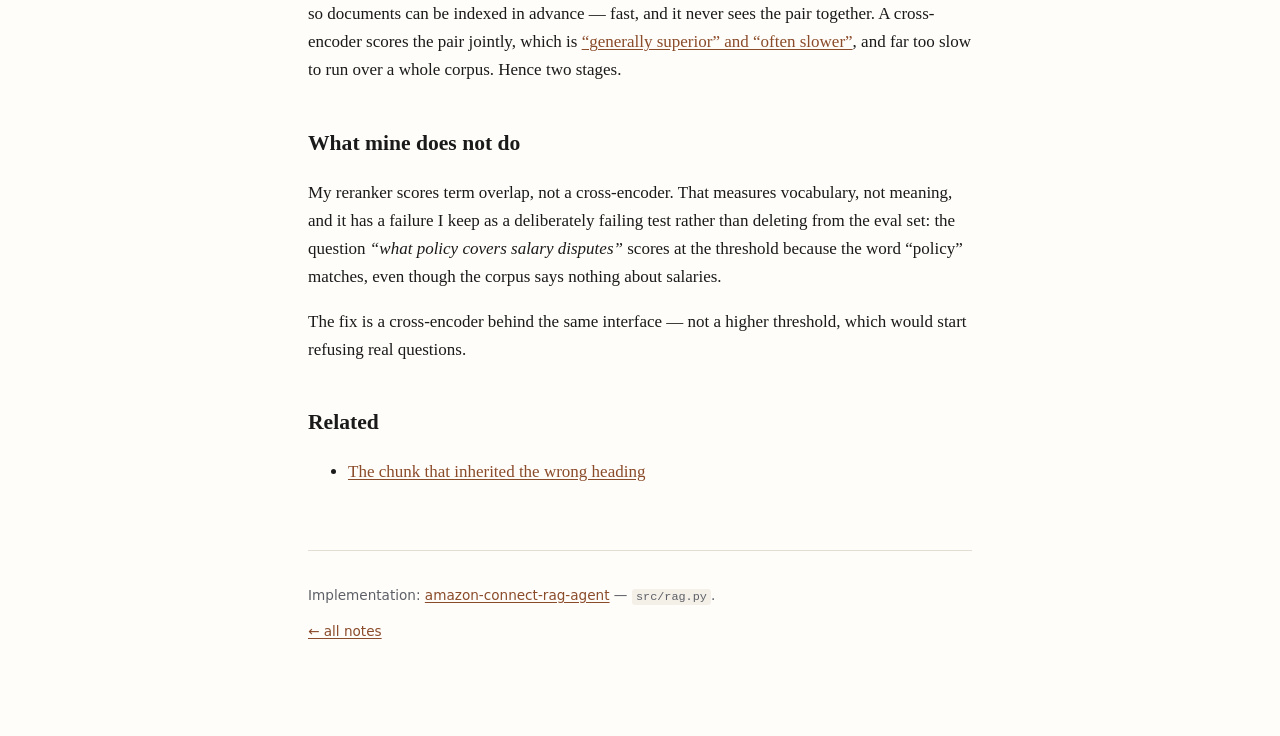
<file: learn/why-hybrid-search.html>
<!doctype html>
<html lang="en">
<head>
<meta charset="utf-8">
<meta name="viewport" content="width=device-width, initial-scale=1">
<title>Why hybrid search, and how rank fusion actually works — Notes — Sadhvi Sharma</title>
<meta name="description" content="Dense search cannot find RTN-14. Keyword search cannot find a paraphrase. Combining them needs rank, not score — worked through with real numbers.">
<link rel="stylesheet" href="style.css">
</head>
<body>
<div class="wrap">

<header class="site">
  <nav><a href="/">Portfolio</a><a href="/learn/">Notes</a><a href="https://github.com/sadvi11">GitHub</a></nav>
</header>

<p class="crumb"><a href="/learn/">Notes</a> / Retrieval</p>
<h1>Why hybrid search, and how rank fusion actually works</h1>
<p class="lede">A good embedding model cannot reliably find RTN-14. Keyword search cannot find a paraphrase. The interesting part is not running both — it is that you cannot add their scores together, and what you do instead.</p>
<p class="meta"><span class="lvl lvl-intermediate">intermediate</span><span class="tg">#rag</span><span class="tg">#retrieval</span><span class="tg">#ranking</span><span class="tg">#bm25</span></p>
<p class="prereq"><b>Read first:</b> <a href="what-is-an-embedding.html">What an embedding actually is</a>, <a href="chunking-sets-the-ceiling.html">Chunking sets the ceiling on everything downstream</a></p>

<nav class="toc">
  <p>On this page</p>
  <ol>
    <li><a href="#where-dense-search-fails">Where dense search fails</a></li>
    <li><a href="#the-problem-with-combining-them">The problem with combining them</a></li>
    <li><a href="#reciprocal-rank-fusion">Reciprocal rank fusion</a></li>
    <li><a href="#on-the-value-of-k">On the value of k</a></li>
    <li><a href="#then-rerank">Then rerank</a></li>
    <li><a href="#what-mine-does-not-do">What mine does not do</a></li>
  </ol>
</nav>

<h2 id="where-dense-search-fails">Where dense search fails<a class="anchor" href="#where-dense-search-fails">#</a></h2>
<p>Ask a helpful shop assistant for &ldquo;that blue jacket from the advert&rdquo; and they
will find it. Ask for &ldquo;SKU 4471-B&rdquo; and the <em>helpful</em> one guesses at
something similar. You wanted the till system, which either matches the code
exactly or tells you it does not exist.</p>
<p>Embeddings generalise. That is the entire point of them, and it is precisely
wrong for identifiers. Order numbers, policy codes, SKUs, the literal phrase
&ldquo;30 days&rdquo; — an embedding maps those to whatever sits near them in vector space,
which is not the same as matching them.</p>
<p>And the assistant at least <em>knows</em> they are guessing. A vector search
returns its nearest neighbour with no signal that the match is a stretch.</p>
<p>Keyword search has the opposite failure: it cannot see that &ldquo;how long for a
refund&rdquo; and &ldquo;when do I get my money back&rdquo; are the same question. Which is how
customers actually write.</p>
<h2 id="the-problem-with-combining-them">The problem with combining them<a class="anchor" href="#the-problem-with-combining-them">#</a></h2>
<p>So run both. Now you have two ranked lists and you need one.</p>
<p>The obvious move is to add the scores. It does not work, because cosine
similarity and BM25 relevance are not on the same scale and there is no honest
conversion between them. Normalising is a guess that changes with the corpus:
min-max over a batch means one outlier rescales everything, and z-scores assume
a distribution neither list has.</p>
<p>Two friends each rank ten restaurants. One scores out of ten, the other out
of a hundred, one is generous and one is harsh. Adding their numbers is
meaningless. But you can still use the <em>order</em>.</p>
<h2 id="reciprocal-rank-fusion">Reciprocal rank fusion<a class="anchor" href="#reciprocal-rank-fusion">#</a></h2>
<pre><code>RRFscore(d) = Σ  1 / (k + rank(d))
</code></pre>
<p>Position only. No scores at all, so there is nothing to normalise. A passage
that appears in both lists accumulates from both.</p>
<h3>Worked through</h3>
<p>Query: <em>&ldquo;What is the refund policy for RTN-14?&rdquo;</em> — with k = 60.</p>
<table>
<tr><th>Passage</th><th>Dense rank</th><th>Keyword rank</th><th>RRF score</th></tr>
<tr><td>**A** — refund policy</td><td>1</td><td>2</td><td>1/61 + 1/62 = **0.032522**</td></tr>
<tr><td>**D** — RTN-14 damaged goods</td><td>—</td><td>1</td><td>1/61 = **0.016393**</td></tr>
<tr><td>**B** — returns portal</td><td>2</td><td>—</td><td>1/62 = **0.016129**</td></tr>
<tr><td>**C** — shipping times</td><td>3</td><td>—</td><td>1/63 = **0.015873**</td></tr>
</table>

<p>Two things fall out of that, and both are the point:</p>
<p><strong>A wins by roughly double.</strong> Appearing in both lists beats
ranking first in one. That is what fusion is for.</p>
<p><strong>D beats B and C.</strong> The exact policy code — which dense search
returned <em>nothing</em> for — still ranks second overall. That single row is
the argument for hybrid search.</p>
<p>Notice how close the individual contributions are: 0.0164, 0.0161, 0.0159.
With k = 60 the gap between rank 1 and rank 3 is tiny, so being present in two
lists matters far more than topping one. That is the behaviour k controls.</p>
<h2 id="on-the-value-of-k">On the value of k<a class="anchor" href="#on-the-value-of-k">#</a></h2>
<p>k = 60 comes from the original paper — Cormack, Clarke and Büttcher,
<em>Reciprocal Rank Fusion Outperforms Condorcet and Individual Rank Learning
Methods</em>, SIGIR 2009. Their wording:</p>
<blockquote>
<p>k = 60 was fixed during a pilot investigation and not altered during
subsequent validation.</p>
</blockquote>
<p>That is the whole justification. It is empirical, and the paper offers no
theory for it. I mention this because I originally wrote a plausible-sounding
explanation in my own code — something about damping the influence of any one
list&rsquo;s top result — and then read the paper and found the authors say no such
thing. Mathematically that damping is a real property of the formula. It is
just not why they chose the number.</p>
<p><a href="https://cormack.uwaterloo.ca/cormacksigir09-rrf.pdf">The paper is two pages.</a>
It is worth the ten minutes.</p>
<h2 id="then-rerank">Then rerank<a class="anchor" href="#then-rerank">#</a></h2>
<p>Fusion gives you a shortlist, not an answer. Retrieval optimises
<strong>recall</strong> — is the right passage in the top twenty at all.
Reranking optimises <strong>precision</strong> — is it first.</p>
<p>Sifting CVs works the same way: thirty seconds each to get four hundred down
to twenty, then read those twenty properly. You would never read four hundred
properly, and you would never hire from the thirty-second pass.</p>
<p>The reranker is a different kind of model. A bi-encoder embeds query and
document separately, so documents can be indexed in advance — fast, and it never
sees the pair together. A cross-encoder scores the pair jointly, which is
<a href="https://github.com/UKPLab/sentence-transformers/blob/master/docs/cross_encoder/usage/usage.rst">&ldquo;generally superior&rdquo;
and &ldquo;often slower&rdquo;</a>, and far too slow to run over a whole corpus. Hence two
stages.</p>
<h2 id="what-mine-does-not-do">What mine does not do<a class="anchor" href="#what-mine-does-not-do">#</a></h2>
<p>My reranker scores term overlap, not a cross-encoder. That measures
vocabulary, not meaning, and it has a failure I keep as a deliberately failing
test rather than deleting from the eval set: the question <em>&ldquo;what policy
covers salary disputes&rdquo;</em> scores at the threshold because the word &ldquo;policy&rdquo;
matches, even though the corpus says nothing about salaries.</p>
<p>The fix is a cross-encoder behind the same interface — not a higher
threshold, which would start refusing real questions.</p>
<h2 id="related">Related</h2>
<ul>
  <li><a href="the-chunk-that-inherited-the-wrong-heading.html">The chunk that inherited the wrong heading</a></li>
</ul>

<footer>
  <p>Implementation: <a href="https://github.com/sadvi11/amazon-connect-rag-agent">amazon-connect-rag-agent</a> — <code>src/rag.py</code>.</p>

  <p><a href="/learn/">← all notes</a></p>
</footer>

</div>
</body>
</html>
</file>
<file: learn/style.css>
/* Learn section — deliberately plain. Reading is the feature. */
:root {
  --bg: #fffdf9; --fg: #1a1a1a; --muted: #5c5f66; --rule: #e2ddd3;
  --accent: #8a4b2a; --code-bg: #f4f0e8; --card: #fffbf4;
}
@media (prefers-color-scheme: dark) {
  :root:not([data-theme="light"]) {
    --bg: #14151a; --fg: #e8e6e1; --muted: #9aa0a8; --rule: #2b2d34;
    --accent: #e0996a; --code-bg: #1d1f26; --card: #191b21;
  }
}
:root[data-theme="dark"] {
  --bg: #14151a; --fg: #e8e6e1; --muted: #9aa0a8; --rule: #2b2d34;
  --accent: #e0996a; --code-bg: #1d1f26; --card: #191b21;
}
* { box-sizing: border-box; }
body {
  margin: 0; background: var(--bg); color: var(--fg);
  font: 17px/1.65 Charter, "Bitstream Charter", "Iowan Old Style", Georgia, serif;
  -webkit-font-smoothing: antialiased;
}
.wrap { max-width: 44rem; margin: 0 auto; padding: 3rem 1.25rem 5rem; }
a { color: var(--accent); text-underline-offset: 2px; }
a:hover { text-decoration-thickness: 2px; }
header.site { border-bottom: 1px solid var(--rule); padding-bottom: 1rem; margin-bottom: 2.5rem; }
header.site nav { display: flex; gap: 1.25rem; font-size: .9rem; font-family: system-ui, sans-serif; }
h1 { font-size: 2.1rem; line-height: 1.2; text-wrap: balance; margin: 0 0 .6rem; }
h2 { font-size: 1.35rem; margin: 2.6rem 0 .7rem; text-wrap: balance; }
h3 { font-size: 1.08rem; margin: 1.8rem 0 .5rem; }
.lede { font-size: 1.14rem; color: var(--muted); margin: 0 0 2rem; }
.meta { font-family: system-ui, sans-serif; font-size: .82rem; color: var(--muted); margin: 0 0 2rem; }
code { background: var(--code-bg); padding: .12em .35em; border-radius: 3px;
       font: .87em/1.5 ui-monospace, SFMono-Regular, Menlo, monospace; }
pre { background: var(--code-bg); padding: 1rem 1.1rem; border-radius: 6px;
      overflow-x: auto; border: 1px solid var(--rule); }
pre code { background: none; padding: 0; font-size: .84rem; }
blockquote { margin: 1.5rem 0; padding: .2rem 0 .2rem 1.2rem;
             border-left: 3px solid var(--accent); color: var(--muted); font-style: italic; }
table { border-collapse: collapse; width: 100%; margin: 1.5rem 0; font-size: .94rem;
        font-family: system-ui, sans-serif; display: block; overflow-x: auto; }
th, td { text-align: left; padding: .55rem .7rem; border-bottom: 1px solid var(--rule); }
th { font-weight: 600; }
img { max-width: 100%; height: auto; border-radius: 6px; border: 1px solid var(--rule); }
.card { display: block; border: 1px solid var(--rule); background: var(--card);
        border-radius: 8px; padding: 1.1rem 1.25rem; margin: 0 0 1rem;
        text-decoration: none; color: inherit; }
.card:hover { border-color: var(--accent); }
.card h3 { margin: 0 0 .3rem; font-size: 1.05rem; color: var(--accent); }
.card p { margin: 0; color: var(--muted); font-size: .95rem; }
.tag { display: inline-block; font-family: system-ui, sans-serif; font-size: .72rem;
       text-transform: uppercase; letter-spacing: .06em; color: var(--muted);
       border: 1px solid var(--rule); border-radius: 99px; padding: .1rem .55rem;
       margin: 0 0 .8rem; }
footer { border-top: 1px solid var(--rule); margin-top: 4rem; padding-top: 1.2rem;
         font-family: system-ui, sans-serif; font-size: .85rem; color: var(--muted); }

/* --- reference additions --- */
.crumb { font-family: system-ui, sans-serif; font-size: .82rem; color: var(--muted); margin: 0 0 .6rem; }
.crumb a { color: var(--muted); }
.lvl { display: inline-block; font-family: system-ui, sans-serif; font-size: .68rem;
       text-transform: uppercase; letter-spacing: .07em; padding: .12rem .5rem;
       border-radius: 99px; margin-right: .5rem; font-weight: 600; }
.lvl-basic        { background: #d8f0dd; color: #16502a; }
.lvl-intermediate { background: #fdeecd; color: #6b4310; }
.lvl-advanced     { background: #f6dcd8; color: #6d2018; }
@media (prefers-color-scheme: dark) {
  :root:not([data-theme="light"]) .lvl-basic        { background: #1c3a26; color: #a8e0ba; }
  :root:not([data-theme="light"]) .lvl-intermediate { background: #3d2f14; color: #f0cf94; }
  :root:not([data-theme="light"]) .lvl-advanced     { background: #3d1f1c; color: #f0b4ab; }
}
.tg { font-family: ui-monospace, Menlo, monospace; font-size: .74rem;
      color: var(--muted); margin-right: .5rem; }
.toc { border: 1px solid var(--rule); background: var(--card); border-radius: 8px;
       padding: 1rem 1.2rem .9rem; margin: 0 0 2.2rem; }
.toc p { font-family: system-ui, sans-serif; font-size: .74rem; text-transform: uppercase;
         letter-spacing: .07em; color: var(--muted); margin: 0 0 .5rem; }
.toc ol { margin: 0; padding-left: 1.1rem; font-family: system-ui, sans-serif; font-size: .93rem; }
.toc li { margin-bottom: .25rem; }
.prereq { font-family: system-ui, sans-serif; font-size: .92rem; background: var(--card);
          border-left: 3px solid var(--accent); padding: .7rem .9rem; border-radius: 0 6px 6px 0;
          margin: 0 0 1.6rem; }
.anchor { opacity: 0; margin-left: .4rem; text-decoration: none; color: var(--muted);
          font-weight: 400; }
h2:hover .anchor { opacity: 1; }
.cardmeta { margin: .6rem 0 0 !important; }
.topic-blurb { color: var(--muted); font-size: .95rem; margin: -.4rem 0 1rem; }
</file>
